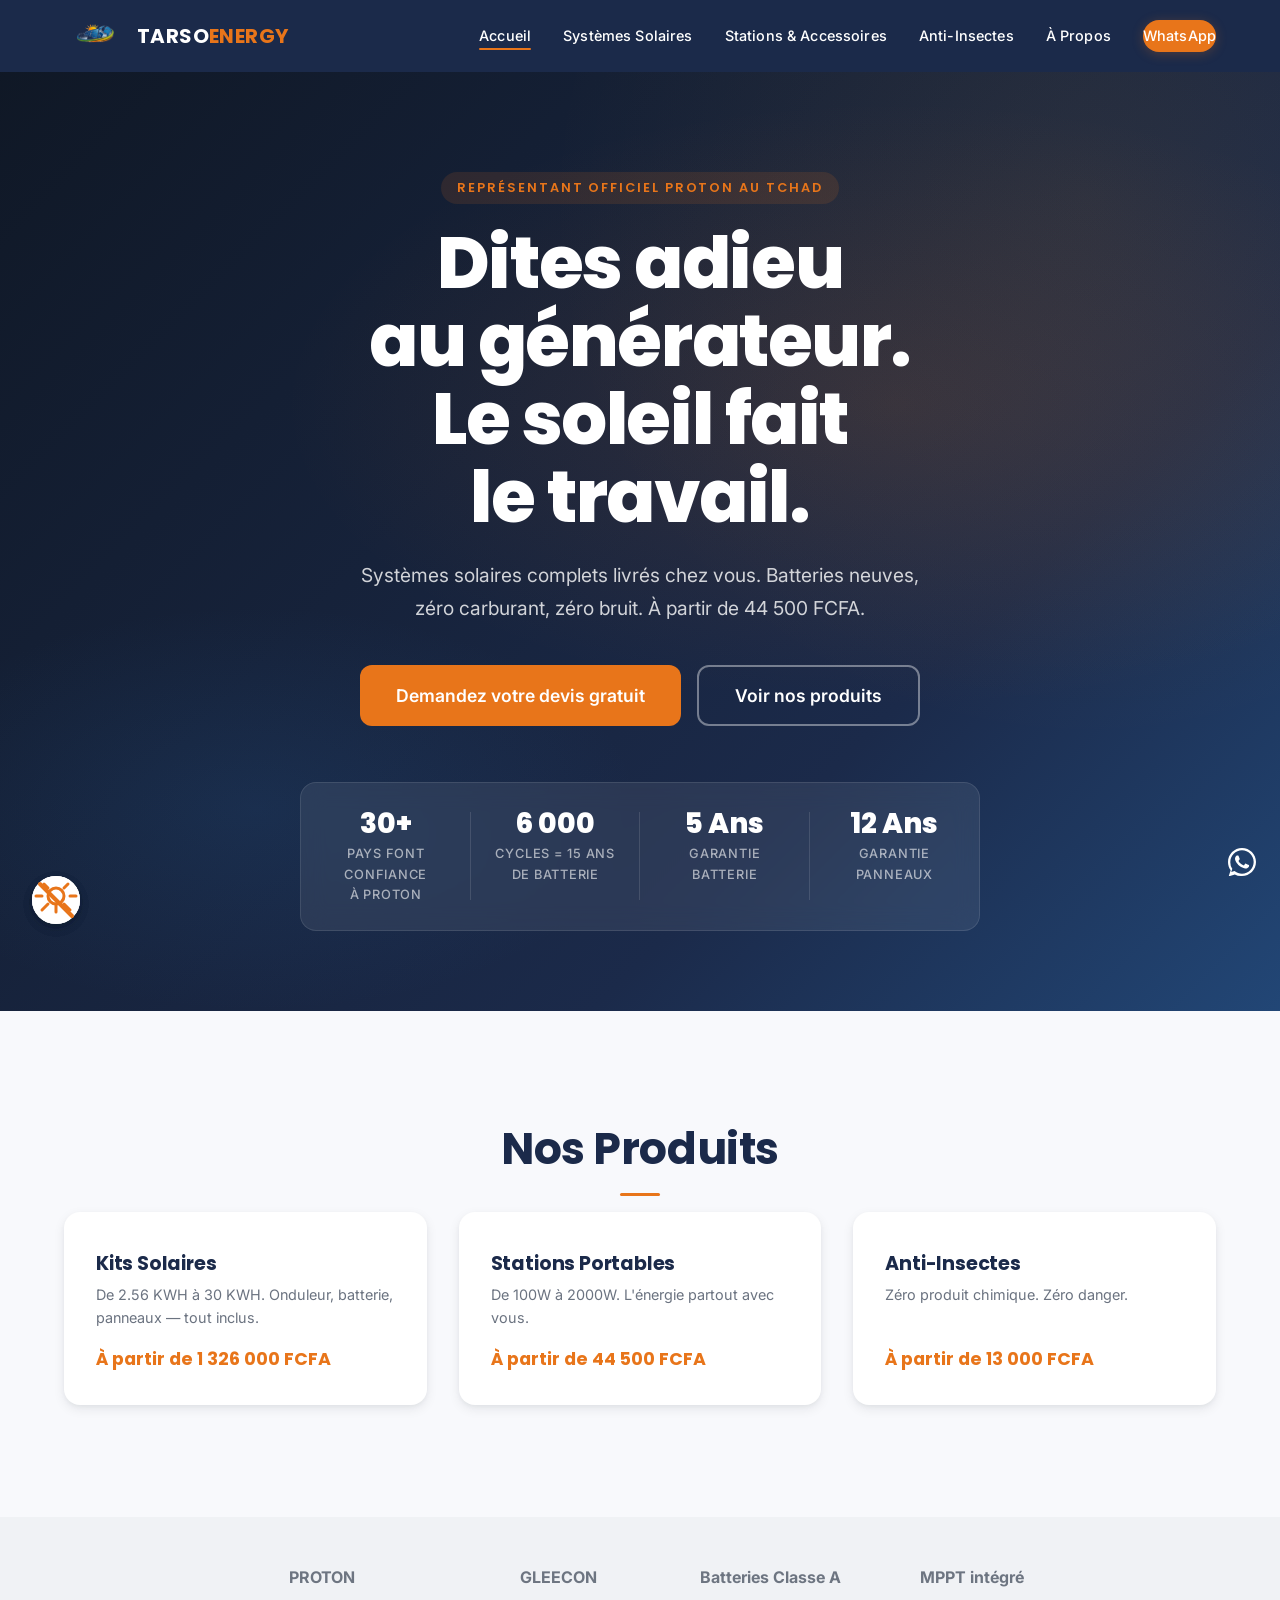
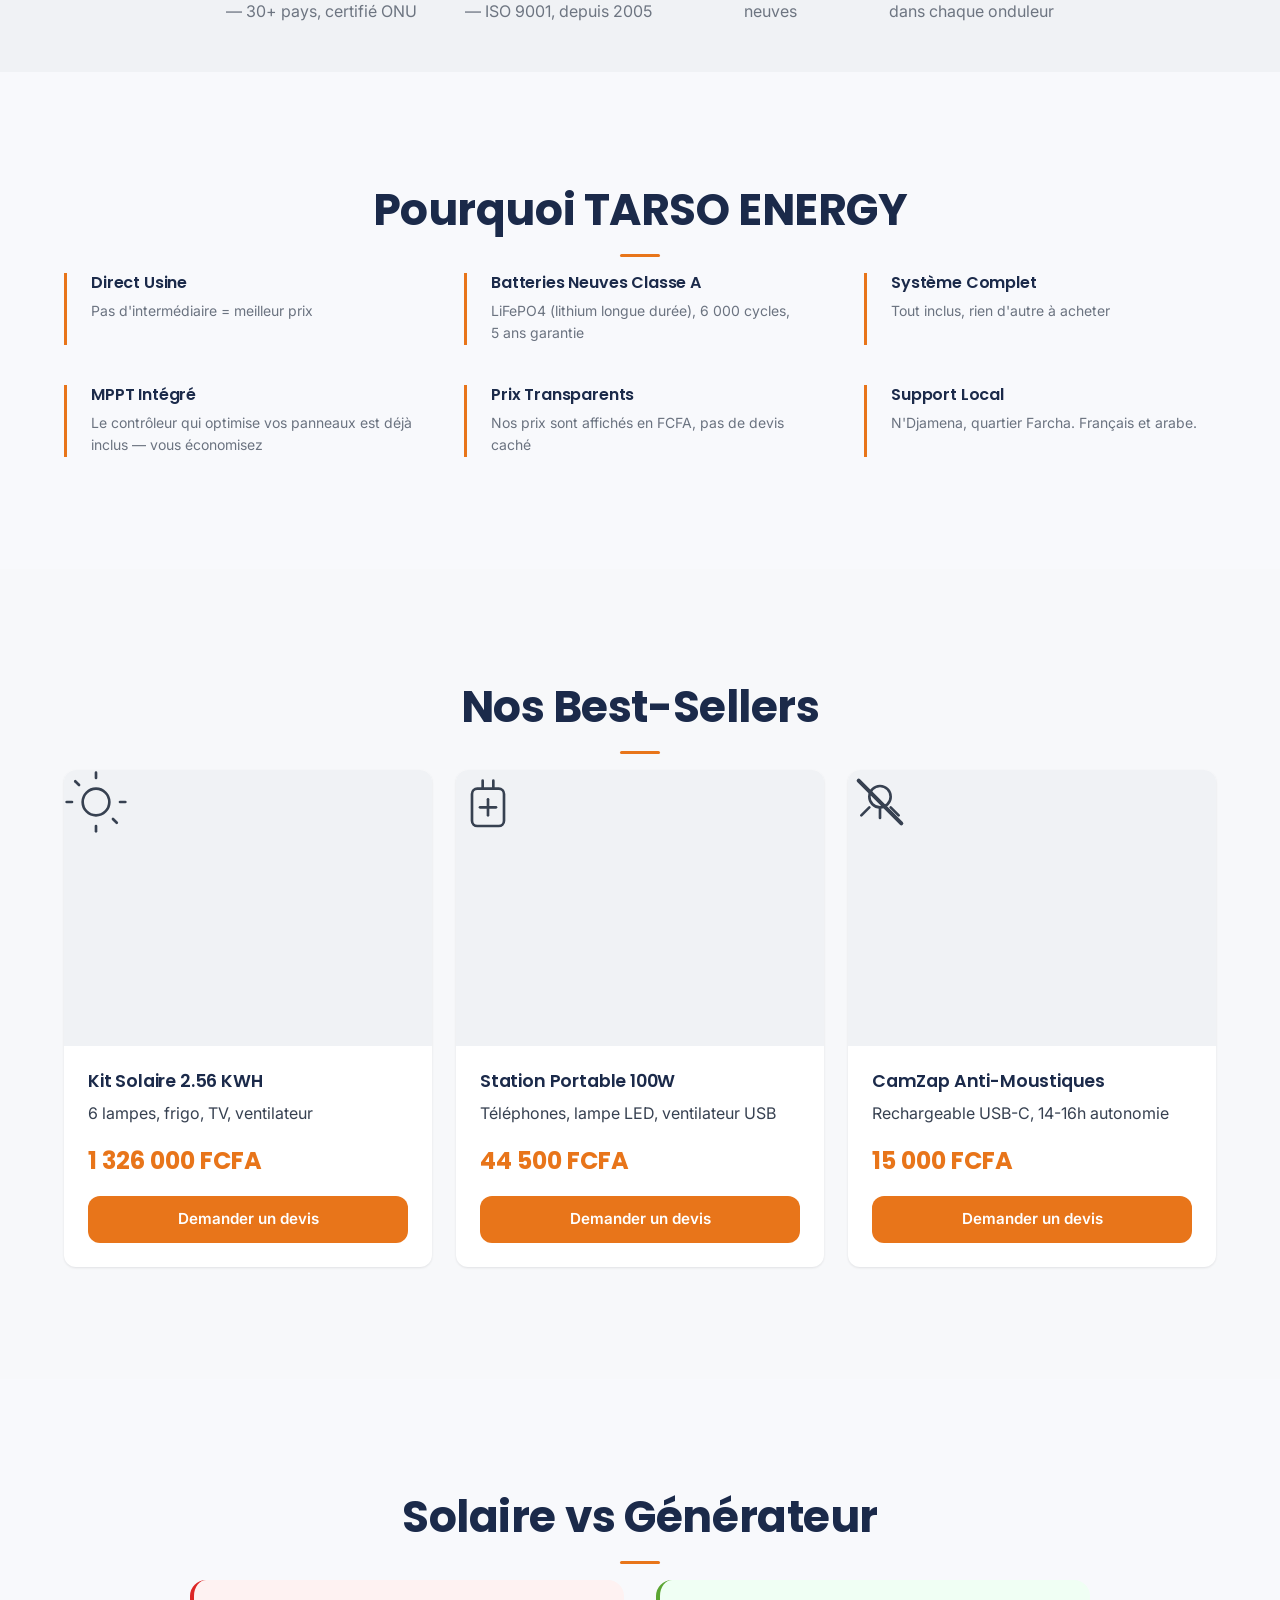
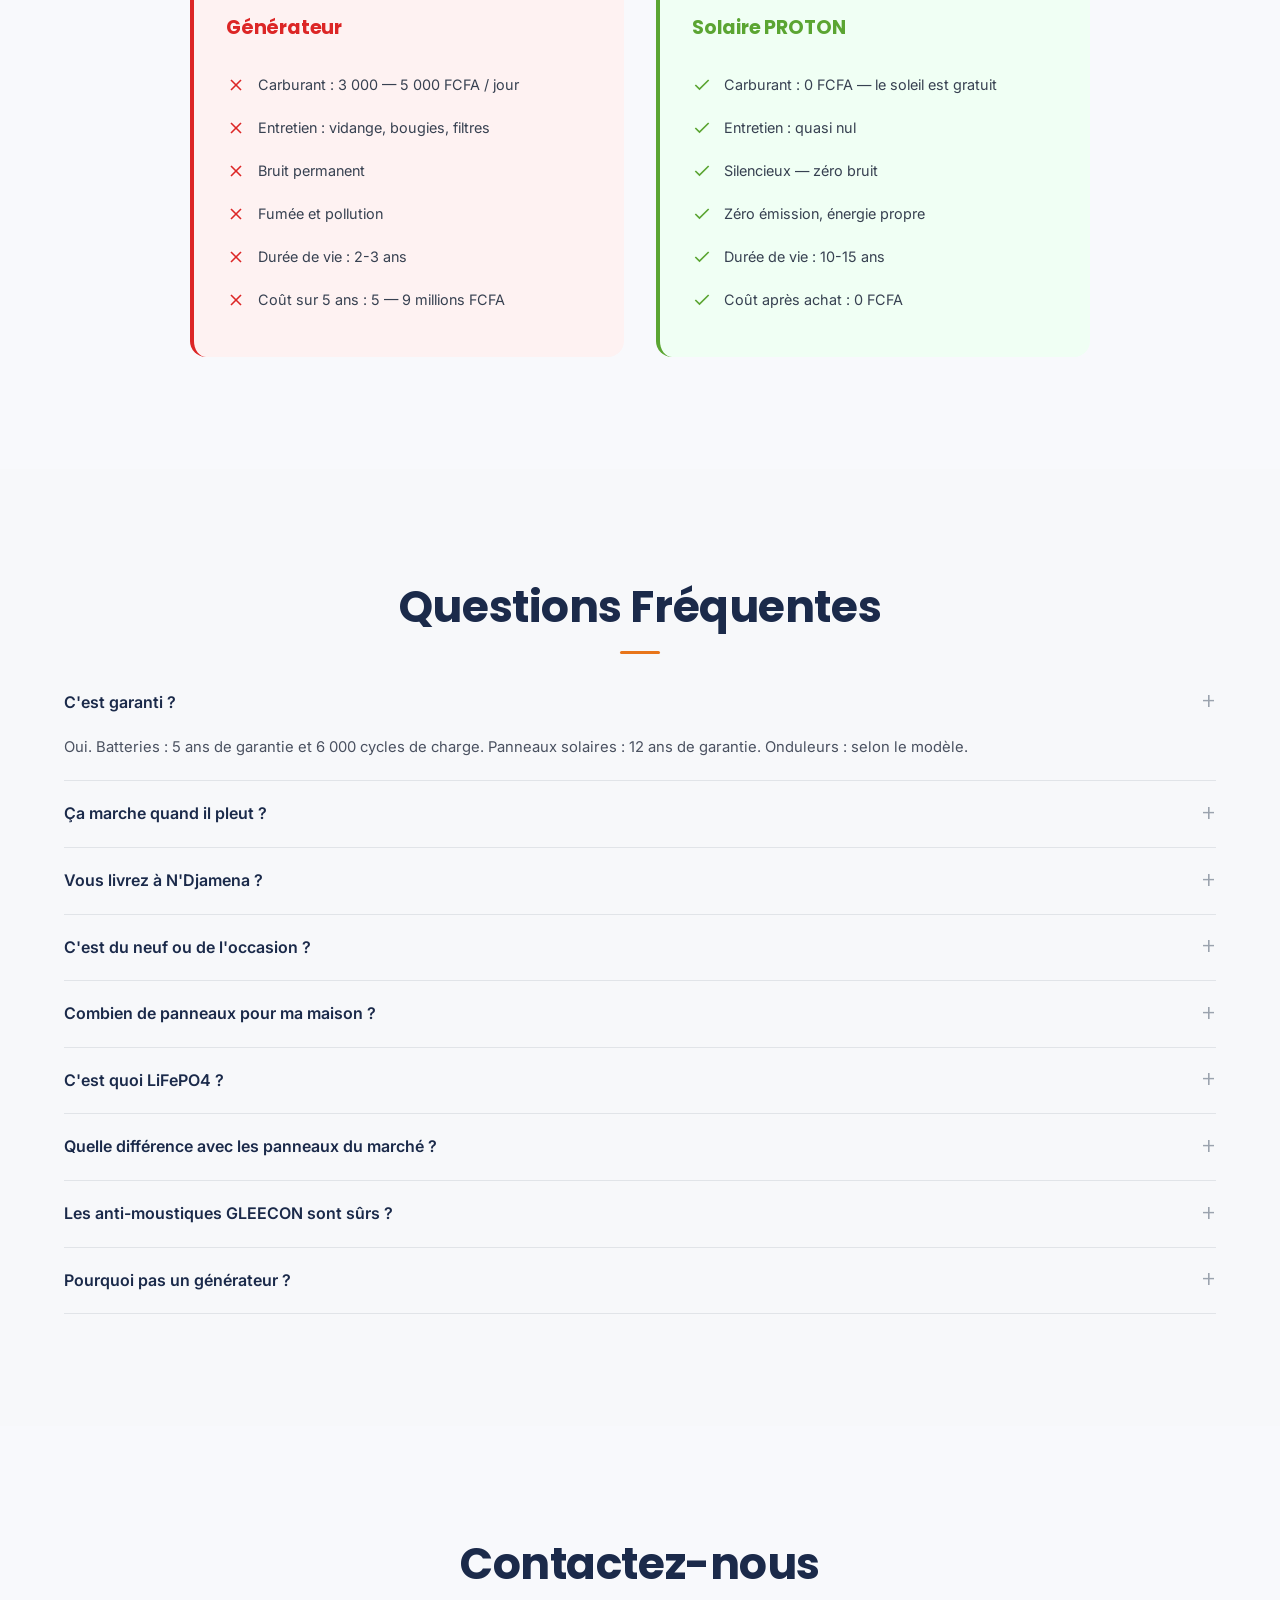
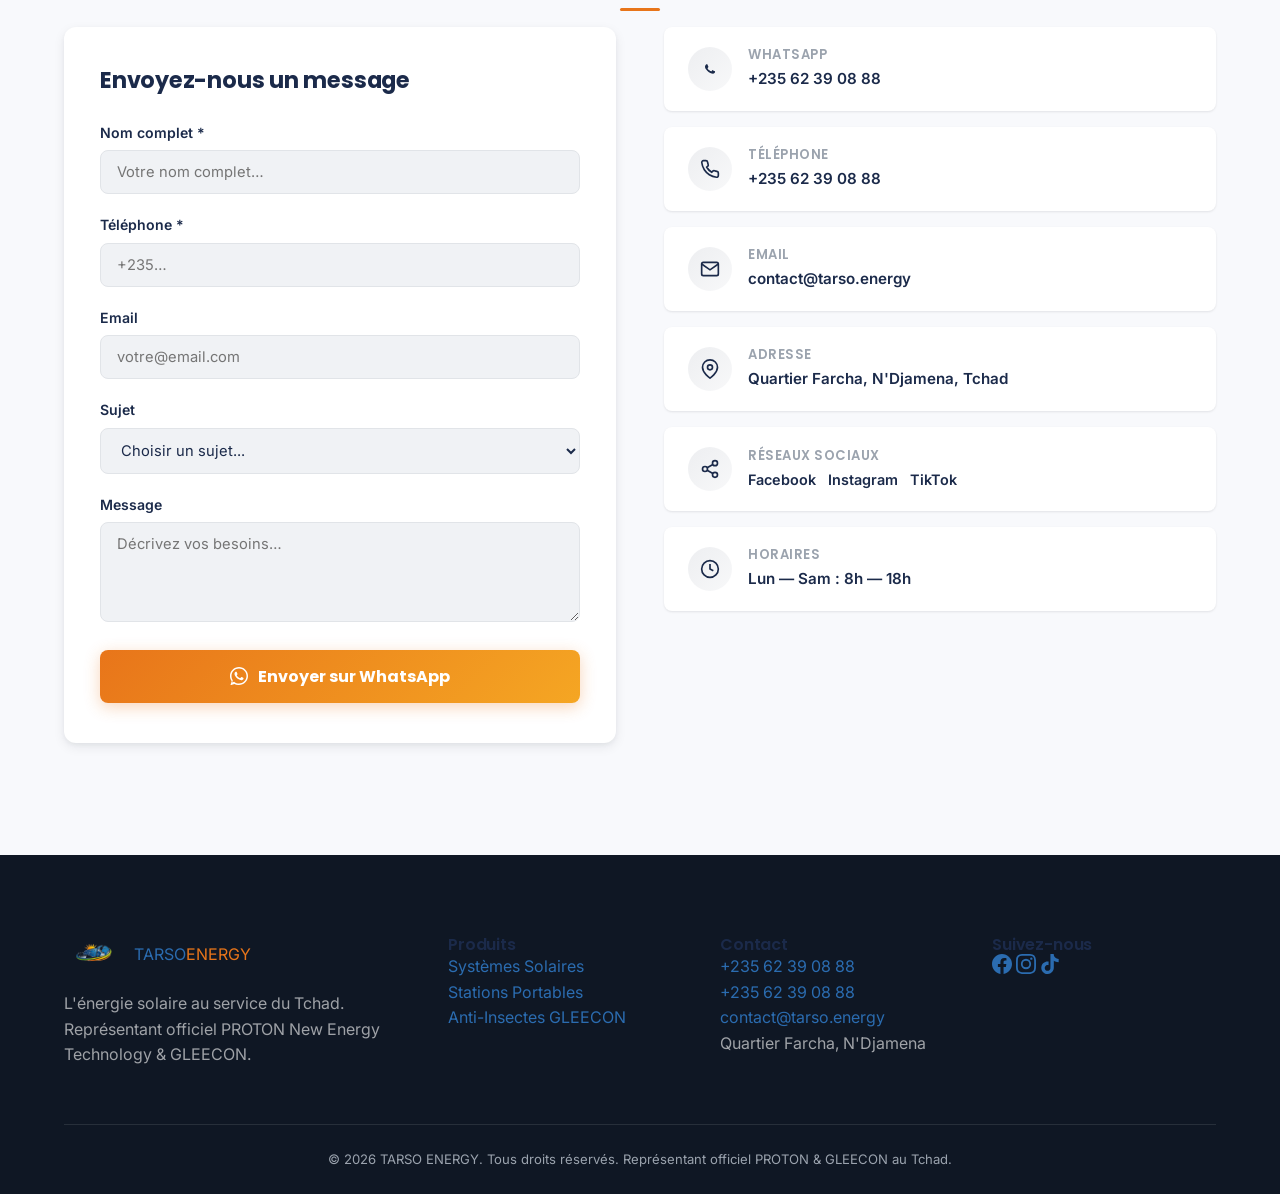
<file: website/index.html>
<!DOCTYPE html>
<html lang="fr">
<head>
  <meta charset="UTF-8">
  <meta name="viewport" content="width=device-width, initial-scale=1.0">
  <meta name="theme-color" content="#1B2A4A">
  <title>TARSO ENERGY — L'énergie solaire au service du Tchad</title>
  <meta name="description" content="Kits solaires complets, stations portables et anti-moustiques écologiques au Tchad. Direct usine PROTON. Batteries neuves LiFePO4. Prix justes en FCFA.">
  <meta property="og:title" content="TARSO ENERGY — L'énergie solaire au service du Tchad">
  <meta property="og:description" content="Kits solaires complets, stations portables et anti-moustiques écologiques au Tchad. Direct usine PROTON. Batteries neuves LiFePO4. Prix justes en FCFA.">
  <meta property="og:image" content="https://www.tarso.energy/assets/images/logo-full.jpeg">
  <meta property="og:type" content="website">
  <meta property="og:locale" content="fr_FR">
  <meta property="og:url" content="https://www.tarso.energy/">
  <link rel="canonical" href="https://www.tarso.energy/">
  <link rel="preconnect" href="https://fonts.googleapis.com">
  <link rel="preconnect" href="https://fonts.gstatic.com" crossorigin>
  <link rel="stylesheet" href="https://fonts.googleapis.com/css2?family=Inter:wght@300;400;500;600&family=Poppins:wght@400;500;600;700;800&display=swap">
  <link rel="stylesheet" href="assets/css/style.css">
  <script src="https://identity.netlify.com/v1/netlify-identity-widget.js" defer></script>
  <script type="application/ld+json">
  {
    "@context": "https://schema.org",
    "@graph": [
      {
        "@type": ["LocalBusiness", "Organization"],
        "@id": "https://www.tarso.energy/#organization",
        "name": "TARSO ENERGY",
        "legalName": "TARSO CONSULTING",
        "description": "Représentant officiel PROTON New Energy Technology et GLEECON au Tchad. Kits solaires complets, stations portables et anti-moustiques écologiques.",
        "url": "https://www.tarso.energy",
        "telephone": "+23562390888",
        "email": "contact@tarso.energy",
        "address": {
          "@type": "PostalAddress",
          "streetAddress": "Quartier Farcha",
          "addressLocality": "N'Djamena",
          "addressCountry": "TD"
        },
        "openingHours": "Mo-Sa 08:00-18:00",
        "sameAs": [
          "https://www.facebook.com/tarso.energy",
          "https://www.instagram.com/tarso.energy",
          "https://www.tiktok.com/@tarso.energy"
        ],
        "priceRange": "44500 FCFA - 5000000 FCFA",
        "image": "https://www.tarso.energy/assets/images/logo-full.jpeg",
        "logo": "https://www.tarso.energy/assets/images/logo-full.jpeg"
      },
      {
        "@type": "Product",
        "name": "Kit Solaire 2.56 KWH",
        "description": "Système solaire complet avec onduleur 3KW, batterie LiFePO4 2.56KWH et 2 panneaux 620W",
        "brand": {
          "@type": "Brand",
          "name": "PROTON"
        },
        "offers": {
          "@type": "Offer",
          "price": "1326000",
          "priceCurrency": "XAF",
          "availability": "https://schema.org/InStock",
          "url": "https://www.tarso.energy"
        },
        "image": "https://www.tarso.energy/assets/images/logo-full.jpeg"
      },
      {
        "@type": "Product",
        "name": "Station Portable 100W",
        "description": "Station d'énergie portable 100W avec batterie 97.2WH",
        "brand": {
          "@type": "Brand",
          "name": "PROTON"
        },
        "offers": {
          "@type": "Offer",
          "price": "44500",
          "priceCurrency": "XAF",
          "availability": "https://schema.org/InStock",
          "url": "https://www.tarso.energy"
        },
        "image": "https://www.tarso.energy/assets/images/logo-full.jpeg"
      },
      {
        "@type": "Product",
        "name": "CamZap Anti-Moustiques GH-7DC",
        "description": "Anti-moustiques rechargeable UV-A LED, USB-C, 14-16h autonomie, sans produit chimique",
        "brand": {
          "@type": "Brand",
          "name": "GLEECON"
        },
        "offers": {
          "@type": "Offer",
          "price": "15000",
          "priceCurrency": "XAF",
          "availability": "https://schema.org/InStock",
          "url": "https://www.tarso.energy"
        },
        "image": "https://www.tarso.energy/assets/images/logo-full.jpeg"
      },
      {
        "@type": "FAQPage",
        "@id": "https://www.tarso.energy/#faq",
        "mainEntity": [
          {
            "@type": "Question",
            "name": "Quelle est la durée de vie des batteries ?",
            "acceptedAnswer": {
              "@type": "Answer",
              "text": "Nos batteries LiFePO4 Classe A ont une durée de vie de 6 000 cycles, soit environ 15 ans d'utilisation quotidienne. Elles sont garanties 5 ans."
            }
          },
          {
            "@type": "Question",
            "name": "Le kit solaire peut alimenter quoi ?",
            "acceptedAnswer": {
              "@type": "Answer",
              "text": "Le kit 2.56 KWH peut alimenter 6 lampes, un frigo, une TV et un ventilateur. Pour climatiseur et plus, nous recommandons les systèmes 10 KWH ou 20 KWH."
            }
          },
          {
            "@type": "Question",
            "name": "Comment commander ?",
            "acceptedAnswer": {
              "@type": "Answer",
              "text": "Contactez-nous sur WhatsApp au +235 62 39 08 88. Nous vous conseillons le système adapté à vos besoins et organisons la livraison à N'Djamena."
            }
          }
        ]
      }
    ]
  }
  </script>
</head>
<body>

  <!-- Skip Link -->
  <a href="#main" class="skip-link">Aller au contenu principal</a>

  <!-- Promo Banner -->
  <div id="promoBanner" class="promo-banner" role="alert" aria-live="polite" style="display:none;"></div>

  <!-- Navigation -->
  <nav class="navbar" id="navbar" aria-label="Navigation principale">
    <div class="container">
      <a href="index.html" class="nav-logo">
        <img src="assets/images/logo-icon.png" alt="Tarso Energy" width="42" height="42">
        <span class="nav-logo-text"><span class="logo-tarso">TARSO</span><span class="logo-energy">ENERGY</span></span>
      </a>
      <button class="nav-toggle" id="hamburger" aria-label="Menu">
        <span></span><span></span><span></span>
      </button>
      <ul class="nav-links" id="navLinks">
        <li><a href="index.html" class="active">Accueil</a></li>
        <li><a href="systemes-solaires.html">Systèmes Solaires</a></li>
        <li><a href="stations-portables.html">Stations & Accessoires</a></li>
        <li><a href="anti-insectes.html">Anti-Insectes</a></li>
        <li><a href="a-propos.html">À Propos</a></li>
        <li><a href="https://wa.me/23562390888" class="nav-cta" target="_blank" rel="noopener">WhatsApp</a></li>
      </ul>
    </div>
  </nav>
  <div class="nav-overlay" id="navOverlay" role="button" tabindex="-1" aria-label="Fermer le menu"></div>

  <main id="main">

    <!-- ===================== HERO ===================== -->
    <section class="hero hero-gradient">
      <div class="container hero-content">
        <span class="hero-tag">Représentant officiel PROTON au Tchad</span>
        <h1>Dites adieu au générateur.<br>Le soleil fait le&nbsp;travail.</h1>
        <p class="hero-subtitle">Systèmes solaires complets livrés chez vous. Batteries neuves, zéro carburant, zéro bruit. À&nbsp;partir de&nbsp;44&nbsp;500&nbsp;FCFA.</p>
        <div class="hero-cta">
          <a href="https://wa.me/23562390888?text=Bonjour%2C%20je%20voudrais%20un%20devis%20pour%20un%20kit%20solaire." class="btn btn-accent btn-lg" target="_blank" rel="noopener">Demandez votre devis gratuit</a>
          <a href="#produits" class="btn btn-outline btn-lg">Voir nos produits</a>
        </div>
        <div class="hero-stats">
          <div class="hero-stat">
            <span class="hero-stat-number">30+</span>
            <span class="hero-stat-label">Pays font confiance à&nbsp;PROTON</span>
          </div>
          <div class="hero-stat">
            <span class="hero-stat-number">6&nbsp;000</span>
            <span class="hero-stat-label">Cycles = 15&nbsp;ans de batterie</span>
          </div>
          <div class="hero-stat">
            <span class="hero-stat-number">5&nbsp;Ans</span>
            <span class="hero-stat-label">Garantie batterie</span>
          </div>
          <div class="hero-stat">
            <span class="hero-stat-number">12&nbsp;Ans</span>
            <span class="hero-stat-label">Garantie panneaux</span>
          </div>
        </div>
      </div>
    </section>

    <!-- ===================== PRODUCT CATEGORIES ===================== -->
    <section class="section" id="produits">
      <div class="container">
        <h2 class="section-title">Nos Produits</h2>
        <div class="categories-grid">

          <a href="systemes-solaires.html" class="category-card">
            <div class="category-card-icon">
              <svg width="48" height="48" viewBox="0 0 24 24" fill="none" stroke="currentColor" stroke-width="1.5" stroke-linecap="round" stroke-linejoin="round" aria-hidden="true">
                <circle cx="12" cy="12" r="5"/>
                <line x1="12" y1="1" x2="12" y2="3"/>
                <line x1="12" y1="21" x2="12" y2="23"/>
                <line x1="4.22" y1="4.22" x2="5.64" y2="5.64"/>
                <line x1="18.36" y1="18.36" x2="19.78" y2="19.78"/>
                <line x1="1" y1="12" x2="3" y2="12"/>
                <line x1="21" y1="12" x2="23" y2="12"/>
                <line x1="4.22" y1="19.78" x2="5.64" y2="18.36"/>
                <line x1="18.36" y1="5.64" x2="19.78" y2="4.22"/>
              </svg>
            </div>
            <div class="category-card-body">
              <h3 class="category-card-title">Kits Solaires</h3>
              <p class="category-card-desc">De 2.56 KWH à 30 KWH. Onduleur, batterie, panneaux — tout inclus.</p>
              <span class="category-card-price">À partir de 1&nbsp;326&nbsp;000&nbsp;FCFA</span>
            </div>
          </a>

          <a href="stations-portables.html" class="category-card">
            <div class="category-card-icon">
              <svg width="48" height="48" viewBox="0 0 24 24" fill="none" stroke="currentColor" stroke-width="1.5" stroke-linecap="round" stroke-linejoin="round" aria-hidden="true">
                <rect x="6" y="7" width="12" height="14" rx="2"/>
                <line x1="10" y1="7" x2="10" y2="4"/>
                <line x1="14" y1="7" x2="14" y2="4"/>
                <line x1="10" y1="4" x2="14" y2="4"/>
                <line x1="12" y1="11" x2="12" y2="17"/>
                <line x1="9" y1="14" x2="15" y2="14"/>
              </svg>
            </div>
            <div class="category-card-body">
              <h3 class="category-card-title">Stations Portables</h3>
              <p class="category-card-desc">De 100W à 2000W. L'énergie partout avec vous.</p>
              <span class="category-card-price">À partir de 44&nbsp;500&nbsp;FCFA</span>
            </div>
          </a>

          <a href="anti-insectes.html" class="category-card">
            <div class="category-card-icon">
              <svg width="48" height="48" viewBox="0 0 24 24" fill="none" stroke="currentColor" stroke-width="1.5" stroke-linecap="round" stroke-linejoin="round" aria-hidden="true">
                <circle cx="12" cy="10" r="4"/>
                <path d="M12 14v4"/>
                <path d="M8 6l-2-2"/>
                <path d="M16 6l2-2"/>
                <path d="M8 14l-3 3"/>
                <path d="M16 14l3 3"/>
                <path d="M5 10H2"/>
                <path d="M22 10h-3"/>
                <line x1="4" y1="4" x2="20" y2="20" stroke-width="2"/>
              </svg>
            </div>
            <div class="category-card-body">
              <h3 class="category-card-title">Anti-Insectes</h3>
              <p class="category-card-desc">Zéro produit chimique. Zéro danger.</p>
              <span class="category-card-price">À partir de 13&nbsp;000&nbsp;FCFA</span>
            </div>
          </a>

        </div>
      </div>
    </section>

    <!-- ===================== TRUST BAR ===================== -->
    <section class="trust-bar">
      <div class="container">
        <div class="trust-bar-inner">
          <div class="trust-item">
            <strong>PROTON</strong> — 30+ pays, certifié ONU
          </div>
          <div class="trust-item">
            <strong>GLEECON</strong> — ISO 9001, depuis 2005
          </div>
          <div class="trust-item">
            <strong>Batteries Classe A</strong> neuves
          </div>
          <div class="trust-item">
            <strong>MPPT intégré</strong> dans chaque onduleur
          </div>
        </div>
      </div>
    </section>

    <!-- ===================== POURQUOI TARSO ENERGY ===================== -->
    <section class="section">
      <div class="container">
        <h2 class="section-title">Pourquoi TARSO ENERGY</h2>
        <div class="advantages-grid">

          <div class="advantage-item">
            <h3 class="advantage-title">Direct Usine</h3>
            <p class="advantage-desc">Pas d'intermédiaire = meilleur prix</p>
          </div>

          <div class="advantage-item">
            <h3 class="advantage-title">Batteries Neuves Classe A</h3>
            <p class="advantage-desc">LiFePO4 (lithium longue durée), 6&nbsp;000 cycles, 5&nbsp;ans garantie</p>
          </div>

          <div class="advantage-item">
            <h3 class="advantage-title">Système Complet</h3>
            <p class="advantage-desc">Tout inclus, rien d'autre à acheter</p>
          </div>

          <div class="advantage-item">
            <h3 class="advantage-title">MPPT Intégré</h3>
            <p class="advantage-desc">Le contrôleur qui optimise vos panneaux est déjà inclus — vous économisez</p>
          </div>

          <div class="advantage-item">
            <h3 class="advantage-title">Prix Transparents</h3>
            <p class="advantage-desc">Nos prix sont affichés en FCFA, pas de devis caché</p>
          </div>

          <div class="advantage-item">
            <h3 class="advantage-title">Support Local</h3>
            <p class="advantage-desc">N'Djamena, quartier Farcha. Français et arabe.</p>
          </div>

        </div>
      </div>
    </section>

    <!-- ===================== BEST-SELLERS ===================== -->
    <section class="section section-alt">
      <div class="container">
        <h2 class="section-title">Nos Best-Sellers</h2>
        <div class="products-grid">

          <div class="product-card">
            <div class="product-badge">Populaire</div>
            <div class="product-image">
              <svg width="64" height="64" viewBox="0 0 24 24" fill="none" stroke="currentColor" stroke-width="1" aria-hidden="true" stroke-linecap="round" stroke-linejoin="round">
                <circle cx="12" cy="12" r="5"/>
                <line x1="12" y1="1" x2="12" y2="3"/>
                <line x1="12" y1="21" x2="12" y2="23"/>
                <line x1="4.22" y1="4.22" x2="5.64" y2="5.64"/>
                <line x1="18.36" y1="18.36" x2="19.78" y2="19.78"/>
                <line x1="1" y1="12" x2="3" y2="12"/>
                <line x1="21" y1="12" x2="23" y2="12"/>
              </svg>
            </div>
            <div class="product-body">
              <h3 class="product-name">Kit Solaire 2.56 KWH</h3>
              <p class="product-desc">6 lampes, frigo, TV, ventilateur</p>
              <p class="product-price">1 326 000 FCFA</p>
              <a href="https://wa.me/23562390888?text=Bonjour%2C%20je%20suis%20int%C3%A9ress%C3%A9%20par%20le%20Kit%20Solaire%202.56%20KWH" class="btn btn-accent" target="_blank" rel="noopener">Demander un devis</a>
            </div>
          </div>

          <div class="product-card">
            <div class="product-badge">Compact</div>
            <div class="product-image">
              <svg width="64" height="64" viewBox="0 0 24 24" fill="none" stroke="currentColor" stroke-width="1" aria-hidden="true" stroke-linecap="round" stroke-linejoin="round">
                <rect x="6" y="7" width="12" height="14" rx="2"/>
                <line x1="10" y1="7" x2="10" y2="4"/>
                <line x1="14" y1="7" x2="14" y2="4"/>
                <line x1="12" y1="11" x2="12" y2="17"/>
                <line x1="9" y1="14" x2="15" y2="14"/>
              </svg>
            </div>
            <div class="product-body">
              <h3 class="product-name">Station Portable 100W</h3>
              <p class="product-desc">Téléphones, lampe LED, ventilateur USB</p>
              <p class="product-price">44 500 FCFA</p>
              <a href="https://wa.me/23562390888?text=Bonjour%2C%20je%20suis%20int%C3%A9ress%C3%A9%20par%20la%20Station%20Portable%20100W" class="btn btn-accent" target="_blank" rel="noopener">Demander un devis</a>
            </div>
          </div>

          <div class="product-card">
            <div class="product-badge">Écologique</div>
            <div class="product-image">
              <svg width="64" height="64" viewBox="0 0 24 24" fill="none" stroke="currentColor" stroke-width="1" aria-hidden="true" stroke-linecap="round" stroke-linejoin="round">
                <circle cx="12" cy="10" r="4"/>
                <path d="M12 14v4"/>
                <path d="M8 14l-3 3"/>
                <path d="M16 14l3 3"/>
                <line x1="4" y1="4" x2="20" y2="20" stroke-width="1.5"/>
              </svg>
            </div>
            <div class="product-body">
              <h3 class="product-name">CamZap Anti-Moustiques</h3>
              <p class="product-desc">Rechargeable USB-C, 14-16h autonomie</p>
              <p class="product-price">15 000 FCFA</p>
              <a href="https://wa.me/23562390888?text=Bonjour%2C%20je%20suis%20int%C3%A9ress%C3%A9%20par%20le%20CamZap%20Anti-Moustiques" class="btn btn-accent" target="_blank" rel="noopener">Demander un devis</a>
            </div>
          </div>

        </div>
      </div>
    </section>

    <!-- ===================== SOLAIRE VS GENERATEUR ===================== -->
    <section class="section">
      <div class="container">
        <h2 class="section-title">Solaire vs Générateur</h2>
        <div class="comparison-grid">

          <div class="comparison-card comparison-card--generator">
            <h3 class="comparison-card-title">Générateur</h3>
            <div class="comparison-item">
              <span class="comparison-item-icon"><svg width="20" height="20" viewBox="0 0 24 24" fill="none" stroke="currentColor" stroke-width="2" aria-hidden="true"><line x1="18" y1="6" x2="6" y2="18"/><line x1="6" y1="6" x2="18" y2="18"/></svg></span>
              Carburant : 3&nbsp;000 — 5&nbsp;000&nbsp;FCFA / jour
            </div>
            <div class="comparison-item">
              <span class="comparison-item-icon"><svg width="20" height="20" viewBox="0 0 24 24" fill="none" stroke="currentColor" stroke-width="2" aria-hidden="true"><line x1="18" y1="6" x2="6" y2="18"/><line x1="6" y1="6" x2="18" y2="18"/></svg></span>
              Entretien : vidange, bougies, filtres
            </div>
            <div class="comparison-item">
              <span class="comparison-item-icon"><svg width="20" height="20" viewBox="0 0 24 24" fill="none" stroke="currentColor" stroke-width="2" aria-hidden="true"><line x1="18" y1="6" x2="6" y2="18"/><line x1="6" y1="6" x2="18" y2="18"/></svg></span>
              Bruit permanent
            </div>
            <div class="comparison-item">
              <span class="comparison-item-icon"><svg width="20" height="20" viewBox="0 0 24 24" fill="none" stroke="currentColor" stroke-width="2" aria-hidden="true"><line x1="18" y1="6" x2="6" y2="18"/><line x1="6" y1="6" x2="18" y2="18"/></svg></span>
              Fumée et pollution
            </div>
            <div class="comparison-item">
              <span class="comparison-item-icon"><svg width="20" height="20" viewBox="0 0 24 24" fill="none" stroke="currentColor" stroke-width="2" aria-hidden="true"><line x1="18" y1="6" x2="6" y2="18"/><line x1="6" y1="6" x2="18" y2="18"/></svg></span>
              Durée de vie : 2-3 ans
            </div>
            <div class="comparison-item">
              <span class="comparison-item-icon"><svg width="20" height="20" viewBox="0 0 24 24" fill="none" stroke="currentColor" stroke-width="2" aria-hidden="true"><line x1="18" y1="6" x2="6" y2="18"/><line x1="6" y1="6" x2="18" y2="18"/></svg></span>
              Coût sur 5&nbsp;ans : 5 — 9&nbsp;millions&nbsp;FCFA
            </div>
          </div>

          <div class="comparison-card comparison-card--solar">
            <h3 class="comparison-card-title">Solaire PROTON</h3>
            <div class="comparison-item">
              <span class="comparison-item-icon"><svg width="20" height="20" viewBox="0 0 24 24" fill="none" stroke="currentColor" stroke-width="2" aria-hidden="true"><polyline points="20 6 9 17 4 12"/></svg></span>
              Carburant : 0&nbsp;FCFA — le soleil est gratuit
            </div>
            <div class="comparison-item">
              <span class="comparison-item-icon"><svg width="20" height="20" viewBox="0 0 24 24" fill="none" stroke="currentColor" stroke-width="2" aria-hidden="true"><polyline points="20 6 9 17 4 12"/></svg></span>
              Entretien : quasi nul
            </div>
            <div class="comparison-item">
              <span class="comparison-item-icon"><svg width="20" height="20" viewBox="0 0 24 24" fill="none" stroke="currentColor" stroke-width="2" aria-hidden="true"><polyline points="20 6 9 17 4 12"/></svg></span>
              Silencieux — zéro bruit
            </div>
            <div class="comparison-item">
              <span class="comparison-item-icon"><svg width="20" height="20" viewBox="0 0 24 24" fill="none" stroke="currentColor" stroke-width="2" aria-hidden="true"><polyline points="20 6 9 17 4 12"/></svg></span>
              Zéro émission, énergie propre
            </div>
            <div class="comparison-item">
              <span class="comparison-item-icon"><svg width="20" height="20" viewBox="0 0 24 24" fill="none" stroke="currentColor" stroke-width="2" aria-hidden="true"><polyline points="20 6 9 17 4 12"/></svg></span>
              Durée de vie : 10-15 ans
            </div>
            <div class="comparison-item">
              <span class="comparison-item-icon"><svg width="20" height="20" viewBox="0 0 24 24" fill="none" stroke="currentColor" stroke-width="2" aria-hidden="true"><polyline points="20 6 9 17 4 12"/></svg></span>
              Coût après achat : 0&nbsp;FCFA
            </div>
          </div>

        </div>
      </div>
    </section>

    <!-- ===================== TESTIMONIALS ===================== -->
    <section class="section" id="temoignages">
      <div class="container">
        <h2 class="section-title">Ce que disent nos clients</h2>
        <div id="testimonialsContainer" class="testimonials-grid"></div>
      </div>
    </section>

    <!-- ===================== FAQ ===================== -->
    <section class="section section-alt">
      <div class="container">
        <h2 class="section-title">Questions Fréquentes</h2>
        <div id="faqContainer" class="faq-container">
          <div class="skeleton-block"></div>
          <div class="skeleton-block"></div>
          <div class="skeleton-block"></div>
        </div>
      </div>
    </section>

    <!-- ===================== CONTACT ===================== -->
    <section class="section" id="contact">
      <div class="container">
        <h2 class="section-title">Contactez-nous</h2>
        <div class="ap-contact-grid">

          <!-- Form -->
          <div class="ap-form">
            <h3>Envoyez-nous un message</h3>
            <form id="contactForm">
              <div class="ap-form-group">
                <label for="contactName">Nom complet *</label>
                <input type="text" id="contactName" name="name" required placeholder="Votre nom complet…" autocomplete="name">
              </div>
              <div class="ap-form-group">
                <label for="contactPhone">Téléphone *</label>
                <input type="tel" id="contactPhone" name="phone" required placeholder="+235…" autocomplete="tel">
              </div>
              <div class="ap-form-group">
                <label for="contactEmail">Email</label>
                <input type="email" id="contactEmail" name="email" placeholder="votre@email.com" autocomplete="email" spellcheck="false">
              </div>
              <div class="ap-form-group">
                <label for="contactSubject">Sujet</label>
                <select id="contactSubject" name="subject">
                  <option value="">Choisir un sujet...</option>
                  <option value="prix">Demande de prix</option>
                  <option value="technique">Question technique</option>
                  <option value="commande">Commande</option>
                  <option value="partenariat">Partenariat</option>
                  <option value="autre">Autre</option>
                </select>
              </div>
              <div class="ap-form-group">
                <label for="contactMessage">Message</label>
                <textarea id="contactMessage" name="message" rows="4" placeholder="Décrivez vos besoins…"></textarea>
              </div>
              <button type="submit" class="ap-form-submit">
                <svg viewBox="0 0 24 24" width="18" height="18" fill="currentColor" aria-hidden="true"><path d="M17.472 14.382c-.297-.149-1.758-.867-2.03-.967-.273-.099-.471-.148-.67.15-.197.297-.767.966-.94 1.164-.173.199-.347.223-.644.075-.297-.15-1.255-.463-2.39-1.475-.883-.788-1.48-1.761-1.653-2.059-.173-.297-.018-.458.13-.606.134-.133.298-.347.446-.52.149-.174.198-.298.298-.497.099-.198.05-.371-.025-.52-.075-.149-.669-1.612-.916-2.207-.242-.579-.487-.5-.669-.51-.173-.008-.371-.01-.57-.01-.198 0-.52.074-.792.372-.272.297-1.04 1.016-1.04 2.479 0 1.462 1.065 2.875 1.213 3.074.149.198 2.096 3.2 5.077 4.487.709.306 1.262.489 1.694.625.712.227 1.36.195 1.871.118.571-.085 1.758-.719 2.006-1.413.248-.694.248-1.289.173-1.413-.074-.124-.272-.198-.57-.347z"/><path d="M12 0C5.373 0 0 5.373 0 12c0 2.625.846 5.059 2.284 7.034L.789 23.492a.5.5 0 00.611.611l4.458-1.495A11.944 11.944 0 0012 24c6.627 0 12-5.373 12-12S18.627 0 12 0zm0 22c-2.291 0-4.405-.763-6.103-2.048l-.427-.322-2.645.887.887-2.645-.322-.427A9.935 9.935 0 012 12C2 6.477 6.477 2 12 2s10 4.477 10 10-4.477 10-10 10z"/></svg>
                Envoyer sur WhatsApp
              </button>
            </form>
          </div>

          <!-- Info Cards -->
          <div class="ap-info-cards">
            <div class="ap-info-card">
              <div class="ap-info-icon">
                <svg viewBox="0 0 24 24" width="20" height="20" fill="currentColor" aria-hidden="true"><path d="M17.472 14.382c-.297-.149-1.758-.867-2.03-.967-.273-.099-.471-.148-.67.15-.197.297-.767.966-.94 1.164-.173.199-.347.223-.644.075-.297-.15-1.255-.463-2.39-1.475-.883-.788-1.48-1.761-1.653-2.059-.173-.297-.018-.458.13-.606.134-.133.298-.347.446-.52.149-.174.198-.298.298-.497.099-.198.05-.371-.025-.52-.075-.149-.669-1.612-.916-2.207-.242-.579-.487-.5-.669-.51-.173-.008-.371-.01-.57-.01-.198 0-.52.074-.792.372-.272.297-1.04 1.016-1.04 2.479 0 1.462 1.065 2.875 1.213 3.074.149.198 2.096 3.2 5.077 4.487.709.306 1.262.489 1.694.625.712.227 1.36.195 1.871.118.571-.085 1.758-.719 2.006-1.413.248-.694.248-1.289.173-1.413-.074-.124-.272-.198-.57-.347z"/></svg>
              </div>
              <div>
                <h4>WhatsApp</h4>
                <p><a href="https://wa.me/23562390888" target="_blank">+235 62 39 08 88</a></p>
              </div>
            </div>
            <div class="ap-info-card">
              <div class="ap-info-icon">
                <svg viewBox="0 0 24 24" width="20" height="20" fill="none" stroke="currentColor" stroke-width="2" aria-hidden="true"><path d="M22 16.92v3a2 2 0 01-2.18 2 19.79 19.79 0 01-8.63-3.07 19.5 19.5 0 01-6-6 19.79 19.79 0 01-3.07-8.67A2 2 0 014.11 2h3a2 2 0 012 1.72c.127.96.361 1.903.7 2.81a2 2 0 01-.45 2.11L8.09 9.91a16 16 0 006 6l1.27-1.27a2 2 0 012.11-.45c.907.339 1.85.573 2.81.7A2 2 0 0122 16.92z"/></svg>
              </div>
              <div>
                <h4>Téléphone</h4>
                <p><a href="tel:+23562390888">+235 62 39 08 88</a></p>
              </div>
            </div>
            <div class="ap-info-card">
              <div class="ap-info-icon">
                <svg viewBox="0 0 24 24" width="20" height="20" fill="none" stroke="currentColor" stroke-width="2" aria-hidden="true"><path d="M4 4h16c1.1 0 2 .9 2 2v12c0 1.1-.9 2-2 2H4c-1.1 0-2-.9-2-2V6c0-1.1.9-2 2-2z"/><polyline points="22,6 12,13 2,6"/></svg>
              </div>
              <div>
                <h4>Email</h4>
                <p><a href="mailto:contact@tarso.energy">contact@tarso.energy</a></p>
              </div>
            </div>
            <div class="ap-info-card">
              <div class="ap-info-icon">
                <svg viewBox="0 0 24 24" width="20" height="20" fill="none" stroke="currentColor" stroke-width="2" aria-hidden="true"><path d="M21 10c0 7-9 13-9 13s-9-6-9-13a9 9 0 0118 0z"/><circle cx="12" cy="10" r="3"/></svg>
              </div>
              <div>
                <h4>Adresse</h4>
                <p>Quartier Farcha, N'Djamena, Tchad</p>
              </div>
            </div>
            <div class="ap-info-card">
              <div class="ap-info-icon">
                <svg viewBox="0 0 24 24" width="20" height="20" fill="none" stroke="currentColor" stroke-width="2" aria-hidden="true"><circle cx="18" cy="5" r="3"/><circle cx="6" cy="12" r="3"/><circle cx="18" cy="19" r="3"/><line x1="8.59" y1="13.51" x2="15.42" y2="17.49"/><line x1="15.41" y1="6.51" x2="8.59" y2="10.49"/></svg>
              </div>
              <div>
                <h4>Réseaux sociaux</h4>
                <div class="social-links">
                  <a href="https://www.facebook.com/tarso.energy" target="_blank">Facebook</a>
                  <a href="https://www.instagram.com/tarso.energy" target="_blank">Instagram</a>
                  <a href="https://www.tiktok.com/@tarso.energy" target="_blank">TikTok</a>
                </div>
              </div>
            </div>
            <div class="ap-info-card">
              <div class="ap-info-icon">
                <svg viewBox="0 0 24 24" width="20" height="20" fill="none" stroke="currentColor" stroke-width="2" aria-hidden="true"><circle cx="12" cy="12" r="10"/><polyline points="12 6 12 12 16 14"/></svg>
              </div>
              <div>
                <h4>Horaires</h4>
                <p>Lun — Sam : 8h — 18h</p>
              </div>
            </div>
          </div>

        </div>
      </div>
    </section>

  </main>

  <!-- Footer -->
  <footer class="footer">
    <div class="container">
      <div class="footer-grid">
        <div class="footer-col footer-brand">
          <a href="index.html" class="footer-logo">
            <img src="assets/images/logo-icon.png" alt="Tarso Energy" width="42" height="42">
            <span>TARSO<span style="color:var(--color-accent)">ENERGY</span></span>
          </a>
          <p>L'énergie solaire au service du Tchad. Représentant officiel PROTON New Energy Technology & GLEECON.</p>
        </div>
        <div class="footer-col">
          <h4>Produits</h4>
          <ul>
            <li><a href="systemes-solaires.html">Systèmes Solaires</a></li>
            <li><a href="stations-portables.html">Stations Portables</a></li>
            <li><a href="anti-insectes.html">Anti-Insectes GLEECON</a></li>
          </ul>
        </div>
        <div class="footer-col">
          <h4>Contact</h4>
          <ul>
            <li><a href="https://wa.me/23562390888">+235 62 39 08 88</a></li>
            <li><a href="tel:+23562390888">+235 62 39 08 88</a></li>
            <li><a href="mailto:contact@tarso.energy">contact@tarso.energy</a></li>
            <li>Quartier Farcha, N'Djamena</li>
          </ul>
        </div>
        <div class="footer-col">
          <h4>Suivez-nous</h4>
          <div class="social-links">
            <a href="https://www.facebook.com/tarso.energy" target="_blank" rel="noopener" aria-label="Facebook" class="social-link">
              <svg width="20" height="20" viewBox="0 0 24 24" fill="currentColor"><path d="M24 12.073c0-6.627-5.373-12-12-12s-12 5.373-12 12c0 5.99 4.388 10.954 10.125 11.854v-8.385H7.078v-3.47h3.047V9.43c0-3.007 1.792-4.669 4.533-4.669 1.312 0 2.686.235 2.686.235v2.953H15.83c-1.491 0-1.956.925-1.956 1.874v2.25h3.328l-.532 3.47h-2.796v8.385C19.612 23.027 24 18.062 24 12.073z"/></svg>
            </a>
            <a href="https://www.instagram.com/tarso.energy" target="_blank" rel="noopener" aria-label="Instagram" class="social-link">
              <svg width="20" height="20" viewBox="0 0 24 24" fill="currentColor"><path d="M12 2.163c3.204 0 3.584.012 4.85.07 3.252.148 4.771 1.691 4.919 4.919.058 1.265.069 1.645.069 4.849 0 3.205-.012 3.584-.069 4.849-.149 3.225-1.664 4.771-4.919 4.919-1.266.058-1.644.07-4.85.07-3.204 0-3.584-.012-4.849-.07-3.26-.149-4.771-1.699-4.919-4.92-.058-1.265-.07-1.644-.07-4.849 0-3.204.013-3.583.07-4.849.149-3.227 1.664-4.771 4.919-4.919 1.266-.057 1.645-.069 4.849-.069zM12 0C8.741 0 8.333.014 7.053.072 2.695.272.273 2.69.073 7.052.014 8.333 0 8.741 0 12c0 3.259.014 3.668.072 4.948.2 4.358 2.618 6.78 6.98 6.98C8.333 23.986 8.741 24 12 24c3.259 0 3.668-.014 4.948-.072 4.354-.2 6.782-2.618 6.979-6.98.059-1.28.073-1.689.073-4.948 0-3.259-.014-3.667-.072-4.947-.196-4.354-2.617-6.78-6.979-6.98C15.668.014 15.259 0 12 0zm0 5.838a6.162 6.162 0 100 12.324 6.162 6.162 0 000-12.324zM12 16a4 4 0 110-8 4 4 0 010 8zm6.406-11.845a1.44 1.44 0 100 2.881 1.44 1.44 0 000-2.881z"/></svg>
            </a>
            <a href="https://www.tiktok.com/@tarso.energy" target="_blank" rel="noopener" aria-label="TikTok" class="social-link">
              <svg width="20" height="20" viewBox="0 0 24 24" fill="currentColor"><path d="M12.525.02c1.31-.02 2.61-.01 3.91-.02.08 1.53.63 3.09 1.75 4.17 1.12 1.11 2.7 1.62 4.24 1.79v4.03c-1.44-.05-2.89-.35-4.2-.97-.57-.26-1.1-.59-1.62-.93-.01 2.92.01 5.84-.02 8.75-.08 1.4-.54 2.79-1.35 3.94-1.31 1.92-3.58 3.17-5.91 3.21-1.43.08-2.86-.31-4.08-1.03-2.02-1.19-3.44-3.37-3.65-5.71-.02-.5-.03-1-.01-1.49.18-1.9 1.12-3.72 2.58-4.96 1.66-1.44 3.98-2.13 6.15-1.72.02 1.48-.04 2.96-.04 4.44-.99-.32-2.15-.23-3.02.37-.63.41-1.11 1.04-1.36 1.75-.21.51-.15 1.07-.14 1.61.24 1.64 1.82 3.02 3.5 2.87 1.12-.01 2.19-.66 2.77-1.61.19-.33.4-.67.41-1.06.1-1.79.06-3.57.07-5.36.01-4.03-.01-8.05.02-12.07z"/></svg>
            </a>
          </div>
        </div>
      </div>
      <div class="footer-bottom">
        <p>&copy; 2026 TARSO ENERGY. Tous droits réservés. Représentant officiel PROTON & GLEECON au Tchad.</p>
      </div>
    </div>
  </footer>

  <!-- WhatsApp Float -->
  <a href="https://wa.me/23562390888" class="whatsapp-float" target="_blank" rel="noopener" aria-label="Contactez-nous sur WhatsApp">
    <svg viewBox="0 0 24 24" width="28" height="28" fill="white"><path d="M17.472 14.382c-.297-.149-1.758-.867-2.03-.967-.273-.099-.471-.148-.67.15-.197.297-.767.966-.94 1.164-.173.199-.347.223-.644.075-.297-.15-1.255-.463-2.39-1.475-.883-.788-1.48-1.761-1.653-2.059-.173-.297-.018-.458.13-.606.134-.133.298-.347.446-.52.149-.174.198-.298.298-.497.099-.198.05-.371-.025-.52-.075-.149-.669-1.612-.916-2.207-.242-.579-.487-.5-.669-.51-.173-.008-.371-.01-.57-.01-.198 0-.52.074-.792.372-.272.297-1.04 1.016-1.04 2.479 0 1.462 1.065 2.875 1.213 3.074.149.198 2.096 3.2 5.077 4.487.709.306 1.262.489 1.694.625.712.227 1.36.195 1.871.118.571-.085 1.758-.719 2.006-1.413.248-.694.248-1.289.173-1.413-.074-.124-.272-.198-.57-.347z"/><path d="M12 0C5.373 0 0 5.373 0 12c0 2.625.846 5.059 2.284 7.034L.789 23.492a.5.5 0 00.611.611l4.458-1.495A11.944 11.944 0 0012 24c6.627 0 12-5.373 12-12S18.627 0 12 0zm0 22c-2.291 0-4.405-.763-6.103-2.048l-.427-.322-2.645.887.887-2.645-.322-.427A9.935 9.935 0 012 12C2 6.477 6.477 2 12 2s10 4.477 10 10-4.477 10-10 10z"/></svg>
  </a>

  <script src="assets/js/main.js"></script>
  <script>
  document.addEventListener('DOMContentLoaded', () => {
    TarsoEnergy.loadFAQ('faqContainer');
    TarsoEnergy.loadTestimonials('testimonialsContainer');
    TarsoEnergy.loadPromoBanner('promoBanner');
  });
  </script>

<script>if(window.netlifyIdentity){window.netlifyIdentity.on("init",u=>{if(!u){window.netlifyIdentity.on("login",()=>{document.location.href="/admin/"})}})}</script>
</body>
</html>
</file>
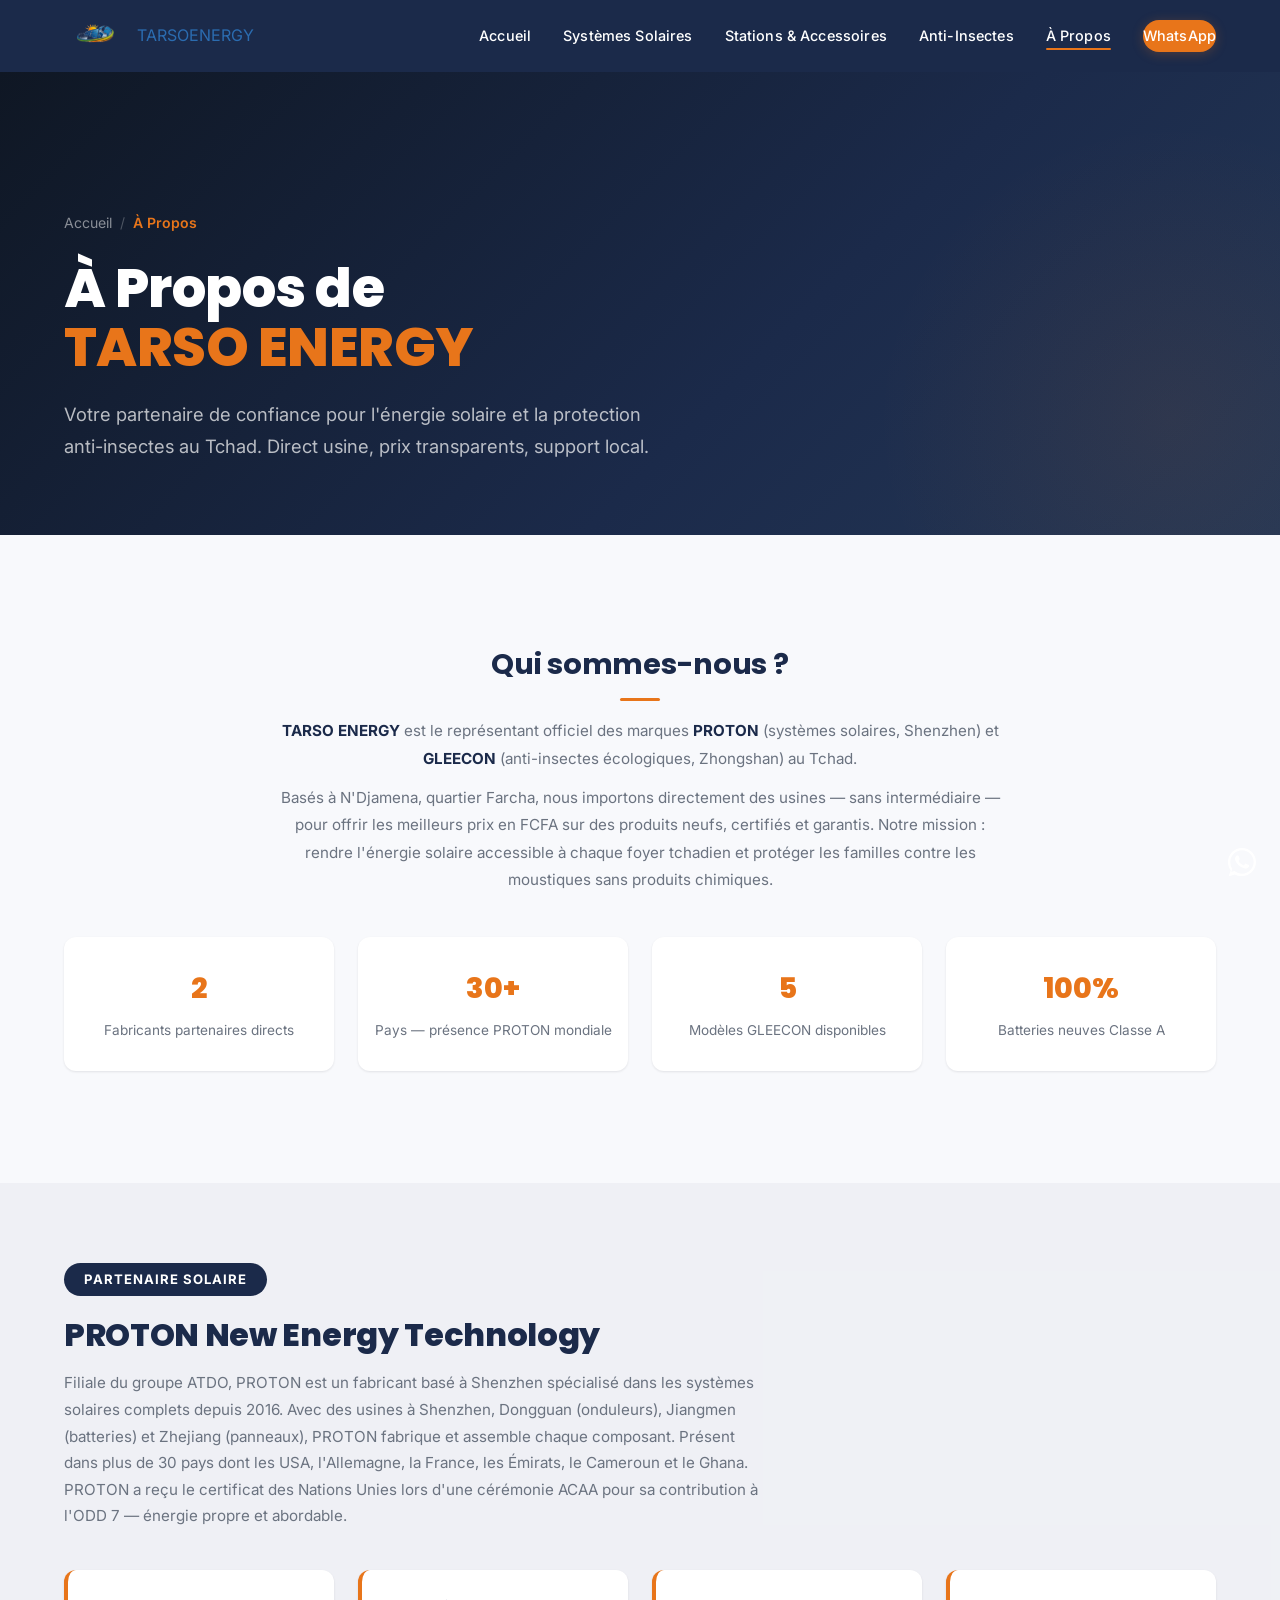
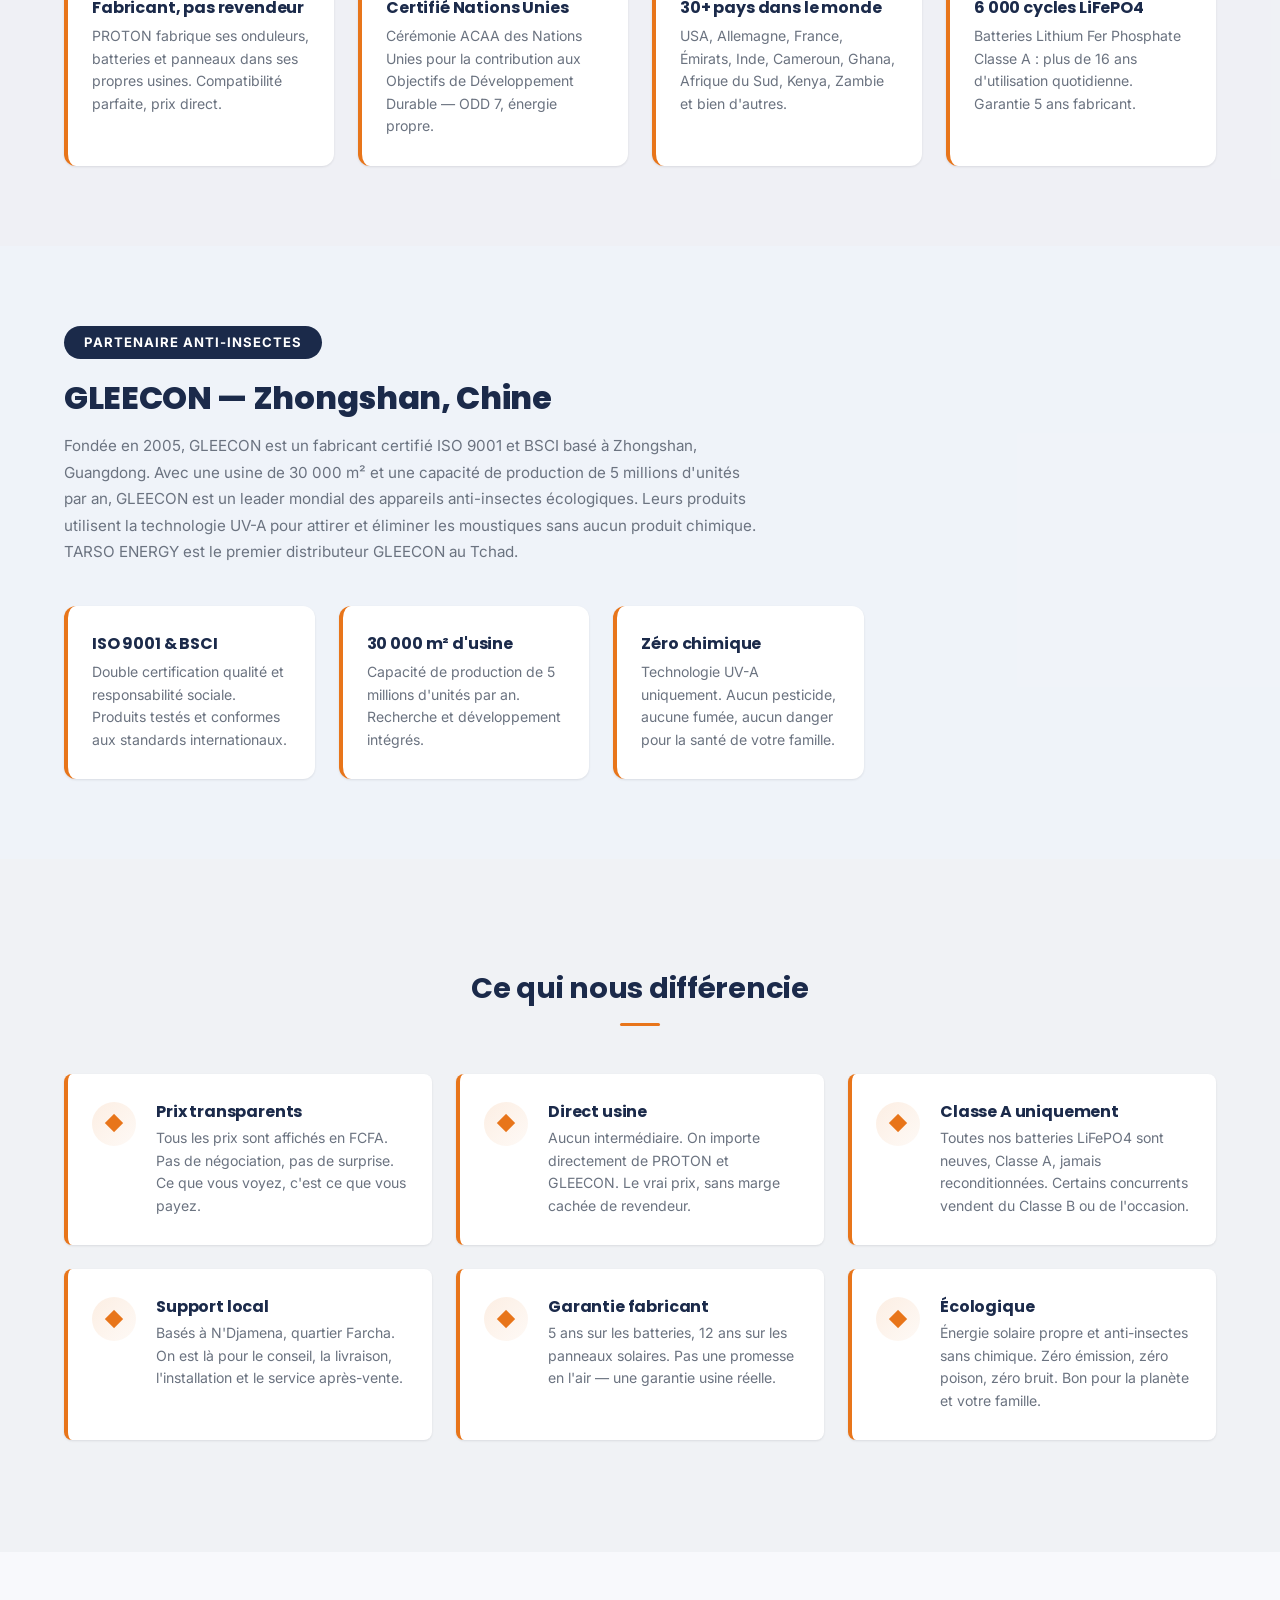
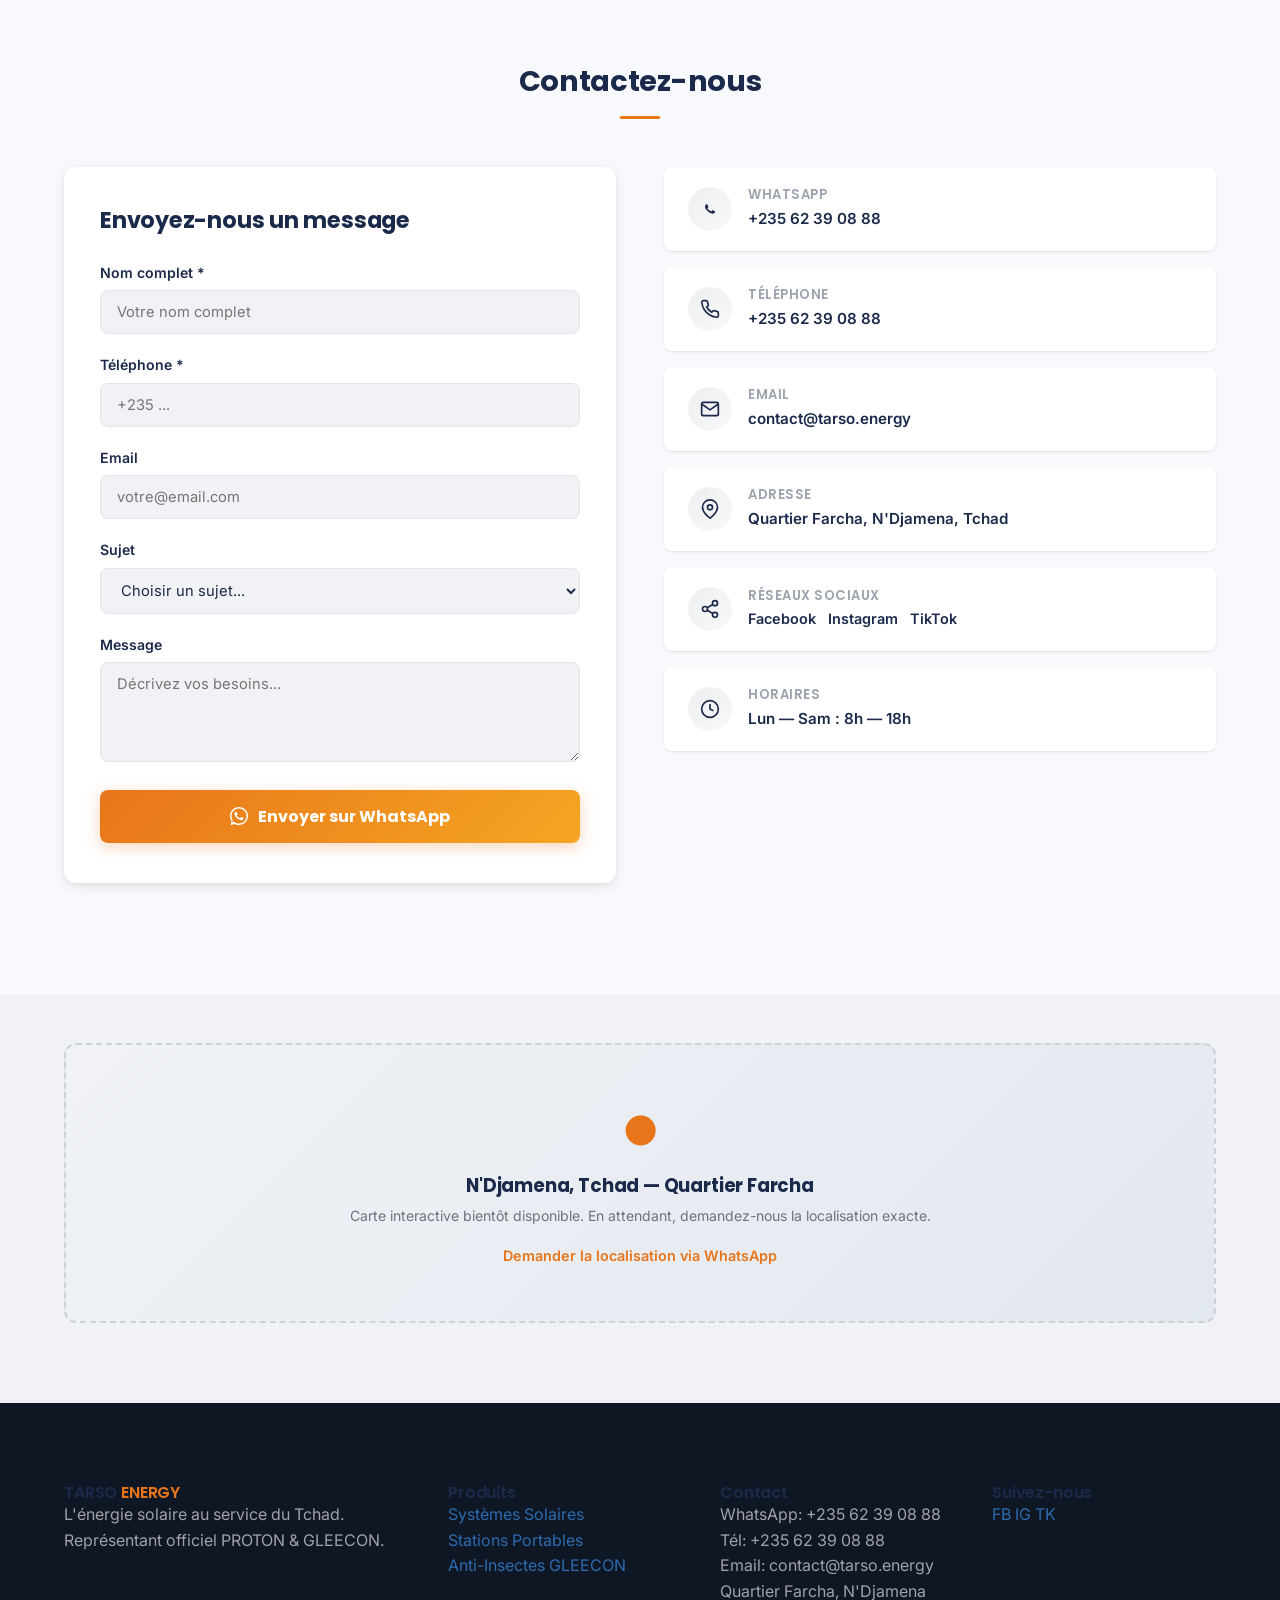
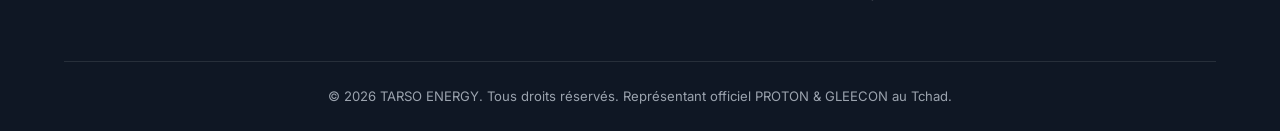
<file: website/a-propos.html>
<!DOCTYPE html>
<html lang="fr">
<head>
  <meta charset="UTF-8">
  <meta name="viewport" content="width=device-width, initial-scale=1.0">
  <title>À Propos & Contact — TARSO ENERGY</title>
  <meta name="description" content="TARSO ENERGY, représentant officiel PROTON et GLEECON au Tchad. Direct usine, batteries Classe A, support local à N'Djamena. Contactez-nous sur WhatsApp.">
  <link rel="canonical" href="https://www.tarso.energy/a-propos.html">
  <meta property="og:title" content="À Propos & Contact — TARSO ENERGY">
  <meta property="og:description" content="TARSO ENERGY, représentant officiel PROTON et GLEECON au Tchad. Direct usine, batteries Classe A, support local à N'Djamena. Contactez-nous sur WhatsApp.">
  <meta property="og:url" content="https://www.tarso.energy/a-propos.html">
  <meta property="og:image" content="https://www.tarso.energy/assets/images/logo-full.jpeg">
  <meta property="og:type" content="website">
  <meta property="og:locale" content="fr_FR">
  <link rel="preconnect" href="https://fonts.googleapis.com">
  <link rel="preconnect" href="https://fonts.gstatic.com" crossorigin>
  <link rel="stylesheet" href="https://fonts.googleapis.com/css2?family=Inter:wght@300;400;500;600&family=Poppins:wght@400;500;600;700;800&display=swap">
  <link rel="stylesheet" href="assets/css/style.css">
  <style>
    /* ---- About Page Scoped Styles ---- */
    .ap-header {
      background: linear-gradient(135deg, #0F1724 0%, #1B2A4A 60%, #243756 100%);
      padding: 140px 0 72px;
      position: relative;
      overflow: hidden;
    }
    .ap-header::after {
      content: '';
      position: absolute;
      bottom: -40%;
      right: -15%;
      width: 600px;
      height: 600px;
      background: radial-gradient(circle, rgba(232,117,26,0.07) 0%, transparent 70%);
      border-radius: 50%;
      pointer-events: none;
    }
    .ap-breadcrumb {
      display: flex;
      align-items: center;
      gap: 8px;
      margin-bottom: 24px;
      font-size: 0.88rem;
    }
    .ap-breadcrumb a {
      color: rgba(255,255,255,0.5);
      text-decoration: none;
      transition: color 0.2s;
    }
    .ap-breadcrumb a:hover { color: var(--color-accent); }
    .ap-breadcrumb .sep { color: rgba(255,255,255,0.25); }
    .ap-breadcrumb .current { color: var(--color-accent); font-weight: 600; }
    .ap-header h1 {
      color: #fff;
      font-family: var(--font-heading);
      font-size: clamp(2rem, 5vw, 3.4rem);
      font-weight: 800;
      line-height: 1.1;
      margin-bottom: 20px;
      max-width: 700px;
    }
    .ap-header h1 .accent { color: var(--color-accent); }
    .ap-header .subtitle {
      color: rgba(255,255,255,0.7);
      font-size: clamp(1rem, 2.5vw, 1.15rem);
      line-height: 1.75;
      max-width: 600px;
    }

    /* Stats row */
    .ap-stats {
      display: grid;
      grid-template-columns: repeat(4, 1fr);
      gap: 24px;
      margin-top: 44px;
    }
    .ap-stat {
      text-align: center;
      padding: 28px 16px;
      border-radius: var(--radius-lg);
      background: var(--color-white);
      box-shadow: var(--shadow-sm);
      transition: transform 0.25s, box-shadow 0.25s;
    }
    .ap-stat:hover {
      transform: translateY(-4px);
      box-shadow: var(--shadow-md);
    }
    .ap-stat .num {
      font-family: var(--font-heading);
      font-size: 1.8rem;
      font-weight: 800;
      color: var(--color-accent);
      display: block;
      margin-bottom: 6px;
    }
    .ap-stat .label {
      font-size: 0.85rem;
      color: var(--color-gray-500);
      line-height: 1.4;
    }

    /* Brand sections */
    .ap-brand {
      padding: 80px 0;
    }
    .ap-brand-proton { background: rgba(27,42,74,0.04); }
    .ap-brand-gleecon { background: rgba(43,108,176,0.04); }
    .ap-brand-label {
      display: inline-block;
      background: var(--color-primary);
      color: #fff;
      padding: 6px 20px;
      border-radius: 50px;
      font-size: 0.82rem;
      font-weight: 700;
      letter-spacing: 1px;
      text-transform: uppercase;
      margin-bottom: 20px;
    }
    .ap-brand h2 {
      font-family: var(--font-heading);
      font-size: clamp(1.5rem, 3vw, 2rem);
      font-weight: 800;
      color: var(--color-primary);
      margin-bottom: 16px;
    }
    .ap-brand-text {
      max-width: 700px;
      color: var(--color-gray-500);
      font-size: 0.95rem;
      line-height: 1.75;
      margin-bottom: 40px;
    }
    .ap-brand-cards {
      display: grid;
      grid-template-columns: repeat(auto-fit, minmax(250px, 1fr));
      gap: 24px;
    }
    .ap-brand-card {
      background: #fff;
      border-radius: var(--radius-lg);
      padding: 28px 24px;
      border-left: 4px solid var(--color-accent);
      box-shadow: var(--shadow-sm);
      transition: transform 0.25s, box-shadow 0.25s;
    }
    .ap-brand-card:hover {
      transform: translateY(-4px);
      box-shadow: var(--shadow-md);
    }
    .ap-brand-card h4 {
      font-family: var(--font-heading);
      font-size: 1rem;
      font-weight: 700;
      color: var(--color-primary);
      margin-bottom: 8px;
    }
    .ap-brand-card p {
      font-size: 0.88rem;
      color: var(--color-gray-500);
      line-height: 1.6;
    }

    /* Differentiators */
    .ap-diff-grid {
      display: grid;
      grid-template-columns: repeat(auto-fit, minmax(320px, 1fr));
      gap: 24px;
    }
    .ap-diff-item {
      display: flex;
      gap: 20px;
      align-items: flex-start;
      padding: 28px 24px;
      background: var(--color-white);
      border-radius: var(--radius-md);
      border-left: 4px solid var(--color-accent);
      box-shadow: var(--shadow-sm);
      transition: transform 0.25s, box-shadow 0.25s;
    }
    .ap-diff-item:hover {
      transform: translateY(-3px);
      box-shadow: var(--shadow-md);
    }
    .ap-diff-icon {
      width: 44px;
      height: 44px;
      min-width: 44px;
      border-radius: 50%;
      background: linear-gradient(135deg, rgba(232,117,26,0.12), rgba(232,117,26,0.04));
      display: flex;
      align-items: center;
      justify-content: center;
      font-size: 1.2rem;
      color: var(--color-accent);
    }
    .ap-diff-item h4 {
      font-family: var(--font-heading);
      font-size: 1rem;
      font-weight: 700;
      color: var(--color-primary);
      margin-bottom: 6px;
    }
    .ap-diff-item p {
      font-size: 0.88rem;
      color: var(--color-gray-500);
      line-height: 1.6;
    }

    /* Contact split */
    .ap-contact-grid {
      display: grid;
      grid-template-columns: 1fr 1fr;
      gap: 48px;
      align-items: start;
    }
    .ap-form {
      background: var(--color-white);
      border-radius: var(--radius-lg);
      padding: 40px 36px;
      box-shadow: var(--shadow-md);
    }
    .ap-form h3 {
      font-family: var(--font-heading);
      font-size: 1.4rem;
      font-weight: 700;
      color: var(--color-primary);
      margin-bottom: 28px;
    }
    .ap-form-group {
      margin-bottom: 20px;
    }
    .ap-form-group label {
      display: block;
      font-size: 0.88rem;
      font-weight: 600;
      color: var(--color-primary);
      margin-bottom: 6px;
    }
    .ap-form-group input,
    .ap-form-group select,
    .ap-form-group textarea {
      width: 100%;
      padding: 12px 16px;
      border: 1.5px solid var(--color-gray-200);
      border-radius: var(--radius-md);
      font-family: var(--font-body);
      font-size: 0.92rem;
      color: var(--color-primary);
      background: var(--color-gray-100);
      transition: border-color 0.2s, box-shadow 0.2s;
      outline: none;
    }
    .ap-form-group input:focus,
    .ap-form-group select:focus,
    .ap-form-group textarea:focus {
      border-color: var(--color-accent);
      box-shadow: 0 0 0 3px rgba(232,117,26,0.1);
      background: #fff;
    }
    .ap-form-group textarea {
      resize: vertical;
      min-height: 100px;
    }
    .ap-form-submit {
      display: inline-flex;
      align-items: center;
      gap: 10px;
      background: linear-gradient(135deg, var(--color-accent), #F5A623);
      color: #fff;
      padding: 14px 36px;
      border: none;
      border-radius: var(--radius-md);
      font-family: var(--font-heading);
      font-weight: 700;
      font-size: 1rem;
      cursor: pointer;
      box-shadow: 0 4px 16px rgba(232,117,26,0.3);
      transition: transform 0.2s, box-shadow 0.2s;
      width: 100%;
      justify-content: center;
    }
    .ap-form-submit:hover {
      transform: translateY(-2px);
      box-shadow: 0 6px 24px rgba(232,117,26,0.4);
    }

    /* Contact info cards */
    .ap-info-cards {
      display: grid;
      grid-template-columns: 1fr;
      gap: 16px;
    }
    .ap-info-card {
      background: var(--color-white);
      border-radius: var(--radius-md);
      padding: 20px 24px;
      display: flex;
      align-items: center;
      gap: 16px;
      box-shadow: var(--shadow-sm);
      transition: transform 0.2s, box-shadow 0.2s;
    }
    .ap-info-card:hover {
      transform: translateY(-2px);
      box-shadow: var(--shadow-md);
    }
    .ap-info-icon {
      width: 44px;
      height: 44px;
      min-width: 44px;
      border-radius: 50%;
      background: linear-gradient(135deg, rgba(27,42,74,0.08), rgba(27,42,74,0.03));
      display: flex;
      align-items: center;
      justify-content: center;
      font-size: 1.1rem;
      color: var(--color-primary);
    }
    .ap-info-card h4 {
      font-size: 0.82rem;
      font-weight: 600;
      color: var(--color-gray-400);
      text-transform: uppercase;
      letter-spacing: 0.5px;
      margin-bottom: 4px;
    }
    .ap-info-card p,
    .ap-info-card a {
      font-size: 0.95rem;
      color: var(--color-primary);
      font-weight: 600;
    }
    .ap-info-card a {
      text-decoration: none;
      transition: color 0.2s;
    }
    .ap-info-card a:hover { color: var(--color-accent); }
    .ap-info-card .social-links {
      display: flex;
      gap: 12px;
    }
    .ap-info-card .social-links a {
      font-weight: 600;
      font-size: 0.9rem;
    }

    /* Map placeholder */
    .ap-map {
      background: linear-gradient(135deg, var(--color-gray-100), #e2e8f0);
      border-radius: var(--radius-lg);
      height: 280px;
      display: flex;
      flex-direction: column;
      align-items: center;
      justify-content: center;
      border: 2px dashed var(--color-gray-300);
      text-align: center;
      padding: 32px;
    }
    .ap-map-pin {
      font-size: 2.5rem;
      margin-bottom: 12px;
      color: var(--color-accent);
    }
    .ap-map h3 {
      font-family: var(--font-heading);
      font-size: 1.15rem;
      font-weight: 700;
      color: var(--color-primary);
      margin-bottom: 8px;
    }
    .ap-map p {
      font-size: 0.88rem;
      color: var(--color-gray-500);
      margin-bottom: 16px;
    }
    .ap-map a {
      color: var(--color-accent);
      font-weight: 600;
      font-size: 0.9rem;
      text-decoration: none;
      transition: color 0.2s;
    }
    .ap-map a:hover { color: var(--color-primary); }

    @media (max-width: 768px) {
      .ap-header { padding: 120px 0 56px; }
      .ap-stats { grid-template-columns: repeat(2, 1fr); }
      .ap-contact-grid { grid-template-columns: 1fr; gap: 32px; }
      .ap-diff-grid { grid-template-columns: 1fr; }
      .ap-brand-cards { grid-template-columns: 1fr; }
    }
  </style>
  <script src="https://identity.netlify.com/v1/netlify-identity-widget.js" defer></script>
</head>
<body>
<a href="#main" class="skip-link">Aller au contenu principal</a>

<!-- Promo Banner -->
<div id="promoBanner" class="promo-banner" role="alert" aria-live="polite" style="display:none;"></div>

<!-- Navigation -->
<nav class="navbar" id="navbar" aria-label="Navigation principale">
  <div class="container">
    <a href="index.html" class="nav-logo">
      <img src="assets/images/logo-icon.png" alt="Tarso Energy" width="42" height="42">
      <span class="logo-text">TARSO<span class="logo-accent">ENERGY</span></span>
    </a>
    <button class="hamburger" id="hamburger" aria-label="Menu"><span></span><span></span><span></span></button>
    <ul class="nav-links" id="navLinks">
      <li><a href="index.html">Accueil</a></li>
      <li><a href="systemes-solaires.html">Systèmes Solaires</a></li>
      <li><a href="stations-portables.html">Stations & Accessoires</a></li>
      <li><a href="anti-insectes.html">Anti-Insectes</a></li>
      <li><a href="a-propos.html" class="active">À Propos</a></li>
      <li><a href="https://wa.me/23562390888" class="nav-cta" target="_blank" rel="noopener">WhatsApp</a></li>
    </ul>
  </div>
</nav>
<div class="nav-overlay" id="navOverlay" role="button" tabindex="-1" aria-label="Fermer le menu"></div>

<!-- Page Header -->
<section class="ap-header">
  <div class="container">
    <div class="ap-breadcrumb">
      <a href="index.html">Accueil</a>
      <span class="sep">/</span>
      <span class="current">À Propos</span>
    </div>
    <h1>À Propos de <span class="accent">TARSO ENERGY</span></h1>
    <p class="subtitle">Votre partenaire de confiance pour l'énergie solaire et la protection anti-insectes au Tchad. Direct usine, prix transparents, support local.</p>
  </div>
</section>

<!-- Qui sommes-nous -->
<section class="section">
  <div class="container">
    <h2 class="section-title" style="text-align:center;margin-bottom:16px;font-family:var(--font-heading);font-size:1.8rem;font-weight:700;color:var(--color-primary);">Qui sommes-nous ?</h2>
    <div style="max-width:740px;margin:0 auto;">
      <p style="text-align:center;color:var(--color-gray-500);line-height:1.8;font-size:0.95rem;margin-bottom:12px;">
        <strong style="color:var(--color-primary);">TARSO ENERGY</strong> est le représentant officiel des marques <strong style="color:var(--color-primary);">PROTON</strong> (systèmes solaires, Shenzhen) et <strong style="color:var(--color-primary);">GLEECON</strong> (anti-insectes écologiques, Zhongshan) au Tchad.
      </p>
      <p style="text-align:center;color:var(--color-gray-500);line-height:1.8;font-size:0.95rem;">
        Basés à N'Djamena, quartier Farcha, nous importons directement des usines — sans intermédiaire — pour offrir les meilleurs prix en FCFA sur des produits neufs, certifiés et garantis. Notre mission : rendre l'énergie solaire accessible à chaque foyer tchadien et protéger les familles contre les moustiques sans produits chimiques.
      </p>
    </div>
    <div class="ap-stats">
      <div class="ap-stat">
        <span class="num">2</span>
        <span class="label">Fabricants partenaires directs</span>
      </div>
      <div class="ap-stat">
        <span class="num">30+</span>
        <span class="label">Pays — présence PROTON mondiale</span>
      </div>
      <div class="ap-stat">
        <span class="num">5</span>
        <span class="label">Modèles GLEECON disponibles</span>
      </div>
      <div class="ap-stat">
        <span class="num">100%</span>
        <span class="label">Batteries neuves Classe A</span>
      </div>
    </div>
  </div>
</section>

<!-- PROTON Section -->
<section class="ap-brand ap-brand-proton">
  <div class="container">
    <span class="ap-brand-label">Partenaire Solaire</span>
    <h2>PROTON New Energy Technology</h2>
    <p class="ap-brand-text">
      Filiale du groupe ATDO, PROTON est un fabricant basé à Shenzhen spécialisé dans les systèmes solaires complets depuis 2016. Avec des usines à Shenzhen, Dongguan (onduleurs), Jiangmen (batteries) et Zhejiang (panneaux), PROTON fabrique et assemble chaque composant. Présent dans plus de 30 pays dont les USA, l'Allemagne, la France, les Émirats, le Cameroun et le Ghana. PROTON a reçu le certificat des Nations Unies lors d'une cérémonie ACAA pour sa contribution à l'ODD 7 — énergie propre et abordable.
    </p>
    <div class="ap-brand-cards">
      <div class="ap-brand-card">
        <h4>Fabricant, pas revendeur</h4>
        <p>PROTON fabrique ses onduleurs, batteries et panneaux dans ses propres usines. Compatibilité parfaite, prix direct.</p>
      </div>
      <div class="ap-brand-card">
        <h4>Certifié Nations Unies</h4>
        <p>Cérémonie ACAA des Nations Unies pour la contribution aux Objectifs de Développement Durable — ODD 7, énergie propre.</p>
      </div>
      <div class="ap-brand-card">
        <h4>30+ pays dans le monde</h4>
        <p>USA, Allemagne, France, Émirats, Inde, Cameroun, Ghana, Afrique du Sud, Kenya, Zambie et bien d'autres.</p>
      </div>
      <div class="ap-brand-card">
        <h4>6 000 cycles LiFePO4</h4>
        <p>Batteries Lithium Fer Phosphate Classe A : plus de 16 ans d'utilisation quotidienne. Garantie 5 ans fabricant.</p>
      </div>
    </div>
  </div>
</section>

<!-- GLEECON Section -->
<section class="ap-brand ap-brand-gleecon">
  <div class="container">
    <span class="ap-brand-label">Partenaire Anti-Insectes</span>
    <h2>GLEECON — Zhongshan, Chine</h2>
    <p class="ap-brand-text">
      Fondée en 2005, GLEECON est un fabricant certifié ISO 9001 et BSCI basé à Zhongshan, Guangdong. Avec une usine de 30 000 m² et une capacité de production de 5 millions d'unités par an, GLEECON est un leader mondial des appareils anti-insectes écologiques. Leurs produits utilisent la technologie UV-A pour attirer et éliminer les moustiques sans aucun produit chimique. TARSO ENERGY est le premier distributeur GLEECON au Tchad.
    </p>
    <div class="ap-brand-cards" style="max-width:800px;">
      <div class="ap-brand-card">
        <h4>ISO 9001 & BSCI</h4>
        <p>Double certification qualité et responsabilité sociale. Produits testés et conformes aux standards internationaux.</p>
      </div>
      <div class="ap-brand-card">
        <h4>30 000 m² d'usine</h4>
        <p>Capacité de production de 5 millions d'unités par an. Recherche et développement intégrés.</p>
      </div>
      <div class="ap-brand-card">
        <h4>Zéro chimique</h4>
        <p>Technologie UV-A uniquement. Aucun pesticide, aucune fumée, aucun danger pour la santé de votre famille.</p>
      </div>
    </div>
  </div>
</section>

<!-- Ce qui nous différencie -->
<section class="section" style="background:var(--color-gray-100);">
  <div class="container">
    <h2 class="section-title" style="text-align:center;margin-bottom:48px;font-family:var(--font-heading);font-size:1.8rem;font-weight:700;color:var(--color-primary);">Ce qui nous différencie</h2>
    <div class="ap-diff-grid">
      <div class="ap-diff-item">
        <div class="ap-diff-icon">&#9670;</div>
        <div>
          <h4>Prix transparents</h4>
          <p>Tous les prix sont affichés en FCFA. Pas de négociation, pas de surprise. Ce que vous voyez, c'est ce que vous payez.</p>
        </div>
      </div>
      <div class="ap-diff-item">
        <div class="ap-diff-icon">&#9670;</div>
        <div>
          <h4>Direct usine</h4>
          <p>Aucun intermédiaire. On importe directement de PROTON et GLEECON. Le vrai prix, sans marge cachée de revendeur.</p>
        </div>
      </div>
      <div class="ap-diff-item">
        <div class="ap-diff-icon">&#9670;</div>
        <div>
          <h4>Classe A uniquement</h4>
          <p>Toutes nos batteries LiFePO4 sont neuves, Classe A, jamais reconditionnées. Certains concurrents vendent du Classe B ou de l'occasion.</p>
        </div>
      </div>
      <div class="ap-diff-item">
        <div class="ap-diff-icon">&#9670;</div>
        <div>
          <h4>Support local</h4>
          <p>Basés à N'Djamena, quartier Farcha. On est là pour le conseil, la livraison, l'installation et le service après-vente.</p>
        </div>
      </div>
      <div class="ap-diff-item">
        <div class="ap-diff-icon">&#9670;</div>
        <div>
          <h4>Garantie fabricant</h4>
          <p>5 ans sur les batteries, 12 ans sur les panneaux solaires. Pas une promesse en l'air — une garantie usine réelle.</p>
        </div>
      </div>
      <div class="ap-diff-item">
        <div class="ap-diff-icon">&#9670;</div>
        <div>
          <h4>Écologique</h4>
          <p>Énergie solaire propre et anti-insectes sans chimique. Zéro émission, zéro poison, zéro bruit. Bon pour la planète et votre famille.</p>
        </div>
      </div>
    </div>
  </div>
</section>

<!-- Contact Section -->
<section class="section" id="contact">
  <div class="container">
    <h2 class="section-title" style="text-align:center;margin-bottom:48px;font-family:var(--font-heading);font-size:1.8rem;font-weight:700;color:var(--color-primary);">Contactez-nous</h2>
    <div class="ap-contact-grid">

      <!-- Form -->
      <div class="ap-form">
        <h3>Envoyez-nous un message</h3>
        <form id="contactForm">
          <div class="ap-form-group">
            <label for="name">Nom complet *</label>
            <input type="text" id="name" name="name" required placeholder="Votre nom complet" autocomplete="name">
          </div>
          <div class="ap-form-group">
            <label for="phone">Téléphone *</label>
            <input type="tel" id="phone" name="phone" required placeholder="+235 ..." autocomplete="tel">
          </div>
          <div class="ap-form-group">
            <label for="email">Email</label>
            <input type="email" id="email" name="email" placeholder="votre@email.com" autocomplete="email">
          </div>
          <div class="ap-form-group">
            <label for="subject">Sujet</label>
            <select id="subject" name="subject">
              <option value="">Choisir un sujet...</option>
              <option value="prix">Demande de prix</option>
              <option value="technique">Question technique</option>
              <option value="commande">Commande</option>
              <option value="partenariat">Partenariat</option>
              <option value="autre">Autre</option>
            </select>
          </div>
          <div class="ap-form-group">
            <label for="message">Message</label>
            <textarea id="message" name="message" rows="4" placeholder="Décrivez vos besoins..."></textarea>
          </div>
          <button type="submit" class="ap-form-submit">
            <svg viewBox="0 0 24 24" width="18" height="18" fill="currentColor" aria-hidden="true"><path d="M17.472 14.382c-.297-.149-1.758-.867-2.03-.967-.273-.099-.471-.148-.67.15-.197.297-.767.966-.94 1.164-.173.199-.347.223-.644.075-.297-.15-1.255-.463-2.39-1.475-.883-.788-1.48-1.761-1.653-2.059-.173-.297-.018-.458.13-.606.134-.133.298-.347.446-.52.149-.174.198-.298.298-.497.099-.198.05-.371-.025-.52-.075-.149-.669-1.612-.916-2.207-.242-.579-.487-.5-.669-.51-.173-.008-.371-.01-.57-.01-.198 0-.52.074-.792.372-.272.297-1.04 1.016-1.04 2.479 0 1.462 1.065 2.875 1.213 3.074.149.198 2.096 3.2 5.077 4.487.709.306 1.262.489 1.694.625.712.227 1.36.195 1.871.118.571-.085 1.758-.719 2.006-1.413.248-.694.248-1.289.173-1.413-.074-.124-.272-.198-.57-.347z"/><path d="M12 0C5.373 0 0 5.373 0 12c0 2.625.846 5.059 2.284 7.034L.789 23.492a.5.5 0 00.611.611l4.458-1.495A11.944 11.944 0 0012 24c6.627 0 12-5.373 12-12S18.627 0 12 0zm0 22c-2.291 0-4.405-.763-6.103-2.048l-.427-.322-2.645.887.887-2.645-.322-.427A9.935 9.935 0 012 12C2 6.477 6.477 2 12 2s10 4.477 10 10-4.477 10-10 10z"/></svg>
            Envoyer sur WhatsApp
          </button>
        </form>
      </div>

      <!-- Info Cards -->
      <div class="ap-info-cards">
        <div class="ap-info-card">
          <div class="ap-info-icon">
            <svg viewBox="0 0 24 24" width="20" height="20" fill="currentColor" aria-hidden="true"><path d="M17.472 14.382c-.297-.149-1.758-.867-2.03-.967-.273-.099-.471-.148-.67.15-.197.297-.767.966-.94 1.164-.173.199-.347.223-.644.075-.297-.15-1.255-.463-2.39-1.475-.883-.788-1.48-1.761-1.653-2.059-.173-.297-.018-.458.13-.606.134-.133.298-.347.446-.52.149-.174.198-.298.298-.497.099-.198.05-.371-.025-.52-.075-.149-.669-1.612-.916-2.207-.242-.579-.487-.5-.669-.51-.173-.008-.371-.01-.57-.01-.198 0-.52.074-.792.372-.272.297-1.04 1.016-1.04 2.479 0 1.462 1.065 2.875 1.213 3.074.149.198 2.096 3.2 5.077 4.487.709.306 1.262.489 1.694.625.712.227 1.36.195 1.871.118.571-.085 1.758-.719 2.006-1.413.248-.694.248-1.289.173-1.413-.074-.124-.272-.198-.57-.347z"/></svg>
          </div>
          <div>
            <h4>WhatsApp</h4>
            <p><a href="https://wa.me/23562390888" target="_blank">+235 62 39 08 88</a></p>
          </div>
        </div>
        <div class="ap-info-card">
          <div class="ap-info-icon">
            <svg viewBox="0 0 24 24" width="20" height="20" fill="none" stroke="currentColor" stroke-width="2" aria-hidden="true"><path d="M22 16.92v3a2 2 0 01-2.18 2 19.79 19.79 0 01-8.63-3.07 19.5 19.5 0 01-6-6 19.79 19.79 0 01-3.07-8.67A2 2 0 014.11 2h3a2 2 0 012 1.72c.127.96.361 1.903.7 2.81a2 2 0 01-.45 2.11L8.09 9.91a16 16 0 006 6l1.27-1.27a2 2 0 012.11-.45c.907.339 1.85.573 2.81.7A2 2 0 0122 16.92z"/></svg>
          </div>
          <div>
            <h4>Téléphone</h4>
            <p>+235 62 39 08 88</p>
          </div>
        </div>
        <div class="ap-info-card">
          <div class="ap-info-icon">
            <svg viewBox="0 0 24 24" width="20" height="20" fill="none" stroke="currentColor" stroke-width="2" aria-hidden="true"><path d="M4 4h16c1.1 0 2 .9 2 2v12c0 1.1-.9 2-2 2H4c-1.1 0-2-.9-2-2V6c0-1.1.9-2 2-2z"/><polyline points="22,6 12,13 2,6"/></svg>
          </div>
          <div>
            <h4>Email</h4>
            <p><a href="mailto:contact@tarso.energy">contact@tarso.energy</a></p>
          </div>
        </div>
        <div class="ap-info-card">
          <div class="ap-info-icon">
            <svg viewBox="0 0 24 24" width="20" height="20" fill="none" stroke="currentColor" stroke-width="2" aria-hidden="true"><path d="M21 10c0 7-9 13-9 13s-9-6-9-13a9 9 0 0118 0z"/><circle cx="12" cy="10" r="3"/></svg>
          </div>
          <div>
            <h4>Adresse</h4>
            <p>Quartier Farcha, N'Djamena, Tchad</p>
          </div>
        </div>
        <div class="ap-info-card">
          <div class="ap-info-icon">
            <svg viewBox="0 0 24 24" width="20" height="20" fill="none" stroke="currentColor" stroke-width="2" aria-hidden="true"><circle cx="18" cy="5" r="3"/><circle cx="6" cy="12" r="3"/><circle cx="18" cy="19" r="3"/><line x1="8.59" y1="13.51" x2="15.42" y2="17.49"/><line x1="15.41" y1="6.51" x2="8.59" y2="10.49"/></svg>
          </div>
          <div>
            <h4>Réseaux sociaux</h4>
            <div class="social-links">
              <a href="https://www.facebook.com/tarso.energy" target="_blank">Facebook</a>
              <a href="https://www.instagram.com/tarso.energy" target="_blank">Instagram</a>
              <a href="https://www.tiktok.com/@tarso.energy" target="_blank">TikTok</a>
            </div>
          </div>
        </div>
        <div class="ap-info-card">
          <div class="ap-info-icon">
            <svg viewBox="0 0 24 24" width="20" height="20" fill="none" stroke="currentColor" stroke-width="2" aria-hidden="true"><circle cx="12" cy="12" r="10"/><polyline points="12 6 12 12 16 14"/></svg>
          </div>
          <div>
            <h4>Horaires</h4>
            <p>Lun — Sam : 8h — 18h</p>
          </div>
        </div>
      </div>

    </div>
  </div>
</section>

<!-- Map Placeholder -->
<section class="section" style="background:var(--color-gray-100);padding:48px 0 80px;">
  <div class="container">
    <div class="ap-map">
      <div class="ap-map-pin">&#9679;</div>
      <h3>N'Djamena, Tchad — Quartier Farcha</h3>
      <p>Carte interactive bientôt disponible. En attendant, demandez-nous la localisation exacte.</p>
      <a href="https://wa.me/23562390888?text=Bonjour%2C%20je%20voudrais%20votre%20localisation%20exacte" target="_blank">Demander la localisation via WhatsApp</a>
    </div>
  </div>
</section>

<!-- Footer -->
<footer class="footer">
  <div class="container">
    <div class="footer-grid">
      <div class="footer-col">
        <h4>TARSO <span style="color:#E8751A;">ENERGY</span></h4>
        <p>L'énergie solaire au service du Tchad. Représentant officiel PROTON & GLEECON.</p>
      </div>
      <div class="footer-col">
        <h4>Produits</h4>
        <ul>
          <li><a href="systemes-solaires.html">Systèmes Solaires</a></li>
          <li><a href="stations-portables.html">Stations Portables</a></li>
          <li><a href="anti-insectes.html">Anti-Insectes GLEECON</a></li>
        </ul>
      </div>
      <div class="footer-col">
        <h4>Contact</h4>
        <ul>
          <li>WhatsApp: +235 62 39 08 88</li>
          <li>Tél: +235 62 39 08 88</li>
          <li>Email: contact@tarso.energy</li>
          <li>Quartier Farcha, N'Djamena</li>
        </ul>
      </div>
      <div class="footer-col">
        <h4>Suivez-nous</h4>
        <div class="social-links">
          <a href="https://www.facebook.com/tarso.energy" target="_blank" aria-label="Facebook">FB</a>
          <a href="https://www.instagram.com/tarso.energy" target="_blank" aria-label="Instagram">IG</a>
          <a href="https://www.tiktok.com/@tarso.energy" target="_blank" aria-label="TikTok">TK</a>
        </div>
      </div>
    </div>
    <div class="footer-bottom">
      <p>&copy; 2026 TARSO ENERGY. Tous droits réservés. Représentant officiel PROTON & GLEECON au Tchad.</p>
    </div>
  </div>
</footer>

<!-- WhatsApp Float -->
<a href="https://wa.me/23562390888" class="whatsapp-float" target="_blank" aria-label="WhatsApp">
  <svg viewBox="0 0 24 24" width="28" height="28" fill="white"><path d="M17.472 14.382c-.297-.149-1.758-.867-2.03-.967-.273-.099-.471-.148-.67.15-.197.297-.767.966-.94 1.164-.173.199-.347.223-.644.075-.297-.15-1.255-.463-2.39-1.475-.883-.788-1.48-1.761-1.653-2.059-.173-.297-.018-.458.13-.606.134-.133.298-.347.446-.52.149-.174.198-.298.298-.497.099-.198.05-.371-.025-.52-.075-.149-.669-1.612-.916-2.207-.242-.579-.487-.5-.669-.51-.173-.008-.371-.01-.57-.01-.198 0-.52.074-.792.372-.272.297-1.04 1.016-1.04 2.479 0 1.462 1.065 2.875 1.213 3.074.149.198 2.096 3.2 5.077 4.487.709.306 1.262.489 1.694.625.712.227 1.36.195 1.871.118.571-.085 1.758-.719 2.006-1.413.248-.694.248-1.289.173-1.413-.074-.124-.272-.198-.57-.347z"/><path d="M12 0C5.373 0 0 5.373 0 12c0 2.625.846 5.059 2.284 7.034L.789 23.492a.5.5 0 00.611.611l4.458-1.495A11.944 11.944 0 0012 24c6.627 0 12-5.373 12-12S18.627 0 12 0zm0 22c-2.291 0-4.405-.763-6.103-2.048l-.427-.322-2.645.887.887-2.645-.322-.427A9.935 9.935 0 012 12C2 6.477 6.477 2 12 2s10 4.477 10 10-4.477 10-10 10z"/></svg>
</a>

<script src="assets/js/main.js"></script>
<script>
document.addEventListener('DOMContentLoaded', () => {
  // Contact form -> WhatsApp redirect
  const form = document.getElementById('contactForm');
  if (form) {
    form.addEventListener('submit', function(e) {
      e.preventDefault();
      const name = document.getElementById('name').value;
      const phone = document.getElementById('phone').value;
      const email = document.getElementById('email').value;
      const subject = document.getElementById('subject').value;
      const message = document.getElementById('message').value;
      let text = `Bonjour, je suis ${name}.`;
      if (phone) text += `\nTél: ${phone}`;
      if (email) text += `\nEmail: ${email}`;
      if (subject) text += `\nSujet: ${subject}`;
      if (message) text += `\n\n${message}`;
      window.open('https://wa.me/23562390888?text=' + encodeURIComponent(text), '_blank');
    });
  }
  if (typeof TarsoEnergy !== 'undefined' && TarsoEnergy.loadPromoBanner) {
    TarsoEnergy.loadPromoBanner('promoBanner');
  }
});
</script>
<script>if(window.netlifyIdentity){window.netlifyIdentity.on("init",u=>{if(!u){window.netlifyIdentity.on("login",()=>{document.location.href="/admin/"})}})}</script>
</body>
</html>
</file>
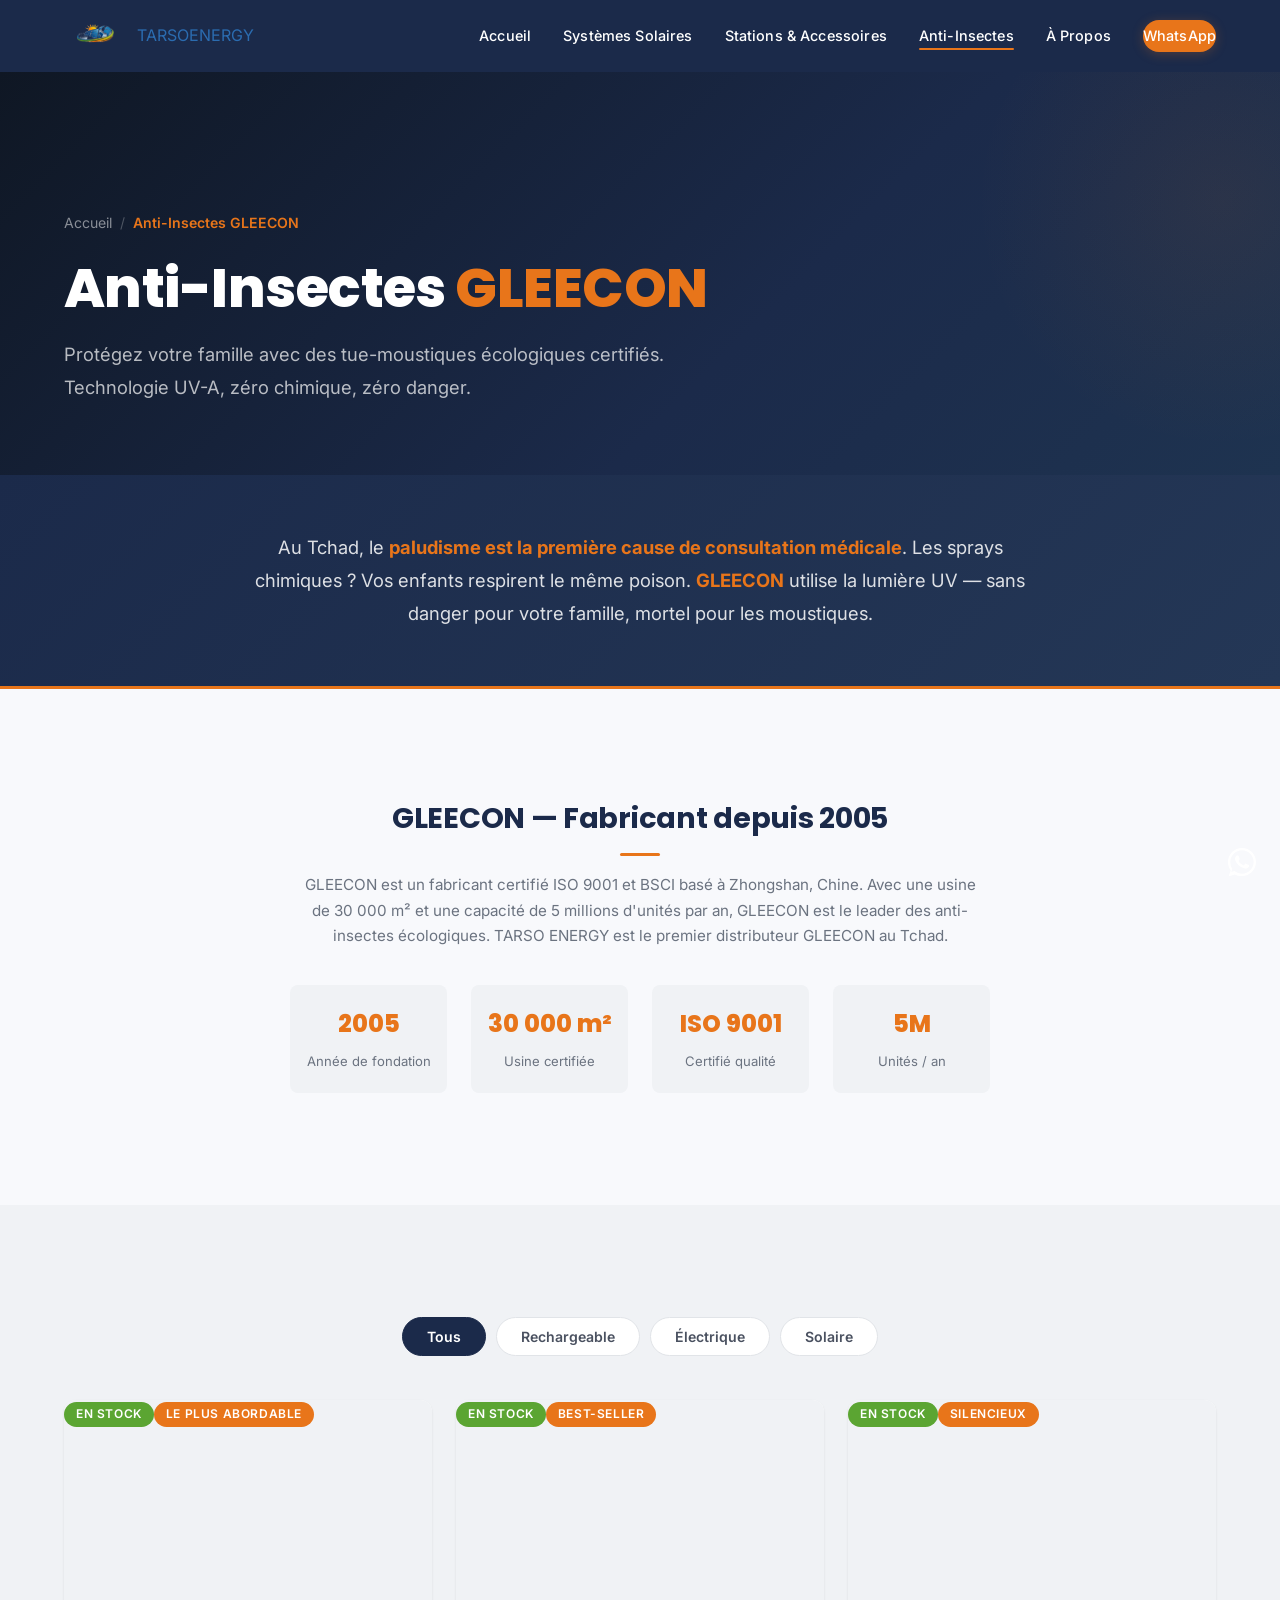
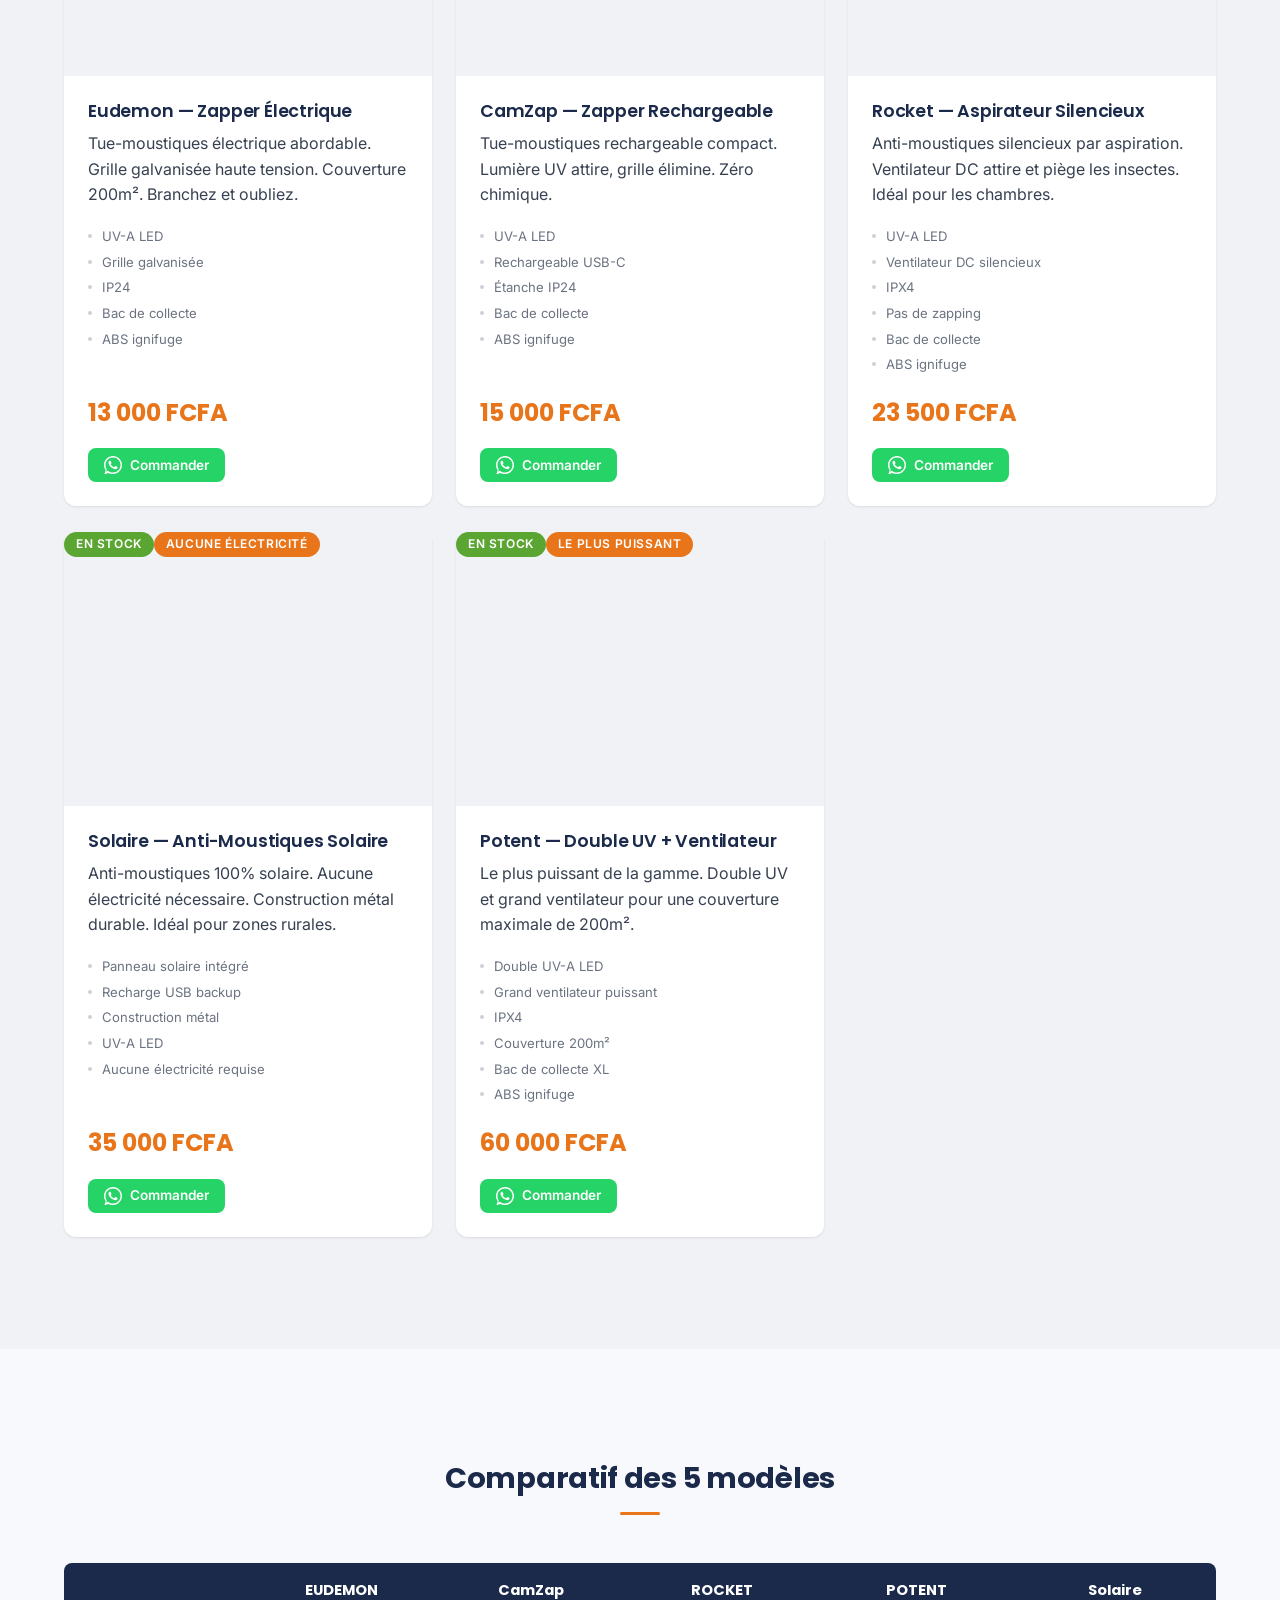
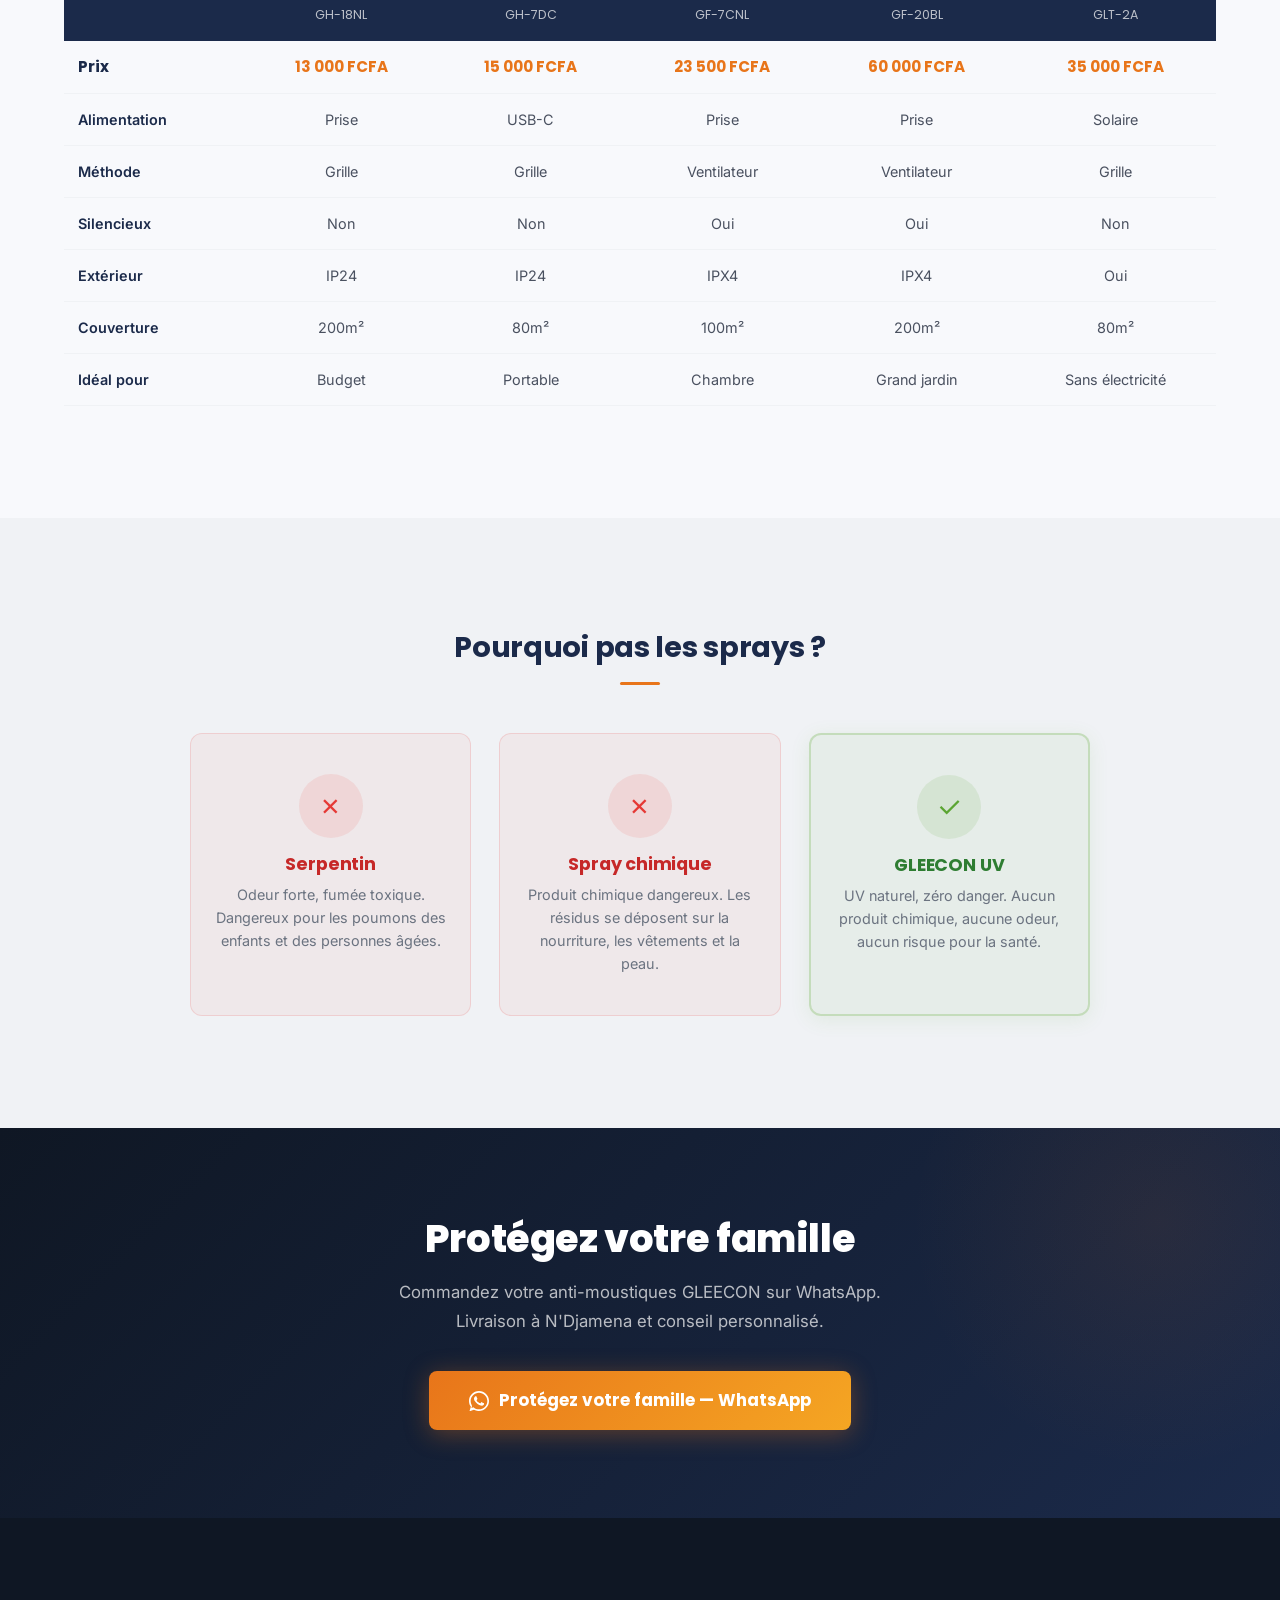
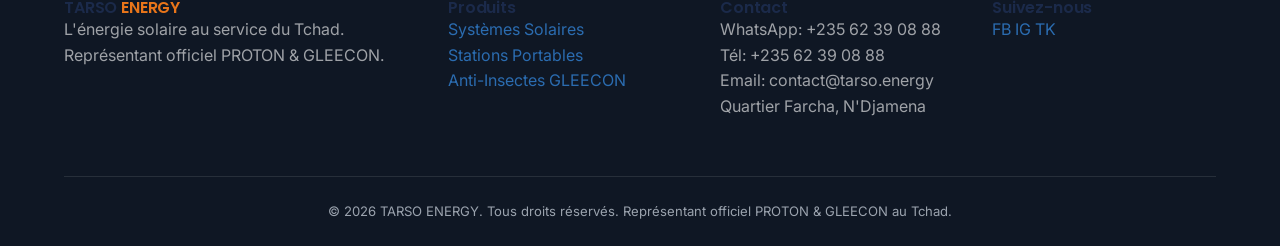
<file: website/anti-insectes.html>
<!DOCTYPE html>
<html lang="fr">
<head>
  <meta charset="UTF-8">
  <meta name="viewport" content="width=device-width, initial-scale=1.0">
  <title>Anti-Insectes GLEECON — Zéro Moustique, Zéro Chimique — TARSO ENERGY</title>
  <meta name="description" content="Anti-moustiques écologiques GLEECON. Technologie UV-A, zéro produit chimique. Modèles rechargeables, électriques et solaires. Protection contre le paludisme au Tchad. Prix en FCFA.">
  <link rel="canonical" href="https://www.tarso.energy/anti-insectes.html">
  <meta property="og:title" content="Anti-Insectes GLEECON — Zéro Moustique, Zéro Chimique — TARSO ENERGY">
  <meta property="og:description" content="Anti-moustiques écologiques GLEECON. Technologie UV-A, zéro produit chimique. Modèles rechargeables, électriques et solaires. Protection contre le paludisme au Tchad. Prix en FCFA.">
  <meta property="og:url" content="https://www.tarso.energy/anti-insectes.html">
  <meta property="og:image" content="https://www.tarso.energy/assets/images/logo-full.jpeg">
  <meta property="og:type" content="website">
  <meta property="og:locale" content="fr_FR">
  <link rel="preconnect" href="https://fonts.googleapis.com">
  <link rel="preconnect" href="https://fonts.gstatic.com" crossorigin>
  <link rel="stylesheet" href="https://fonts.googleapis.com/css2?family=Inter:wght@300;400;500;600&family=Poppins:wght@400;500;600;700;800&display=swap">
  <link rel="stylesheet" href="assets/css/style.css">
  <style>
    /* ---- Anti-Insectes Page Scoped Styles ---- */
    .ai-header {
      background: linear-gradient(135deg, #0F1724 0%, #1B2A4A 60%, #1e3350 100%);
      padding: 140px 0 72px;
      position: relative;
      overflow: hidden;
    }
    .ai-header::after {
      content: '';
      position: absolute;
      top: -30%;
      right: -15%;
      width: 500px;
      height: 500px;
      background: radial-gradient(circle, rgba(232,117,26,0.07) 0%, transparent 70%);
      border-radius: 50%;
      pointer-events: none;
    }
    .ai-breadcrumb {
      display: flex;
      align-items: center;
      gap: 8px;
      margin-bottom: 24px;
      font-size: 0.88rem;
    }
    .ai-breadcrumb a {
      color: rgba(255,255,255,0.5);
      text-decoration: none;
      transition: color 0.2s;
    }
    .ai-breadcrumb a:hover { color: var(--color-accent); }
    .ai-breadcrumb .sep { color: rgba(255,255,255,0.25); }
    .ai-breadcrumb .current { color: var(--color-accent); font-weight: 600; }
    .ai-header h1 {
      color: #fff;
      font-family: var(--font-heading);
      font-size: clamp(2rem, 5vw, 3.4rem);
      font-weight: 800;
      line-height: 1.1;
      margin-bottom: 20px;
      max-width: 700px;
    }
    .ai-header h1 .accent { color: var(--color-accent); }
    .ai-header .subtitle {
      color: rgba(255,255,255,0.7);
      font-size: clamp(1rem, 2.5vw, 1.15rem);
      line-height: 1.75;
      max-width: 620px;
    }

    /* Key Message Banner */
    .ai-message {
      background: linear-gradient(135deg, #1B2A4A, #243756);
      padding: 56px 0;
      border-bottom: 3px solid var(--color-accent);
    }
    .ai-message-inner {
      max-width: 800px;
      margin: 0 auto;
      text-align: center;
    }
    .ai-message p {
      color: rgba(255,255,255,0.85);
      font-size: clamp(1rem, 2.5vw, 1.15rem);
      line-height: 1.8;
    }
    .ai-message strong { color: var(--color-accent); }

    /* About GLEECON brief */
    .ai-about {
      display: grid;
      grid-template-columns: repeat(auto-fit, minmax(140px, 1fr));
      gap: 24px;
      max-width: 700px;
      margin: 36px auto 0;
    }
    .ai-about-stat {
      text-align: center;
      padding: 20px 12px;
      border-radius: var(--radius-md);
      background: var(--color-gray-100);
    }
    .ai-about-stat .num {
      font-family: var(--font-heading);
      font-size: 1.5rem;
      font-weight: 800;
      color: var(--color-accent);
      display: block;
      margin-bottom: 4px;
    }
    .ai-about-stat .label {
      font-size: 0.82rem;
      color: var(--color-gray-500);
      line-height: 1.4;
    }

    /* Filters */
    .ai-filters {
      display: flex;
      flex-wrap: wrap;
      gap: 10px;
      justify-content: center;
      margin-bottom: 44px;
    }
    .ai-filter-btn {
      padding: 10px 24px;
      border-radius: 50px;
      font-size: 0.88rem;
      font-weight: 600;
      border: 1.5px solid var(--color-gray-200);
      background: #fff;
      color: var(--color-gray-600);
      cursor: pointer;
      transition: all 0.2s;
      font-family: var(--font-body);
    }
    .ai-filter-btn:hover {
      border-color: var(--color-primary);
      color: var(--color-primary);
    }
    .ai-filter-btn.active {
      background: var(--color-primary);
      color: #fff;
      border-color: var(--color-primary);
    }

    /* Comparison Table */
    .ai-table-wrap {
      overflow-x: auto;
      -webkit-overflow-scrolling: touch;
      margin: 0 -16px;
      padding: 0 16px;
    }
    .ai-compare {
      width: 100%;
      min-width: 700px;
      border-collapse: collapse;
      font-size: 0.9rem;
    }
    .ai-compare thead {
      background: var(--color-primary);
    }
    .ai-compare th {
      color: #fff;
      padding: 16px 14px;
      text-align: center;
      font-weight: 700;
      font-family: var(--font-heading);
      font-size: 0.92rem;
      white-space: nowrap;
    }
    .ai-compare th:first-child {
      text-align: left;
      border-radius: var(--radius-md) 0 0 0;
    }
    .ai-compare th:last-child {
      border-radius: 0 var(--radius-md) 0 0;
    }
    .ai-compare th small {
      display: block;
      font-weight: 400;
      font-size: 0.78rem;
      opacity: 0.7;
      margin-top: 2px;
    }
    .ai-compare td {
      padding: 14px;
      text-align: center;
      border-bottom: 1px solid var(--color-gray-100);
      color: var(--color-gray-600);
    }
    .ai-compare td:first-child {
      text-align: left;
      font-weight: 600;
      color: var(--color-primary);
      white-space: nowrap;
    }
    .ai-compare tbody tr:hover {
      background: rgba(232,117,26,0.04);
    }
    .ai-compare .price-row td {
      font-family: var(--font-heading);
      font-weight: 700;
      color: var(--color-accent);
      font-size: 0.95rem;
    }
    .ai-compare .price-row td:first-child {
      color: var(--color-primary);
    }

    /* Sprays comparison */
    .ai-sprays {
      display: grid;
      grid-template-columns: repeat(3, 1fr);
      gap: 28px;
      max-width: 900px;
      margin: 0 auto;
    }
    .ai-spray-card {
      text-align: center;
      padding: 40px 24px;
      border-radius: var(--radius-lg);
      transition: transform 0.25s ease;
    }
    .ai-spray-card:hover { transform: translateY(-4px); }
    .ai-spray-card.bad {
      background: rgba(229,57,53,0.05);
      border: 1.5px solid rgba(229,57,53,0.15);
    }
    .ai-spray-card.good {
      background: rgba(91,165,50,0.06);
      border: 2px solid rgba(91,165,50,0.25);
      box-shadow: 0 4px 20px rgba(91,165,50,0.1);
    }
    .ai-spray-icon {
      width: 64px;
      height: 64px;
      border-radius: 50%;
      display: flex;
      align-items: center;
      justify-content: center;
      margin: 0 auto 16px;
      font-size: 1.8rem;
    }
    .ai-spray-card.bad .ai-spray-icon {
      background: rgba(229,57,53,0.1);
      color: #E53935;
    }
    .ai-spray-card.good .ai-spray-icon {
      background: rgba(91,165,50,0.12);
      color: #5BA532;
    }
    .ai-spray-card h3 {
      font-family: var(--font-heading);
      font-weight: 700;
      font-size: 1.1rem;
      margin-bottom: 8px;
    }
    .ai-spray-card.bad h3 { color: #c62828; }
    .ai-spray-card.good h3 { color: #2e7d32; }
    .ai-spray-card p {
      font-size: 0.9rem;
      color: var(--color-gray-500);
      line-height: 1.6;
    }

    /* CTA */
    .ai-cta {
      background: linear-gradient(135deg, #0F1724 0%, #1B2A4A 100%);
      padding: 88px 0;
      text-align: center;
      position: relative;
      overflow: hidden;
    }
    .ai-cta::before {
      content: '';
      position: absolute;
      top: -40%;
      right: -10%;
      width: 500px;
      height: 500px;
      background: radial-gradient(circle, rgba(232,117,26,0.08) 0%, transparent 70%);
      border-radius: 50%;
      pointer-events: none;
    }
    .ai-cta h2 {
      color: #fff;
      font-family: var(--font-heading);
      font-size: clamp(1.6rem, 4vw, 2.4rem);
      font-weight: 800;
      margin-bottom: 16px;
      position: relative;
    }
    .ai-cta p {
      color: rgba(255,255,255,0.7);
      font-size: 1.05rem;
      max-width: 540px;
      margin: 0 auto 36px;
      line-height: 1.7;
      position: relative;
    }
    .ai-cta-btn {
      display: inline-flex;
      align-items: center;
      gap: 10px;
      background: linear-gradient(135deg, var(--color-accent), #F5A623);
      color: #fff;
      padding: 16px 40px;
      border-radius: var(--radius-md);
      font-family: var(--font-heading);
      font-weight: 700;
      font-size: 1.05rem;
      text-decoration: none;
      box-shadow: 0 4px 24px rgba(232,117,26,0.35);
      transition: transform 0.2s, box-shadow 0.2s;
      position: relative;
    }
    .ai-cta-btn:hover {
      transform: translateY(-2px);
      box-shadow: 0 8px 32px rgba(232,117,26,0.5);
      color: #fff;
    }

    @media (max-width: 768px) {
      .ai-header { padding: 120px 0 56px; }
      .ai-sprays { grid-template-columns: 1fr; gap: 16px; }
      .ai-about { grid-template-columns: repeat(2, 1fr); }
    }
  </style>
  <script src="https://identity.netlify.com/v1/netlify-identity-widget.js" defer></script>
</head>
<body>
<a href="#main" class="skip-link">Aller au contenu principal</a>

<!-- Promo Banner -->
<div id="promoBanner" class="promo-banner" role="alert" aria-live="polite" style="display:none;"></div>

<!-- Navigation -->
<nav class="navbar" id="navbar" aria-label="Navigation principale">
  <div class="container">
    <a href="index.html" class="nav-logo">
      <img src="assets/images/logo-icon.png" alt="Tarso Energy" width="42" height="42">
      <span class="logo-text">TARSO<span class="logo-accent">ENERGY</span></span>
    </a>
    <button class="hamburger" id="hamburger" aria-label="Menu"><span></span><span></span><span></span></button>
    <ul class="nav-links" id="navLinks">
      <li><a href="index.html">Accueil</a></li>
      <li><a href="systemes-solaires.html">Systèmes Solaires</a></li>
      <li><a href="stations-portables.html">Stations & Accessoires</a></li>
      <li><a href="anti-insectes.html" class="active">Anti-Insectes</a></li>
      <li><a href="a-propos.html">À Propos</a></li>
      <li><a href="https://wa.me/23562390888" class="nav-cta" target="_blank" rel="noopener">WhatsApp</a></li>
    </ul>
  </div>
</nav>
<div class="nav-overlay" id="navOverlay" role="button" tabindex="-1" aria-label="Fermer le menu"></div>

<!-- Page Header -->
<section class="ai-header">
  <div class="container">
    <div class="ai-breadcrumb">
      <a href="index.html">Accueil</a>
      <span class="sep">/</span>
      <span class="current">Anti-Insectes GLEECON</span>
    </div>
    <h1>Anti-Insectes <span class="accent">GLEECON</span></h1>
    <p class="subtitle">Protégez votre famille avec des tue-moustiques écologiques certifiés. Technologie UV-A, zéro chimique, zéro danger.</p>
  </div>
</section>

<!-- Key Message Banner -->
<section class="ai-message">
  <div class="container">
    <div class="ai-message-inner">
      <p>Au Tchad, le <strong>paludisme est la première cause de consultation médicale</strong>. Les sprays chimiques ? Vos enfants respirent le même poison. <strong>GLEECON</strong> utilise la lumière UV — sans danger pour votre famille, mortel pour les moustiques.</p>
    </div>
  </div>
</section>

<!-- About GLEECON Brief -->
<section class="section">
  <div class="container">
    <h2 class="section-title" style="text-align:center;margin-bottom:16px;font-family:var(--font-heading);font-size:1.8rem;font-weight:700;color:var(--color-primary);">GLEECON — Fabricant depuis 2005</h2>
    <p style="text-align:center;max-width:680px;margin:0 auto;color:var(--color-gray-500);line-height:1.7;font-size:0.95rem;">
      GLEECON est un fabricant certifié ISO 9001 et BSCI basé à Zhongshan, Chine. Avec une usine de 30 000 m² et une capacité de 5 millions d'unités par an, GLEECON est le leader des anti-insectes écologiques. TARSO ENERGY est le premier distributeur GLEECON au Tchad.
    </p>
    <div class="ai-about">
      <div class="ai-about-stat">
        <span class="num">2005</span>
        <span class="label">Année de fondation</span>
      </div>
      <div class="ai-about-stat">
        <span class="num">30 000 m²</span>
        <span class="label">Usine certifiée</span>
      </div>
      <div class="ai-about-stat">
        <span class="num">ISO 9001</span>
        <span class="label">Certifié qualité</span>
      </div>
      <div class="ai-about-stat">
        <span class="num">5M</span>
        <span class="label">Unités / an</span>
      </div>
    </div>
  </div>
</section>

<!-- Filters + Products -->
<section class="section" style="background:var(--color-gray-100);">
  <div class="container">
    <div class="ai-filters">
      <button class="ai-filter-btn active" data-filter="all">Tous</button>
      <button class="ai-filter-btn" data-filter="rechargeable">Rechargeable</button>
      <button class="ai-filter-btn" data-filter="electrique">Électrique</button>
      <button class="ai-filter-btn" data-filter="solaire">Solaire</button>
    </div>
    <div id="gleeconProducts" class="products-grid"></div>
  </div>
</section>

<!-- Comparison Table -->
<section class="section">
  <div class="container">
    <h2 class="section-title" style="text-align:center;margin-bottom:48px;font-family:var(--font-heading);font-size:1.8rem;font-weight:700;color:var(--color-primary);">Comparatif des 5 modèles</h2>
    <div class="ai-table-wrap">
      <table class="ai-compare">
        <thead>
          <tr>
            <th></th>
            <th>EUDEMON<small>GH-18NL</small></th>
            <th>CamZap<small>GH-7DC</small></th>
            <th>ROCKET<small>GF-7CNL</small></th>
            <th>POTENT<small>GF-20BL</small></th>
            <th>Solaire<small>GLT-2A</small></th>
          </tr>
        </thead>
        <tbody>
          <tr class="price-row">
            <td>Prix</td>
            <td>13 000 FCFA</td>
            <td>15 000 FCFA</td>
            <td>23 500 FCFA</td>
            <td>60 000 FCFA</td>
            <td>35 000 FCFA</td>
          </tr>
          <tr>
            <td>Alimentation</td>
            <td>Prise</td>
            <td>USB-C</td>
            <td>Prise</td>
            <td>Prise</td>
            <td>Solaire</td>
          </tr>
          <tr>
            <td>Méthode</td>
            <td>Grille</td>
            <td>Grille</td>
            <td>Ventilateur</td>
            <td>Ventilateur</td>
            <td>Grille</td>
          </tr>
          <tr>
            <td>Silencieux</td>
            <td>Non</td>
            <td>Non</td>
            <td>Oui</td>
            <td>Oui</td>
            <td>Non</td>
          </tr>
          <tr>
            <td>Extérieur</td>
            <td>IP24</td>
            <td>IP24</td>
            <td>IPX4</td>
            <td>IPX4</td>
            <td>Oui</td>
          </tr>
          <tr>
            <td>Couverture</td>
            <td>200m²</td>
            <td>80m²</td>
            <td>100m²</td>
            <td>200m²</td>
            <td>80m²</td>
          </tr>
          <tr>
            <td>Idéal pour</td>
            <td>Budget</td>
            <td>Portable</td>
            <td>Chambre</td>
            <td>Grand jardin</td>
            <td>Sans électricité</td>
          </tr>
        </tbody>
      </table>
    </div>
  </div>
</section>

<!-- Pourquoi pas les sprays -->
<section class="section" style="background:var(--color-gray-100);">
  <div class="container">
    <h2 class="section-title" style="text-align:center;margin-bottom:48px;font-family:var(--font-heading);font-size:1.8rem;font-weight:700;color:var(--color-primary);">Pourquoi pas les sprays ?</h2>
    <div class="ai-sprays">
      <div class="ai-spray-card bad">
        <div class="ai-spray-icon">&#10007;</div>
        <h3>Serpentin</h3>
        <p>Odeur forte, fumée toxique. Dangereux pour les poumons des enfants et des personnes âgées.</p>
      </div>
      <div class="ai-spray-card bad">
        <div class="ai-spray-icon">&#10007;</div>
        <h3>Spray chimique</h3>
        <p>Produit chimique dangereux. Les résidus se déposent sur la nourriture, les vêtements et la peau.</p>
      </div>
      <div class="ai-spray-card good">
        <div class="ai-spray-icon">&#10003;</div>
        <h3>GLEECON UV</h3>
        <p>UV naturel, zéro danger. Aucun produit chimique, aucune odeur, aucun risque pour la santé.</p>
      </div>
    </div>
  </div>
</section>

<!-- CTA -->
<section class="ai-cta">
  <div class="container">
    <h2>Protégez votre famille</h2>
    <p>Commandez votre anti-moustiques GLEECON sur WhatsApp. Livraison à N'Djamena et conseil personnalisé.</p>
    <a href="https://wa.me/23562390888?text=Bonjour%2C%20je%20suis%20int%C3%A9ress%C3%A9%20par%20un%20anti-moustiques%20GLEECON" class="ai-cta-btn" target="_blank" rel="noopener">
      <svg viewBox="0 0 24 24" width="20" height="20" fill="currentColor" aria-hidden="true"><path d="M17.472 14.382c-.297-.149-1.758-.867-2.03-.967-.273-.099-.471-.148-.67.15-.197.297-.767.966-.94 1.164-.173.199-.347.223-.644.075-.297-.15-1.255-.463-2.39-1.475-.883-.788-1.48-1.761-1.653-2.059-.173-.297-.018-.458.13-.606.134-.133.298-.347.446-.52.149-.174.198-.298.298-.497.099-.198.05-.371-.025-.52-.075-.149-.669-1.612-.916-2.207-.242-.579-.487-.5-.669-.51-.173-.008-.371-.01-.57-.01-.198 0-.52.074-.792.372-.272.297-1.04 1.016-1.04 2.479 0 1.462 1.065 2.875 1.213 3.074.149.198 2.096 3.2 5.077 4.487.709.306 1.262.489 1.694.625.712.227 1.36.195 1.871.118.571-.085 1.758-.719 2.006-1.413.248-.694.248-1.289.173-1.413-.074-.124-.272-.198-.57-.347z"/><path d="M12 0C5.373 0 0 5.373 0 12c0 2.625.846 5.059 2.284 7.034L.789 23.492a.5.5 0 00.611.611l4.458-1.495A11.944 11.944 0 0012 24c6.627 0 12-5.373 12-12S18.627 0 12 0zm0 22c-2.291 0-4.405-.763-6.103-2.048l-.427-.322-2.645.887.887-2.645-.322-.427A9.935 9.935 0 012 12C2 6.477 6.477 2 12 2s10 4.477 10 10-4.477 10-10 10z"/></svg>
      Protégez votre famille — WhatsApp
    </a>
  </div>
</section>

<!-- Footer -->
<footer class="footer">
  <div class="container">
    <div class="footer-grid">
      <div class="footer-col">
        <h4>TARSO <span style="color:#E8751A;">ENERGY</span></h4>
        <p>L'énergie solaire au service du Tchad. Représentant officiel PROTON & GLEECON.</p>
      </div>
      <div class="footer-col">
        <h4>Produits</h4>
        <ul>
          <li><a href="systemes-solaires.html">Systèmes Solaires</a></li>
          <li><a href="stations-portables.html">Stations Portables</a></li>
          <li><a href="anti-insectes.html">Anti-Insectes GLEECON</a></li>
        </ul>
      </div>
      <div class="footer-col">
        <h4>Contact</h4>
        <ul>
          <li>WhatsApp: +235 62 39 08 88</li>
          <li>Tél: +235 62 39 08 88</li>
          <li>Email: contact@tarso.energy</li>
          <li>Quartier Farcha, N'Djamena</li>
        </ul>
      </div>
      <div class="footer-col">
        <h4>Suivez-nous</h4>
        <div class="social-links">
          <a href="https://www.facebook.com/tarso.energy" target="_blank" aria-label="Facebook">FB</a>
          <a href="https://www.instagram.com/tarso.energy" target="_blank" aria-label="Instagram">IG</a>
          <a href="https://www.tiktok.com/@tarso.energy" target="_blank" aria-label="TikTok">TK</a>
        </div>
      </div>
    </div>
    <div class="footer-bottom">
      <p>&copy; 2026 TARSO ENERGY. Tous droits réservés. Représentant officiel PROTON & GLEECON au Tchad.</p>
    </div>
  </div>
</footer>

<!-- WhatsApp Float -->
<a href="https://wa.me/23562390888" class="whatsapp-float" target="_blank" aria-label="WhatsApp">
  <svg viewBox="0 0 24 24" width="28" height="28" fill="white"><path d="M17.472 14.382c-.297-.149-1.758-.867-2.03-.967-.273-.099-.471-.148-.67.15-.197.297-.767.966-.94 1.164-.173.199-.347.223-.644.075-.297-.15-1.255-.463-2.39-1.475-.883-.788-1.48-1.761-1.653-2.059-.173-.297-.018-.458.13-.606.134-.133.298-.347.446-.52.149-.174.198-.298.298-.497.099-.198.05-.371-.025-.52-.075-.149-.669-1.612-.916-2.207-.242-.579-.487-.5-.669-.51-.173-.008-.371-.01-.57-.01-.198 0-.52.074-.792.372-.272.297-1.04 1.016-1.04 2.479 0 1.462 1.065 2.875 1.213 3.074.149.198 2.096 3.2 5.077 4.487.709.306 1.262.489 1.694.625.712.227 1.36.195 1.871.118.571-.085 1.758-.719 2.006-1.413.248-.694.248-1.289.173-1.413-.074-.124-.272-.198-.57-.347z"/><path d="M12 0C5.373 0 0 5.373 0 12c0 2.625.846 5.059 2.284 7.034L.789 23.492a.5.5 0 00.611.611l4.458-1.495A11.944 11.944 0 0012 24c6.627 0 12-5.373 12-12S18.627 0 12 0zm0 22c-2.291 0-4.405-.763-6.103-2.048l-.427-.322-2.645.887.887-2.645-.322-.427A9.935 9.935 0 012 12C2 6.477 6.477 2 12 2s10 4.477 10 10-4.477 10-10 10z"/></svg>
</a>

<script src="assets/js/main.js"></script>
<script>
document.addEventListener('DOMContentLoaded', () => {
  TarsoEnergy.loadProducts('gleecon', [
    'camzap-gh-7dc.json','eudemon-gh-18nl.json','rocket-gf-7cnl.json',
    'potent-gf-20bl.json','solaire-glt-2a.json'
  ], 'gleeconProducts');
  TarsoEnergy.loadPromoBanner('promoBanner');
});
</script>
<script>if(window.netlifyIdentity){window.netlifyIdentity.on("init",u=>{if(!u){window.netlifyIdentity.on("login",()=>{document.location.href="/admin/"})}})}</script>
</body>
</html>
</file>
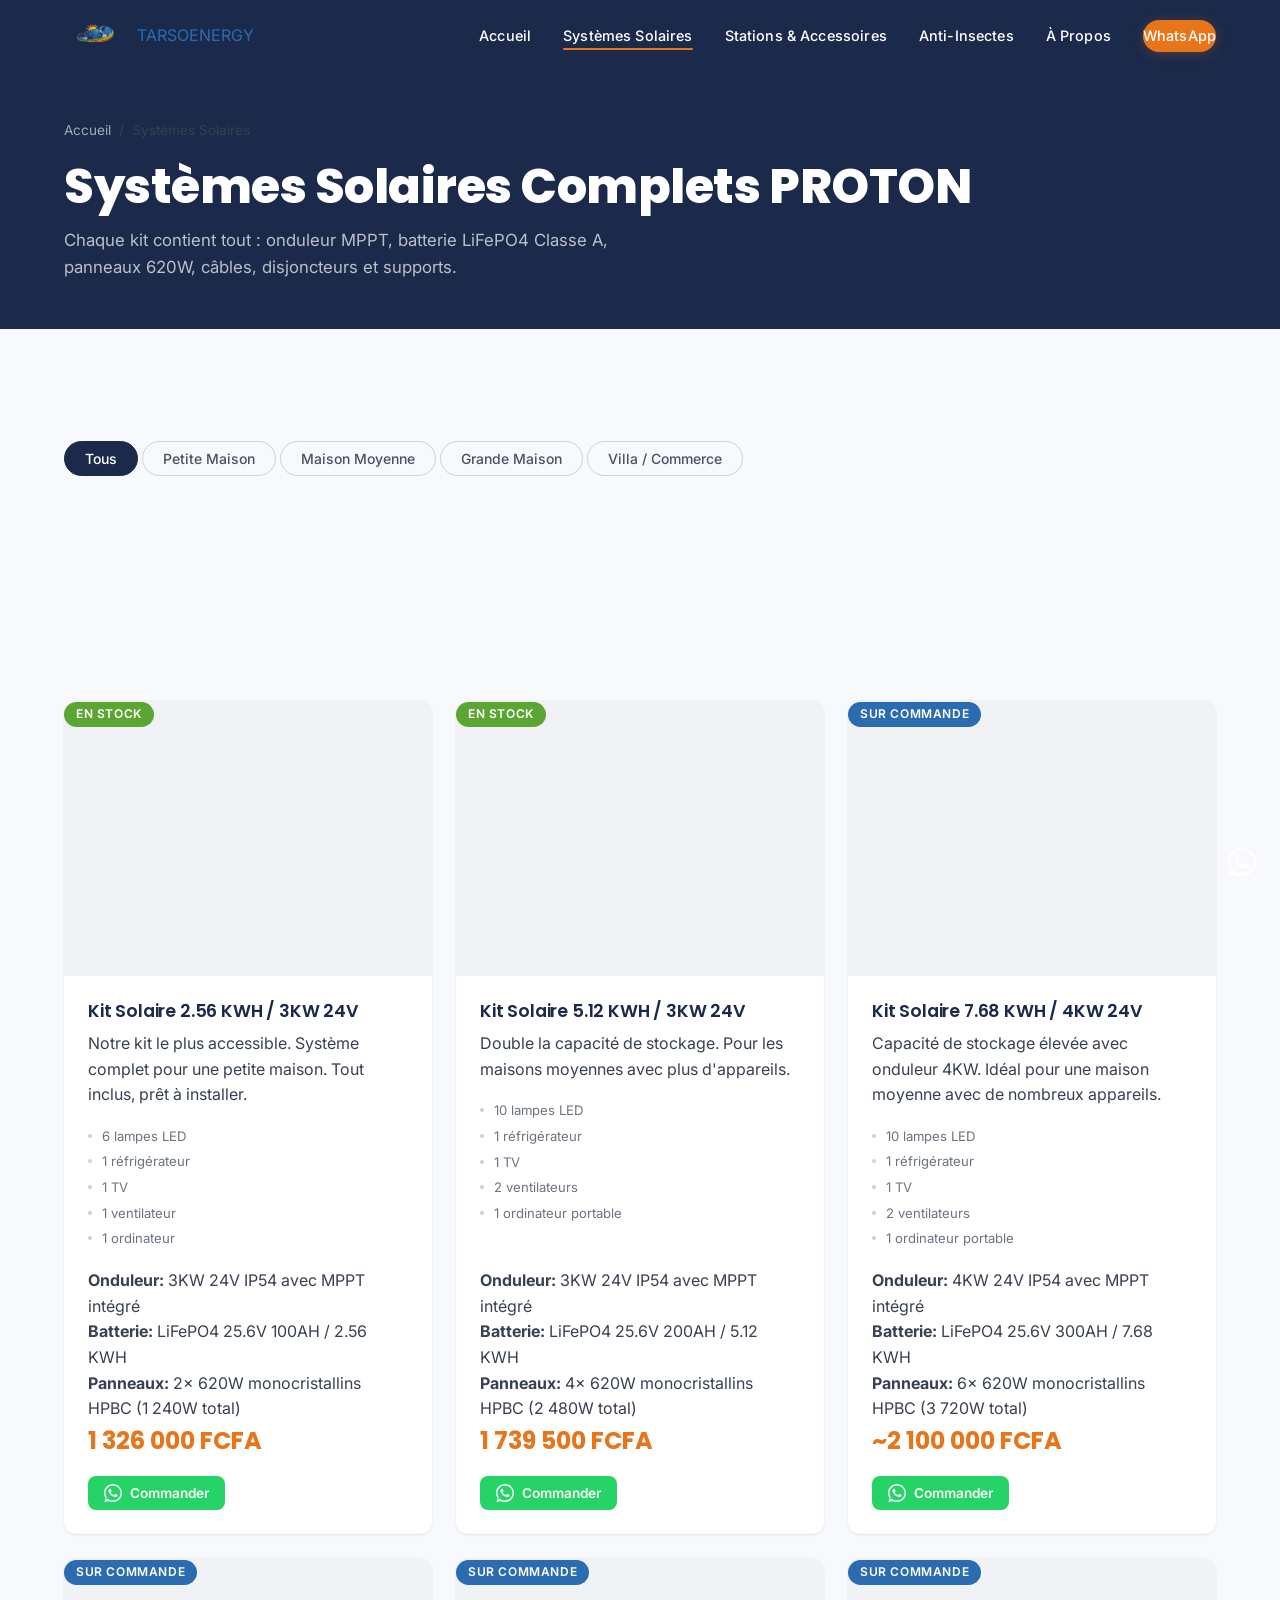
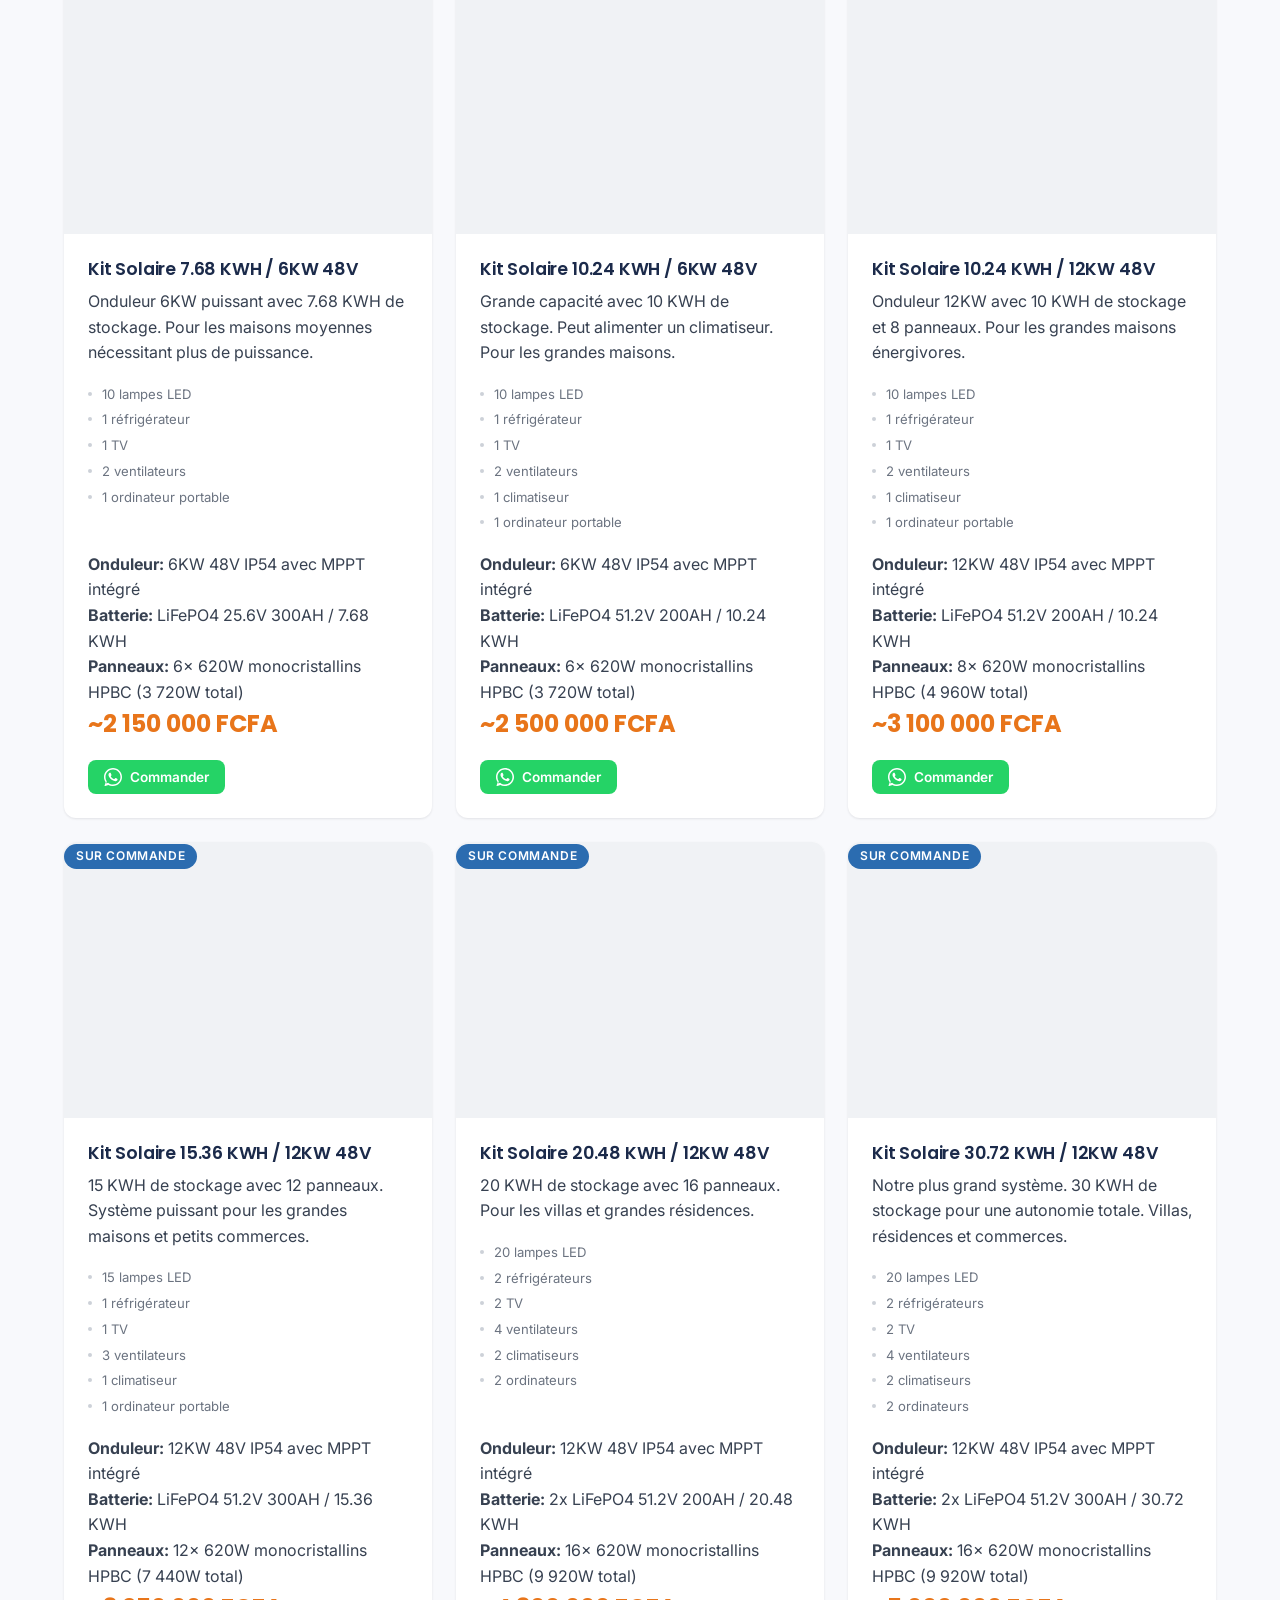
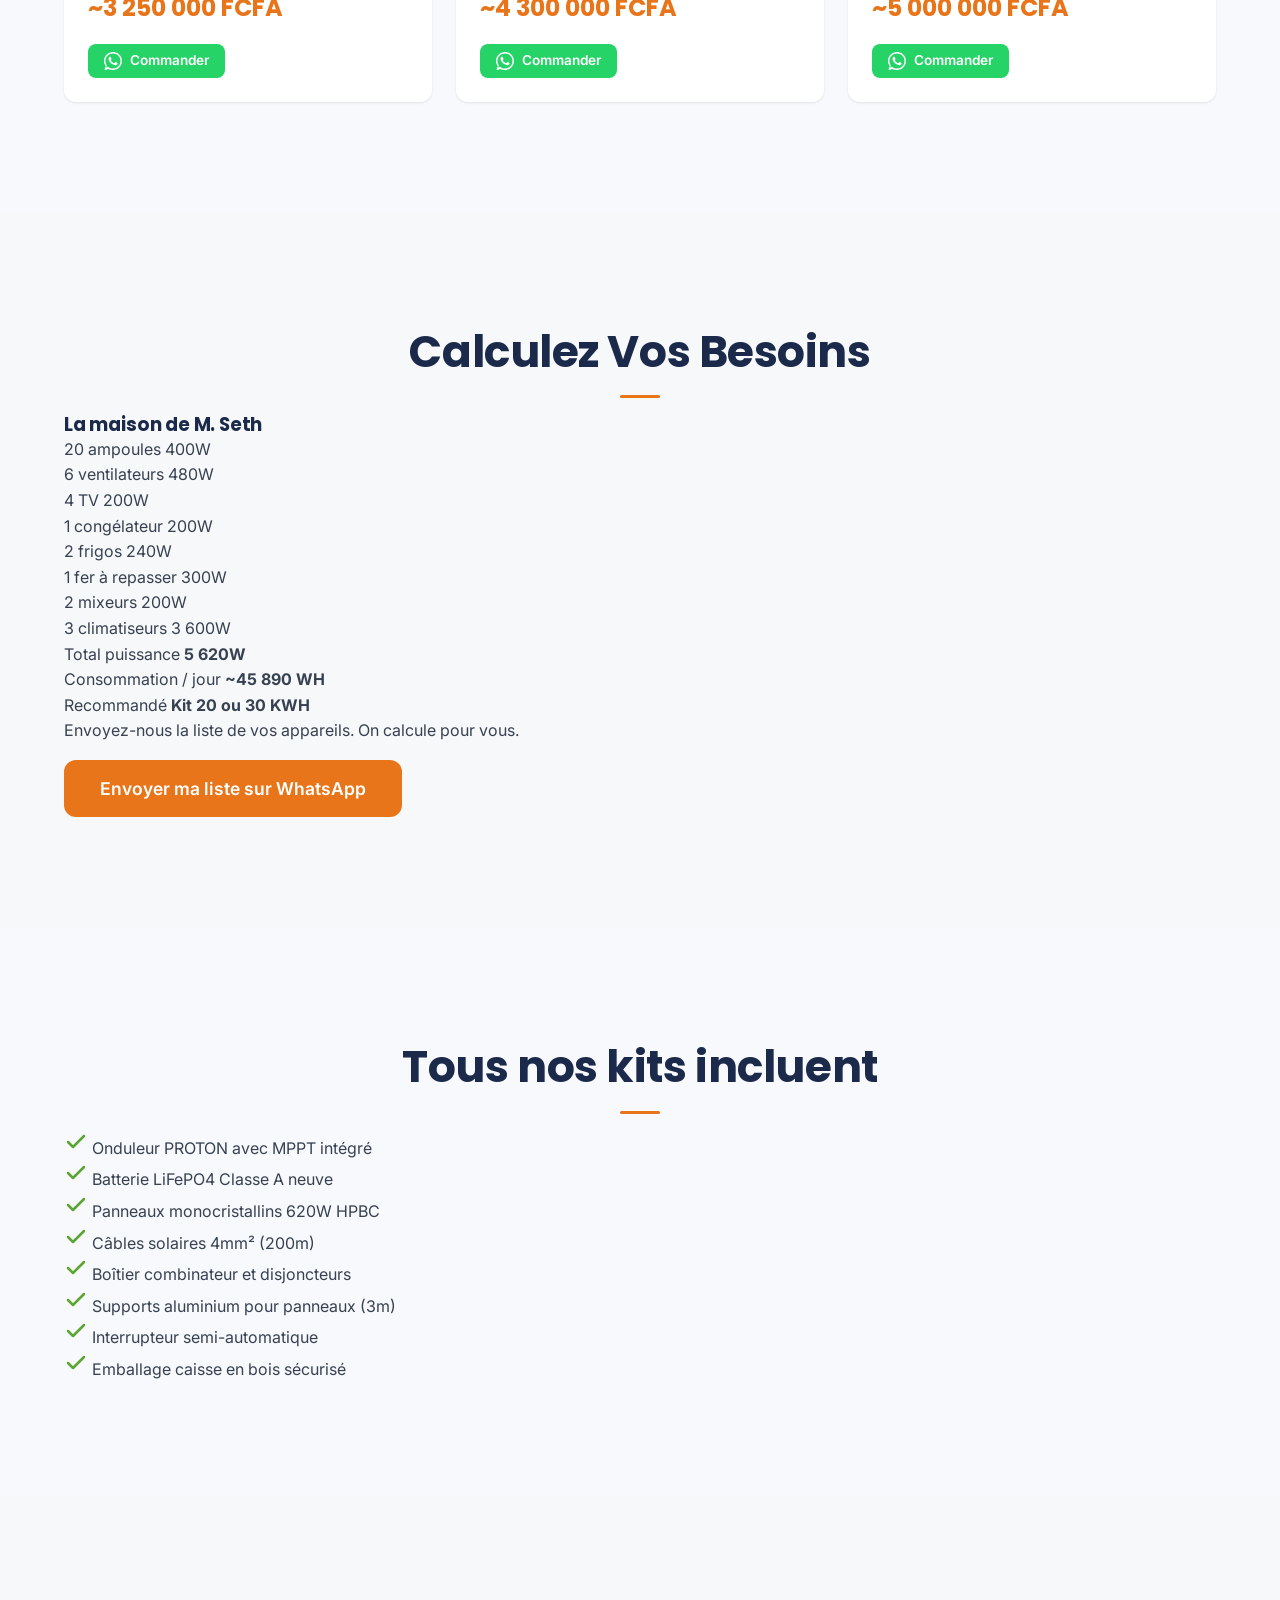
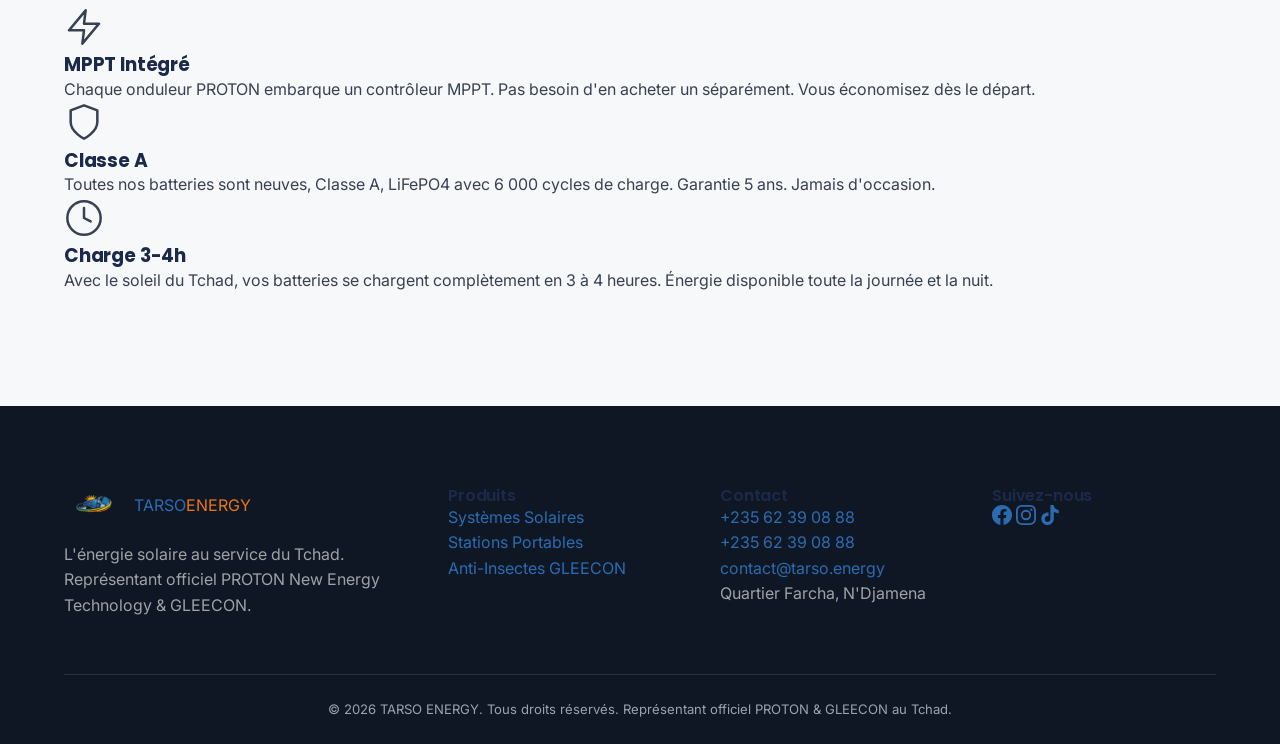
<file: website/systemes-solaires.html>
<!DOCTYPE html>
<html lang="fr">
<head>
  <meta charset="UTF-8">
  <meta name="viewport" content="width=device-width, initial-scale=1.0">
  <meta name="theme-color" content="#1B2A4A">
  <title>Systèmes Solaires Complets PROTON — TARSO ENERGY</title>
  <meta name="description" content="Kits solaires complets PROTON de 2.56 KWH à 30 KWH. Onduleur MPPT, batterie LiFePO4 Classe A, panneaux 620W. Tout inclus. Prix en FCFA.">
  <link rel="canonical" href="https://www.tarso.energy/systemes-solaires.html">
  <meta property="og:title" content="Systèmes Solaires Complets PROTON — TARSO ENERGY">
  <meta property="og:description" content="Kits solaires complets PROTON de 2.56 KWH à 30 KWH. Onduleur MPPT, batterie LiFePO4 Classe A, panneaux 620W. Tout inclus. Prix en FCFA.">
  <meta property="og:url" content="https://www.tarso.energy/systemes-solaires.html">
  <meta property="og:image" content="https://www.tarso.energy/assets/images/logo-full.jpeg">
  <meta property="og:type" content="website">
  <meta property="og:locale" content="fr_FR">
  <link rel="preconnect" href="https://fonts.googleapis.com">
  <link rel="preconnect" href="https://fonts.gstatic.com" crossorigin>
  <link rel="stylesheet" href="https://fonts.googleapis.com/css2?family=Inter:wght@300;400;500;600&family=Poppins:wght@400;500;600;700;800&display=swap">
  <link rel="stylesheet" href="assets/css/style.css">
  <script src="https://identity.netlify.com/v1/netlify-identity-widget.js" defer></script>
</head>
<body>
  <a href="#main" class="skip-link">Aller au contenu principal</a>

  <!-- Promo Banner -->
  <div id="promoBanner" class="promo-banner" role="alert" aria-live="polite" style="display:none;"></div>

  <!-- Navigation -->
  <nav class="navbar" id="navbar" aria-label="Navigation principale">
    <div class="container">
      <a href="index.html" class="nav-logo">
        <img src="assets/images/logo-icon.png" alt="Tarso Energy" width="42" height="42">
        <span class="logo-text">TARSO<span class="logo-accent">ENERGY</span></span>
      </a>
      <button class="hamburger" id="hamburger" aria-label="Menu">
        <span></span><span></span><span></span>
      </button>
      <ul class="nav-links" id="navLinks">
        <li><a href="index.html">Accueil</a></li>
        <li><a href="systemes-solaires.html" class="active">Systèmes Solaires</a></li>
        <li><a href="stations-portables.html">Stations & Accessoires</a></li>
        <li><a href="anti-insectes.html">Anti-Insectes</a></li>
        <li><a href="a-propos.html">À Propos</a></li>
        <li><a href="https://wa.me/23562390888" class="nav-cta" target="_blank" rel="noopener">WhatsApp</a></li>
      </ul>
    </div>
  </nav>
  <div class="nav-overlay" id="navOverlay" role="button" tabindex="-1" aria-label="Fermer le menu"></div>

  <main id="main">

    <!-- ===================== PAGE HEADER ===================== -->
    <section class="page-header">
      <div class="container">
        <nav class="breadcrumb" aria-label="Fil d'Ariane">
          <a href="index.html">Accueil</a>
          <span class="breadcrumb-sep" aria-hidden="true">/</span>
          <span aria-current="page">Systèmes Solaires</span>
        </nav>
        <h1>Systèmes Solaires Complets PROTON</h1>
        <p class="page-header-subtitle">Chaque kit contient tout : onduleur MPPT, batterie LiFePO4 Classe A, panneaux 620W, câbles, disjoncteurs et supports.</p>
      </div>
    </section>

    <!-- ===================== FILTERS ===================== -->
    <section class="section filters-section">
      <div class="container">
        <div class="filter-bar" role="tablist" aria-label="Filtrer par catégorie">
          <button class="filter-btn active" role="tab" aria-selected="true" data-filter="all">Tous</button>
          <button class="filter-btn" role="tab" aria-selected="false" data-filter="petite-maison">Petite Maison</button>
          <button class="filter-btn" role="tab" aria-selected="false" data-filter="maison-moyenne">Maison Moyenne</button>
          <button class="filter-btn" role="tab" aria-selected="false" data-filter="grande-maison">Grande Maison</button>
          <button class="filter-btn" role="tab" aria-selected="false" data-filter="villa-commerce">Villa / Commerce</button>
        </div>
      </div>
    </section>

    <!-- ===================== PRODUCTS GRID ===================== -->
    <section class="section">
      <div class="container">
        <div id="solarProducts" class="products-grid">
          <!-- Products loaded dynamically via JS -->
          <div class="skeleton-block"></div>
          <div class="skeleton-block"></div>
          <div class="skeleton-block"></div>
        </div>
      </div>
    </section>

    <!-- ===================== CALCULEZ VOS BESOINS ===================== -->
    <section class="section section-alt">
      <div class="container">
        <h2 class="section-title">Calculez Vos Besoins</h2>
        <div class="calculator-example">
          <div class="calculator-header">
            <h3>La maison de M. Seth</h3>
          </div>
          <div class="calculator-body">
            <div class="appliance-grid">
              <div class="appliance-item">
                <span class="appliance-name">20 ampoules</span>
                <span class="appliance-watts">400W</span>
              </div>
              <div class="appliance-item">
                <span class="appliance-name">6 ventilateurs</span>
                <span class="appliance-watts">480W</span>
              </div>
              <div class="appliance-item">
                <span class="appliance-name">4 TV</span>
                <span class="appliance-watts">200W</span>
              </div>
              <div class="appliance-item">
                <span class="appliance-name">1 congélateur</span>
                <span class="appliance-watts">200W</span>
              </div>
              <div class="appliance-item">
                <span class="appliance-name">2 frigos</span>
                <span class="appliance-watts">240W</span>
              </div>
              <div class="appliance-item">
                <span class="appliance-name">1 fer à repasser</span>
                <span class="appliance-watts">300W</span>
              </div>
              <div class="appliance-item">
                <span class="appliance-name">2 mixeurs</span>
                <span class="appliance-watts">200W</span>
              </div>
              <div class="appliance-item">
                <span class="appliance-name">3 climatiseurs</span>
                <span class="appliance-watts">3 600W</span>
              </div>
            </div>
            <div class="calculator-result">
              <div class="result-row">
                <span>Total puissance</span>
                <strong>5 620W</strong>
              </div>
              <div class="result-row">
                <span>Consommation / jour</span>
                <strong>~45 890 WH</strong>
              </div>
              <div class="result-row result-highlight">
                <span>Recommandé</span>
                <strong>Kit 20 ou 30 KWH</strong>
              </div>
            </div>
          </div>
          <div class="calculator-cta">
            <p>Envoyez-nous la liste de vos appareils. On calcule pour vous.</p>
            <a href="https://wa.me/23562390888?text=Bonjour%2C%20j%27aimerais%20calculer%20mes%20besoins%20en%20%C3%A9nergie%20solaire.%20Voici%20mes%20appareils%20%3A" class="btn btn-accent btn-lg" target="_blank" rel="noopener">Envoyer ma liste sur WhatsApp</a>
          </div>
        </div>
      </div>
    </section>

    <!-- ===================== TOUS NOS KITS INCLUENT ===================== -->
    <section class="section">
      <div class="container">
        <h2 class="section-title">Tous nos kits incluent</h2>
        <div class="checklist-grid">

          <div class="checklist-item">
            <svg width="24" height="24" viewBox="0 0 24 24" fill="none" stroke="#5BA532" stroke-width="2.5" stroke-linecap="round" stroke-linejoin="round" aria-hidden="true"><polyline points="20 6 9 17 4 12"/></svg>
            <span>Onduleur PROTON avec MPPT intégré</span>
          </div>

          <div class="checklist-item">
            <svg width="24" height="24" viewBox="0 0 24 24" fill="none" stroke="#5BA532" stroke-width="2.5" stroke-linecap="round" stroke-linejoin="round" aria-hidden="true"><polyline points="20 6 9 17 4 12"/></svg>
            <span>Batterie LiFePO4 Classe A neuve</span>
          </div>

          <div class="checklist-item">
            <svg width="24" height="24" viewBox="0 0 24 24" fill="none" stroke="#5BA532" stroke-width="2.5" stroke-linecap="round" stroke-linejoin="round" aria-hidden="true"><polyline points="20 6 9 17 4 12"/></svg>
            <span>Panneaux monocristallins 620W HPBC</span>
          </div>

          <div class="checklist-item">
            <svg width="24" height="24" viewBox="0 0 24 24" fill="none" stroke="#5BA532" stroke-width="2.5" stroke-linecap="round" stroke-linejoin="round" aria-hidden="true"><polyline points="20 6 9 17 4 12"/></svg>
            <span>Câbles solaires 4mm² (200m)</span>
          </div>

          <div class="checklist-item">
            <svg width="24" height="24" viewBox="0 0 24 24" fill="none" stroke="#5BA532" stroke-width="2.5" stroke-linecap="round" stroke-linejoin="round" aria-hidden="true"><polyline points="20 6 9 17 4 12"/></svg>
            <span>Boîtier combinateur et disjoncteurs</span>
          </div>

          <div class="checklist-item">
            <svg width="24" height="24" viewBox="0 0 24 24" fill="none" stroke="#5BA532" stroke-width="2.5" stroke-linecap="round" stroke-linejoin="round" aria-hidden="true"><polyline points="20 6 9 17 4 12"/></svg>
            <span>Supports aluminium pour panneaux (3m)</span>
          </div>

          <div class="checklist-item">
            <svg width="24" height="24" viewBox="0 0 24 24" fill="none" stroke="#5BA532" stroke-width="2.5" stroke-linecap="round" stroke-linejoin="round" aria-hidden="true"><polyline points="20 6 9 17 4 12"/></svg>
            <span>Interrupteur semi-automatique</span>
          </div>

          <div class="checklist-item">
            <svg width="24" height="24" viewBox="0 0 24 24" fill="none" stroke="#5BA532" stroke-width="2.5" stroke-linecap="round" stroke-linejoin="round" aria-hidden="true"><polyline points="20 6 9 17 4 12"/></svg>
            <span>Emballage caisse en bois sécurisé</span>
          </div>

        </div>
      </div>
    </section>

    <!-- ===================== 3 SELLING POINTS ===================== -->
    <section class="section section-alt">
      <div class="container">
        <div class="selling-points">

          <div class="selling-point">
            <div class="selling-point-icon">
              <svg width="40" height="40" viewBox="0 0 24 24" fill="none" stroke="currentColor" stroke-width="1.5" stroke-linecap="round" stroke-linejoin="round" aria-hidden="true">
                <path d="M13 2L3 14h9l-1 8 10-12h-9l1-8z"/>
              </svg>
            </div>
            <h3>MPPT Intégré</h3>
            <p>Chaque onduleur PROTON embarque un contrôleur MPPT. Pas besoin d'en acheter un séparément. Vous économisez dès le départ.</p>
          </div>

          <div class="selling-point">
            <div class="selling-point-icon">
              <svg width="40" height="40" viewBox="0 0 24 24" fill="none" stroke="currentColor" stroke-width="1.5" stroke-linecap="round" stroke-linejoin="round" aria-hidden="true">
                <path d="M12 22s8-4 8-10V5l-8-3-8 3v7c0 6 8 10 8 10z"/>
              </svg>
            </div>
            <h3>Classe A</h3>
            <p>Toutes nos batteries sont neuves, Classe A, LiFePO4 avec 6 000 cycles de charge. Garantie 5 ans. Jamais d'occasion.</p>
          </div>

          <div class="selling-point">
            <div class="selling-point-icon">
              <svg width="40" height="40" viewBox="0 0 24 24" fill="none" stroke="currentColor" stroke-width="1.5" stroke-linecap="round" stroke-linejoin="round" aria-hidden="true">
                <circle cx="12" cy="12" r="10"/>
                <polyline points="12 6 12 12 16 14"/>
              </svg>
            </div>
            <h3>Charge 3-4h</h3>
            <p>Avec le soleil du Tchad, vos batteries se chargent complètement en 3 à 4 heures. Énergie disponible toute la journée et la nuit.</p>
          </div>

        </div>
      </div>
    </section>

  </main>

  <!-- Footer -->
  <footer class="footer">
    <div class="container">
      <div class="footer-grid">
        <div class="footer-col footer-brand">
          <a href="index.html" class="footer-logo">
            <img src="assets/images/logo-icon.png" alt="Tarso Energy" width="42" height="42">
            <span>TARSO<span style="color:var(--color-accent)">ENERGY</span></span>
          </a>
          <p>L'énergie solaire au service du Tchad. Représentant officiel PROTON New Energy Technology & GLEECON.</p>
        </div>
        <div class="footer-col">
          <h4>Produits</h4>
          <ul>
            <li><a href="systemes-solaires.html">Systèmes Solaires</a></li>
            <li><a href="stations-portables.html">Stations Portables</a></li>
            <li><a href="anti-insectes.html">Anti-Insectes GLEECON</a></li>
          </ul>
        </div>
        <div class="footer-col">
          <h4>Contact</h4>
          <ul>
            <li><a href="https://wa.me/23562390888">+235 62 39 08 88</a></li>
            <li><a href="tel:+23562390888">+235 62 39 08 88</a></li>
            <li><a href="mailto:contact@tarso.energy">contact@tarso.energy</a></li>
            <li>Quartier Farcha, N'Djamena</li>
          </ul>
        </div>
        <div class="footer-col">
          <h4>Suivez-nous</h4>
          <div class="social-links">
            <a href="https://www.facebook.com/tarso.energy" target="_blank" rel="noopener" aria-label="Facebook" class="social-link">
              <svg width="20" height="20" viewBox="0 0 24 24" fill="currentColor" aria-hidden="true"><path d="M24 12.073c0-6.627-5.373-12-12-12s-12 5.373-12 12c0 5.99 4.388 10.954 10.125 11.854v-8.385H7.078v-3.47h3.047V9.43c0-3.007 1.792-4.669 4.533-4.669 1.312 0 2.686.235 2.686.235v2.953H15.83c-1.491 0-1.956.925-1.956 1.874v2.25h3.328l-.532 3.47h-2.796v8.385C19.612 23.027 24 18.062 24 12.073z"/></svg>
            </a>
            <a href="https://www.instagram.com/tarso.energy" target="_blank" rel="noopener" aria-label="Instagram" class="social-link">
              <svg width="20" height="20" viewBox="0 0 24 24" fill="currentColor" aria-hidden="true"><path d="M12 2.163c3.204 0 3.584.012 4.85.07 3.252.148 4.771 1.691 4.919 4.919.058 1.265.069 1.645.069 4.849 0 3.205-.012 3.584-.069 4.849-.149 3.225-1.664 4.771-4.919 4.919-1.266.058-1.644.07-4.85.07-3.204 0-3.584-.012-4.849-.07-3.26-.149-4.771-1.699-4.919-4.92-.058-1.265-.07-1.644-.07-4.849 0-3.204.013-3.583.07-4.849.149-3.227 1.664-4.771 4.919-4.919 1.266-.057 1.645-.069 4.849-.069zM12 0C8.741 0 8.333.014 7.053.072 2.695.272.273 2.69.073 7.052.014 8.333 0 8.741 0 12c0 3.259.014 3.668.072 4.948.2 4.358 2.618 6.78 6.98 6.98C8.333 23.986 8.741 24 12 24c3.259 0 3.668-.014 4.948-.072 4.354-.2 6.782-2.618 6.979-6.98.059-1.28.073-1.689.073-4.948 0-3.259-.014-3.667-.072-4.947-.196-4.354-2.617-6.78-6.979-6.98C15.668.014 15.259 0 12 0zm0 5.838a6.162 6.162 0 100 12.324 6.162 6.162 0 000-12.324zM12 16a4 4 0 110-8 4 4 0 010 8zm6.406-11.845a1.44 1.44 0 100 2.881 1.44 1.44 0 000-2.881z"/></svg>
            </a>
            <a href="https://www.tiktok.com/@tarso.energy" target="_blank" rel="noopener" aria-label="TikTok" class="social-link">
              <svg width="20" height="20" viewBox="0 0 24 24" fill="currentColor" aria-hidden="true"><path d="M12.525.02c1.31-.02 2.61-.01 3.91-.02.08 1.53.63 3.09 1.75 4.17 1.12 1.11 2.7 1.62 4.24 1.79v4.03c-1.44-.05-2.89-.35-4.2-.97-.57-.26-1.1-.59-1.62-.93-.01 2.92.01 5.84-.02 8.75-.08 1.4-.54 2.79-1.35 3.94-1.31 1.92-3.58 3.17-5.91 3.21-1.43.08-2.86-.31-4.08-1.03-2.02-1.19-3.44-3.37-3.65-5.71-.02-.5-.03-1-.01-1.49.18-1.9 1.12-3.72 2.58-4.96 1.66-1.44 3.98-2.13 6.15-1.72.02 1.48-.04 2.96-.04 4.44-.99-.32-2.15-.23-3.02.37-.63.41-1.11 1.04-1.36 1.75-.21.51-.15 1.07-.14 1.61.24 1.64 1.82 3.02 3.5 2.87 1.12-.01 2.19-.66 2.77-1.61.19-.33.4-.67.41-1.06.1-1.79.06-3.57.07-5.36.01-4.03-.01-8.05.02-12.07z"/></svg>
            </a>
          </div>
        </div>
      </div>
      <div class="footer-bottom">
        <p>&copy; 2026 TARSO ENERGY. Tous droits réservés. Représentant officiel PROTON & GLEECON au Tchad.</p>
      </div>
    </div>
  </footer>

  <!-- WhatsApp Float -->
  <a href="https://wa.me/23562390888" class="whatsapp-float" target="_blank" rel="noopener" aria-label="Contactez-nous sur WhatsApp">
    <svg viewBox="0 0 24 24" width="28" height="28" fill="white"><path d="M17.472 14.382c-.297-.149-1.758-.867-2.03-.967-.273-.099-.471-.148-.67.15-.197.297-.767.966-.94 1.164-.173.199-.347.223-.644.075-.297-.15-1.255-.463-2.39-1.475-.883-.788-1.48-1.761-1.653-2.059-.173-.297-.018-.458.13-.606.134-.133.298-.347.446-.52.149-.174.198-.298.298-.497.099-.198.05-.371-.025-.52-.075-.149-.669-1.612-.916-2.207-.242-.579-.487-.5-.669-.51-.173-.008-.371-.01-.57-.01-.198 0-.52.074-.792.372-.272.297-1.04 1.016-1.04 2.479 0 1.462 1.065 2.875 1.213 3.074.149.198 2.096 3.2 5.077 4.487.709.306 1.262.489 1.694.625.712.227 1.36.195 1.871.118.571-.085 1.758-.719 2.006-1.413.248-.694.248-1.289.173-1.413-.074-.124-.272-.198-.57-.347z"/><path d="M12 0C5.373 0 0 5.373 0 12c0 2.625.846 5.059 2.284 7.034L.789 23.492a.5.5 0 00.611.611l4.458-1.495A11.944 11.944 0 0012 24c6.627 0 12-5.373 12-12S18.627 0 12 0zm0 22c-2.291 0-4.405-.763-6.103-2.048l-.427-.322-2.645.887.887-2.645-.322-.427A9.935 9.935 0 012 12C2 6.477 6.477 2 12 2s10 4.477 10 10-4.477 10-10 10z"/></svg>
  </a>

  <script src="assets/js/main.js"></script>
  <script>
  document.addEventListener('DOMContentLoaded', () => {
    TarsoEnergy.loadProducts('solar-systems', [
      'kit-2-56kwh-3kw.json','kit-5-12kwh-3kw.json','kit-7-68kwh-4kw.json',
      'kit-7-68kwh-6kw.json','kit-10kwh-6kw.json','kit-10kwh-12kw.json',
      'kit-15kwh-12kw.json','kit-20kwh-12kw.json','kit-30kwh-12kw.json'
    ], 'solarProducts');
    TarsoEnergy.loadPromoBanner('promoBanner');
  });
  </script>

<script>if(window.netlifyIdentity){window.netlifyIdentity.on("init",u=>{if(!u){window.netlifyIdentity.on("login",()=>{document.location.href="/admin/"})}})}</script>
</body>
</html>
</file>
<file: website/assets/css/style.css>
/* ============================================================
   TARSO ENERGY — Premium Production Stylesheet
   Solar Energy Solutions — Chad & Central Africa
   Design: Editorial minimalism meets energy branding
   ============================================================ */

/* ---------- 1. Google Fonts ---------- */
/* Fonts loaded via <link> in HTML <head> for faster rendering */

/* ---------- 2. CSS Custom Properties ---------- */
:root {
  /* Brand Palette */
  --color-primary: #1B2A4A;
  --color-secondary: #2B6CB0;
  --color-accent: #E8751A;
  --color-accent-light: #F5A623;
  --color-accent-dark: #C9620F;
  --color-green: #5BA532;
  --color-green-dark: #4A8C28;
  --color-dark: #0F1724;
  --color-bg: #F8F9FC;
  --color-white: #FFFFFF;
  --color-black: #111111;

  /* Grays */
  --color-gray-50: #F7F8FA;
  --color-gray-100: #F0F2F5;
  --color-gray-200: #E1E4E8;
  --color-gray-300: #CDD1D8;
  --color-gray-400: #9BA3AE;
  --color-gray-500: #6B7380;
  --color-gray-600: #4A5160;
  --color-gray-700: #374151;

  /* Functional */
  --color-whatsapp: #25D366;
  --color-whatsapp-dark: #1DA851;
  --color-danger: #DC2626;
  --color-danger-light: #FEF2F2;
  --color-success-light: #F0FFF4;
  --color-facebook: #1877F2;
  --color-instagram: #E4405F;
  --color-tiktok: #010101;

  /* Typography */
  --font-heading: 'Poppins', sans-serif;
  --font-body: 'Inter', sans-serif;

  /* Layout */
  --container-max: 1200px;
  --navbar-height: 72px;
  --space-section: 7rem;
  --space-section-mobile: 4rem;

  /* Radii */
  --radius-sm: 6px;
  --radius-md: 8px;
  --radius-lg: 12px;
  --radius-xl: 16px;
  --radius-full: 999px;

  /* Shadows */
  --shadow-sm: 0 1px 3px rgba(15, 23, 36, 0.06), 0 1px 2px rgba(15, 23, 36, 0.04);
  --shadow-md: 0 4px 12px rgba(15, 23, 36, 0.08), 0 2px 4px rgba(15, 23, 36, 0.04);
  --shadow-lg: 0 12px 32px rgba(15, 23, 36, 0.1), 0 4px 8px rgba(15, 23, 36, 0.04);
  --shadow-xl: 0 20px 48px rgba(15, 23, 36, 0.14), 0 8px 16px rgba(15, 23, 36, 0.06);
  --shadow-glow-accent: 0 4px 20px rgba(232, 117, 26, 0.35);
  --shadow-glow-whatsapp: 0 4px 16px rgba(37, 211, 102, 0.4);

  /* Transitions */
  --transition-fast: 0.15s ease;
  --transition-base: 0.3s ease;
  --transition-smooth: 0.4s cubic-bezier(0.25, 0.46, 0.45, 0.94);
  --transition-bounce: 0.4s cubic-bezier(0.34, 1.56, 0.64, 1);
}

/* ---------- 3. CSS Reset ---------- */
*,
*::before,
*::after {
  margin: 0;
  padding: 0;
  box-sizing: border-box;
}

html {
  scroll-behavior: smooth;
  -webkit-text-size-adjust: 100%;
  font-size: 16px;
  -webkit-font-smoothing: antialiased;
  -moz-osx-font-smoothing: grayscale;
  -webkit-tap-highlight-color: rgba(27, 42, 74, 0.1);
}

body {
  font-family: var(--font-body);
  font-weight: 400;
  line-height: 1.6;
  color: var(--color-gray-700);
  background-color: var(--color-bg);
  overflow-x: hidden;
  text-rendering: optimizeLegibility;
}

img {
  max-width: 100%;
  height: auto;
  display: block;
}

a {
  color: var(--color-secondary);
  text-decoration: none;
  transition: color var(--transition-fast);
}

a:hover {
  color: var(--color-accent);
}

ul, ol {
  list-style: none;
}

button, a {
  touch-action: manipulation;
}

button {
  font-family: inherit;
  cursor: pointer;
  border: none;
  background: none;
  font-size: inherit;
}

input, textarea, select {
  font-family: inherit;
  font-size: inherit;
}

h1, h2, h3, h4, h5, h6 {
  font-family: var(--font-heading);
  color: var(--color-primary);
  line-height: 1.2;
  letter-spacing: -0.01em;
  text-wrap: balance;
}

h1 { font-weight: 800; }
h2 { font-weight: 700; }
h3 { font-weight: 700; }
h4 { font-weight: 600; }

p {
  margin-bottom: 1rem;
}

p:last-child {
  margin-bottom: 0;
}

/* ---------- 4. Container ---------- */
.container {
  width: 100%;
  max-width: var(--container-max);
  margin-left: auto;
  margin-right: auto;
  padding-left: 20px;
  padding-right: 20px;
}

@media (max-width: 576px) {
  .container {
    padding-left: 16px;
    padding-right: 16px;
  }
}

/* ---------- 5. Promo Banner ---------- */
.promo-banner {
  background: linear-gradient(135deg, var(--color-accent), var(--color-accent-light));
  color: var(--color-white);
  text-align: center;
  padding: 10px 48px 10px 20px;
  font-size: 0.875rem;
  font-weight: 500;
  position: relative;
  z-index: 1001;
  letter-spacing: 0.01em;
}

.promo-banner a {
  color: var(--color-white);
  text-decoration: underline;
  font-weight: 600;
}

.promo-banner a:hover {
  color: var(--color-white);
  opacity: 0.9;
}

.promo-close {
  position: absolute;
  right: 16px;
  top: 50%;
  transform: translateY(-50%);
  background: none;
  border: none;
  color: var(--color-white);
  font-size: 1.25rem;
  cursor: pointer;
  padding: 4px 8px;
  line-height: 1;
  opacity: 0.8;
  transition: opacity var(--transition-fast);
}

.promo-close:hover {
  opacity: 1;
}

body.has-promo .navbar {
  top: 0;
}

body.has-promo {
  padding-top: 0;
}

/* ---------- 6. Navbar — PREMIUM ---------- */
.navbar {
  position: fixed;
  top: 0;
  left: 0;
  right: 0;
  height: var(--navbar-height);
  background: var(--color-primary);
  z-index: 1000;
  display: flex;
  align-items: center;
  transition: background var(--transition-base), box-shadow var(--transition-base);
}

.navbar.scrolled {
  background: rgba(27, 42, 74, 0.92);
  backdrop-filter: blur(12px);
  -webkit-backdrop-filter: blur(12px);
  box-shadow: 0 2px 24px rgba(15, 23, 36, 0.2);
}

.navbar .container {
  display: flex;
  align-items: center;
  justify-content: space-between;
  width: 100%;
}

.nav-logo {
  display: flex;
  align-items: center;
  gap: 10px;
  text-decoration: none;
  flex-shrink: 0;
}

.nav-logo img {
  height: 42px;
  width: auto;
}

.nav-logo-text {
  font-family: var(--font-heading);
  font-size: 1.25rem;
  font-weight: 700;
  letter-spacing: 0.02em;
}

.nav-logo-text .logo-tarso {
  color: var(--color-white);
}

.nav-logo-text .logo-energy {
  color: var(--color-accent);
}

.nav-links {
  display: flex;
  align-items: center;
  gap: 32px;
}

.nav-links a {
  color: var(--color-white);
  font-weight: 500;
  font-size: 0.9rem;
  text-decoration: none;
  position: relative;
  padding: 4px 0;
  letter-spacing: 0.01em;
  transition: color var(--transition-fast);
}

.nav-links a::after {
  content: '';
  position: absolute;
  bottom: -2px;
  left: 0;
  width: 0;
  height: 2px;
  background: var(--color-accent);
  transition: width var(--transition-base);
  border-radius: 1px;
}

.nav-links a:hover::after,
.nav-links a.active::after {
  width: 100%;
}

.nav-links a:hover {
  color: var(--color-white);
}

.nav-cta {
  display: inline-flex;
  align-items: center;
  gap: 8px;
  background: var(--color-accent);
  color: var(--color-white) !important;
  padding: 10px 24px;
  border-radius: var(--radius-full);
  font-weight: 600;
  font-size: 0.875rem;
  transition: background var(--transition-base), box-shadow var(--transition-base), transform var(--transition-fast);
  box-shadow: 0 2px 12px rgba(232, 117, 26, 0.25);
}

.nav-cta::after {
  display: none !important;
}

.nav-cta:hover {
  background: var(--color-accent-dark);
  box-shadow: var(--shadow-glow-accent);
  transform: translateY(-1px);
  color: var(--color-white) !important;
}

/* Hamburger */
.nav-toggle {
  display: none;
  flex-direction: column;
  justify-content: center;
  align-items: center;
  width: 32px;
  height: 32px;
  cursor: pointer;
  z-index: 1002;
  position: relative;
}

.nav-toggle span {
  display: block;
  width: 24px;
  height: 2px;
  background: var(--color-white);
  transition: transform var(--transition-base), opacity var(--transition-fast);
  border-radius: 2px;
}

.nav-toggle span:nth-child(1) {
  transform: translateY(-7px);
}

.nav-toggle span:nth-child(3) {
  transform: translateY(7px);
}

.nav-toggle.open span:nth-child(1) {
  transform: rotate(45deg);
}

.nav-toggle.open span:nth-child(2) {
  opacity: 0;
}

.nav-toggle.open span:nth-child(3) {
  transform: rotate(-45deg);
}

/* Mobile nav overlay */
@media (max-width: 991px) {
  .nav-toggle {
    display: flex;
  }

  .nav-links {
    position: fixed;
    top: 0;
    left: 0;
    right: 0;
    bottom: 0;
    background: rgba(27, 42, 74, 0.97);
    backdrop-filter: blur(16px);
    -webkit-backdrop-filter: blur(16px);
    flex-direction: column;
    justify-content: center;
    align-items: center;
    gap: 36px;
    opacity: 0;
    visibility: hidden;
    transition: opacity var(--transition-base), visibility var(--transition-base);
    z-index: 1001;
  }

  .nav-links.open {
    opacity: 1;
    visibility: visible;
  }

  .nav-links a {
    font-size: 1.5rem;
    font-weight: 600;
  }

  .nav-cta {
    font-size: 1rem;
    padding: 14px 32px;
  }
}

/* Body offset for fixed navbar */
body {
  padding-top: var(--navbar-height);
}

/* ---------- 7. Hero — FULL IMPACT ---------- */
.hero {
  position: relative;
  min-height: 100vh;
  display: flex;
  align-items: center;
  justify-content: center;
  overflow: hidden;
  margin-top: calc(var(--navbar-height) * -1);
  padding-top: var(--navbar-height);
}

/* Premium CSS gradient hero — no image needed */
.hero-gradient {
  background: linear-gradient(135deg, #0F1724 0%, #1B2A4A 35%, #2B6CB0 70%, #1B2A4A 100%);
  background-size: 200% 200%;
  animation: heroShift 12s ease infinite;
}

.hero-gradient::before {
  content: '';
  position: absolute;
  inset: 0;
  background:
    radial-gradient(ellipse 80% 50% at 70% 40%, rgba(232, 117, 26, 0.12) 0%, transparent 60%),
    radial-gradient(ellipse 60% 40% at 20% 80%, rgba(43, 108, 176, 0.15) 0%, transparent 50%),
    radial-gradient(circle at 85% 20%, rgba(245, 166, 35, 0.08) 0%, transparent 40%);
  pointer-events: none;
  z-index: 1;
}

.hero-gradient .hero-content {
  position: relative;
  z-index: 2;
}

@keyframes heroShift {
  0%, 100% { background-position: 0% 50%; }
  50% { background-position: 100% 50%; }
}

.hero-bg {
  position: absolute;
  inset: 0;
  background-size: cover;
  background-position: center;
  background-repeat: no-repeat;
}

.hero-bg::after {
  content: '';
  position: absolute;
  inset: 0;
  background: linear-gradient(
    135deg,
    rgba(15, 23, 36, 0.88) 0%,
    rgba(27, 42, 74, 0.78) 50%,
    rgba(43, 108, 176, 0.6) 100%
  );
}

.hero-content {
  position: relative;
  z-index: 2;
  text-align: center;
  max-width: 800px;
  margin: 0 auto;
  padding: 80px 20px 60px;
}

.hero-tag {
  display: inline-block;
  color: var(--color-accent);
  font-family: var(--font-heading);
  font-size: 0.8rem;
  font-weight: 600;
  text-transform: uppercase;
  letter-spacing: 0.15em;
  margin-bottom: 20px;
  position: relative;
  padding: 6px 16px;
  background: rgba(232, 117, 26, 0.12);
  border-radius: var(--radius-full);
}

.hero h1 {
  color: var(--color-white);
  font-size: clamp(2.5rem, 6vw, 4.5rem);
  font-weight: 800;
  letter-spacing: -0.02em;
  line-height: 1.08;
  margin-bottom: 24px;
}

.hero h1 .text-accent {
  color: var(--color-accent);
}

.hero-subtitle {
  color: rgba(255, 255, 255, 0.8);
  font-size: 1.2rem;
  line-height: 1.7;
  margin-bottom: 40px;
  max-width: 600px;
  margin-left: auto;
  margin-right: auto;
}

.hero-cta {
  display: flex;
  flex-wrap: wrap;
  gap: 16px;
  justify-content: center;
  margin-bottom: 56px;
}

.hero-stats {
  display: flex;
  flex-wrap: wrap;
  justify-content: center;
  gap: 0;
  background: rgba(255, 255, 255, 0.08);
  backdrop-filter: blur(12px);
  -webkit-backdrop-filter: blur(12px);
  border-radius: var(--radius-xl);
  border: 1px solid rgba(255, 255, 255, 0.1);
  overflow: hidden;
  max-width: 680px;
  margin: 0 auto;
}

.hero-stat {
  flex: 1;
  min-width: 140px;
  padding: 24px 20px;
  text-align: center;
  position: relative;
}

.hero-stat:not(:last-child)::after {
  content: '';
  position: absolute;
  right: 0;
  top: 20%;
  height: 60%;
  width: 1px;
  background: rgba(255, 255, 255, 0.12);
}

.hero-stat-number {
  display: block;
  font-family: var(--font-heading);
  font-size: 1.75rem;
  font-weight: 800;
  color: var(--color-white);
  line-height: 1.2;
  font-variant-numeric: tabular-nums;
}

.hero-stat-label {
  display: block;
  font-size: 0.8rem;
  color: rgba(255, 255, 255, 0.6);
  margin-top: 4px;
  text-transform: uppercase;
  letter-spacing: 0.06em;
  font-weight: 500;
}

@media (max-width: 576px) {
  .hero-content {
    padding: 60px 16px 40px;
  }

  .hero-stat {
    min-width: 120px;
    padding: 16px 12px;
  }

  .hero-stat-number {
    font-size: 1.35rem;
  }

  .hero-subtitle {
    font-size: 1rem;
  }
}

/* ---------- 8. Section Base ---------- */
.section {
  padding: var(--space-section) 0;
  overflow: hidden;
}

.section-alt {
  background: var(--color-gray-50);
}

.section-title {
  text-align: center;
  color: var(--color-primary);
  font-size: clamp(1.75rem, 4vw, 2.75rem);
  font-weight: 700;
  margin-bottom: 16px;
  position: relative;
  padding-bottom: 20px;
}

.section-title::after {
  content: '';
  position: absolute;
  bottom: 0;
  left: 50%;
  transform: translateX(-50%);
  width: 40px;
  height: 3px;
  background: var(--color-accent);
  border-radius: 2px;
}

.section-subtitle {
  text-align: center;
  color: var(--color-gray-500);
  font-size: 1.05rem;
  max-width: 600px;
  margin: 0 auto 48px;
  line-height: 1.7;
}

@media (max-width: 768px) {
  .section {
    padding: var(--space-section-mobile) 0;
  }

  .section-subtitle {
    margin-bottom: 36px;
  }
}

/* ---------- 9. Category Cards — EDITORIAL ---------- */
.categories-grid {
  display: grid;
  grid-template-columns: repeat(3, 1fr);
  gap: 32px;
}

.category-card {
  background: var(--color-white);
  border-radius: var(--radius-xl);
  overflow: hidden;
  box-shadow: var(--shadow-md);
  transition: transform var(--transition-smooth), box-shadow var(--transition-smooth);
  display: flex;
  flex-direction: column;
  text-decoration: none;
  color: inherit;
}

.category-card:hover {
  transform: translateY(-8px);
  box-shadow: var(--shadow-xl);
  color: inherit;
}

.category-card-image {
  position: relative;
  padding-top: 60%;
  overflow: hidden;
  background: linear-gradient(135deg, var(--color-primary), var(--color-secondary));
}

.category-card-image img {
  position: absolute;
  inset: 0;
  width: 100%;
  height: 100%;
  object-fit: cover;
  transition: transform var(--transition-smooth);
}

.category-card:hover .category-card-image img {
  transform: scale(1.05);
}

.category-card-icon {
  position: absolute;
  bottom: -24px;
  left: 32px;
  width: 48px;
  height: 48px;
  background: var(--color-white);
  border-radius: 50%;
  display: flex;
  align-items: center;
  justify-content: center;
  box-shadow: var(--shadow-md);
  z-index: 2;
  font-size: 1.25rem;
  color: var(--color-accent);
}

.category-card-body {
  padding: 40px 32px 32px;
  flex: 1;
  display: flex;
  flex-direction: column;
}

.category-card-title {
  font-size: 1.2rem;
  font-weight: 700;
  color: var(--color-primary);
  margin-bottom: 8px;
}

.category-card-desc {
  color: var(--color-gray-500);
  font-size: 0.9rem;
  line-height: 1.6;
  margin-bottom: 16px;
  flex: 1;
}

.category-card-price {
  font-family: var(--font-heading);
  font-weight: 700;
  color: var(--color-accent);
  font-size: 1.1rem;
}

@media (max-width: 991px) {
  .categories-grid {
    grid-template-columns: repeat(2, 1fr);
    gap: 24px;
  }
}

@media (max-width: 576px) {
  .categories-grid {
    grid-template-columns: 1fr;
    gap: 20px;
  }

  .category-card-body {
    padding: 32px 24px 24px;
  }
}

/* ---------- 10. Trust Bar ---------- */
.trust-bar {
  background: var(--color-gray-100);
  padding: 48px 0;
}

.trust-bar-inner {
  display: flex;
  flex-wrap: wrap;
  justify-content: center;
  align-items: center;
  gap: 48px;
}

.trust-item {
  display: flex;
  flex-direction: column;
  align-items: center;
  gap: 8px;
  opacity: 0.7;
  transition: opacity var(--transition-base);
  text-align: center;
}

.trust-item:hover {
  opacity: 1;
}

.trust-item-icon {
  font-size: 1.5rem;
  color: var(--color-gray-600);
}

.trust-item-text {
  font-size: 0.85rem;
  font-weight: 500;
  color: var(--color-gray-600);
  white-space: nowrap;
}

@media (max-width: 576px) {
  .trust-bar-inner {
    gap: 32px;
  }

  .trust-item-text {
    font-size: 0.78rem;
  }
}

/* ---------- 11. Advantages Grid ---------- */
.advantages-grid {
  display: grid;
  grid-template-columns: repeat(3, 1fr);
  gap: 40px 48px;
}

.advantage-item {
  border-left: 3px solid var(--color-accent);
  padding-left: 24px;
}

.advantage-icon {
  width: 40px;
  height: 40px;
  color: var(--color-accent);
  margin-bottom: 12px;
  display: flex;
  align-items: center;
  justify-content: center;
  font-size: 1.5rem;
}

.advantage-icon svg {
  width: 28px;
  height: 28px;
  fill: currentColor;
}

.advantage-title {
  font-size: 1rem;
  font-weight: 600;
  color: var(--color-primary);
  margin-bottom: 8px;
}

.advantage-desc {
  font-size: 0.875rem;
  color: var(--color-gray-500);
  line-height: 1.6;
}

@media (max-width: 991px) {
  .advantages-grid {
    grid-template-columns: repeat(2, 1fr);
    gap: 32px 40px;
  }
}

@media (max-width: 576px) {
  .advantages-grid {
    grid-template-columns: 1fr;
    gap: 28px;
  }
}

/* ---------- 12. Product Cards — PREMIUM E-COMMERCE ---------- */
.products-grid {
  display: grid;
  grid-template-columns: repeat(3, 1fr);
  gap: 24px;
}

.product-card {
  background: var(--color-white);
  border-radius: var(--radius-lg);
  overflow: hidden;
  box-shadow: var(--shadow-sm);
  transition: box-shadow var(--transition-smooth), transform var(--transition-smooth);
  display: flex;
  flex-direction: column;
}

.product-card:hover {
  box-shadow: var(--shadow-lg);
  transform: translateY(-4px);
}

.product-image {
  position: relative;
  aspect-ratio: 4/3;
  overflow: hidden;
  background: var(--color-gray-100);
}

.product-image img {
  width: 100%;
  height: 100%;
  object-fit: cover;
  transition: transform var(--transition-smooth);
}

.product-card:hover .product-image img {
  transform: scale(1.05);
}

.product-badge {
  position: absolute;
  top: 12px;
  left: 12px;
  display: inline-flex;
  align-items: center;
  padding: 4px 12px;
  border-radius: var(--radius-full);
  font-size: 0.7rem;
  font-weight: 600;
  text-transform: uppercase;
  letter-spacing: 0.05em;
  z-index: 2;
}

.badge-stock {
  background: var(--color-green);
  color: var(--color-white);
}

.badge-order {
  background: var(--color-secondary);
  color: var(--color-white);
}

.badge-promo {
  background: var(--color-accent);
  color: var(--color-white);
}

.badge-new {
  background: var(--color-accent-light);
  color: var(--color-primary);
}

.product-body {
  padding: 24px;
  flex: 1;
  display: flex;
  flex-direction: column;
}

.product-name {
  font-size: 1.1rem;
  font-weight: 600;
  color: var(--color-primary);
  margin-bottom: 8px;
  line-height: 1.3;
}

.product-name a {
  color: inherit;
  text-decoration: none;
}

.product-name a:hover {
  color: var(--color-accent);
}

.product-specs {
  margin-bottom: 16px;
  flex: 1;
}

.product-specs li {
  font-size: 0.82rem;
  color: var(--color-gray-500);
  padding: 3px 0;
  padding-left: 14px;
  position: relative;
  line-height: 1.5;
}

.product-specs li::before {
  content: '';
  position: absolute;
  left: 0;
  top: 10px;
  width: 4px;
  height: 4px;
  background: var(--color-gray-300);
  border-radius: 50%;
}

.product-price {
  font-family: var(--font-heading);
  font-size: 1.5rem;
  font-weight: 700;
  color: var(--color-accent);
  margin-bottom: 16px;
  font-variant-numeric: tabular-nums;
  display: flex;
  align-items: baseline;
  gap: 4px;
}

.price-tag {
  font-family: var(--font-heading);
  font-size: 1.5rem;
  font-weight: 700;
  color: var(--color-accent);
}

.price-tag .currency {
  font-size: 0.75em;
  font-weight: 500;
}

.product-cta {
  display: flex;
  align-items: center;
  justify-content: center;
  gap: 8px;
  width: 100%;
  padding: 12px 20px;
  background: var(--color-whatsapp);
  color: var(--color-white);
  border: none;
  border-radius: var(--radius-md);
  font-weight: 600;
  font-size: 0.9rem;
  cursor: pointer;
  transition: background var(--transition-base), transform var(--transition-fast);
  text-decoration: none;
}

.product-cta:hover {
  background: var(--color-whatsapp-dark);
  color: var(--color-white);
  transform: translateY(-1px);
}

.product-cta:active {
  transform: scale(0.98);
}

.product-cta svg {
  width: 18px;
  height: 18px;
  fill: currentColor;
  flex-shrink: 0;
}

@media (max-width: 991px) {
  .products-grid {
    grid-template-columns: repeat(2, 1fr);
  }
}

@media (max-width: 576px) {
  .products-grid {
    grid-template-columns: 1fr;
  }
}

/* ---------- 13. Product Filters ---------- */
.product-filters {
  display: flex;
  flex-wrap: wrap;
  gap: 10px;
  justify-content: center;
  margin-bottom: 40px;
}

.filter-btn {
  display: inline-flex;
  align-items: center;
  padding: 8px 20px;
  border: 1.5px solid var(--color-gray-300);
  border-radius: var(--radius-full);
  background: transparent;
  color: var(--color-gray-600);
  font-size: 0.875rem;
  font-weight: 500;
  cursor: pointer;
  transition: background-color 0.3s ease, color 0.3s ease, border-color 0.3s ease;
  white-space: nowrap;
}

.filter-btn:hover {
  border-color: var(--color-primary);
  color: var(--color-primary);
}

.filter-btn.active {
  background: var(--color-primary);
  color: var(--color-white);
  border-color: var(--color-primary);
}

@media (max-width: 576px) {
  .product-filters {
    flex-wrap: nowrap;
    overflow-x: auto;
    justify-content: flex-start;
    padding-bottom: 8px;
    -webkit-overflow-scrolling: touch;
    scrollbar-width: none;
    -ms-overflow-style: none;
  }

  .product-filters::-webkit-scrollbar {
    display: none;
  }

  .filter-btn {
    flex-shrink: 0;
  }
}

/* ---------- 14. Comparison Section ---------- */
.comparison-grid {
  display: grid;
  grid-template-columns: 1fr 1fr;
  gap: 32px;
  max-width: 900px;
  margin: 0 auto;
}

.comparison-card {
  border-radius: var(--radius-xl);
  padding: 36px 32px;
}

.comparison-card--generator {
  background: var(--color-danger-light);
  border-left: 4px solid var(--color-danger);
}

.comparison-card--solar {
  background: var(--color-success-light);
  border-left: 4px solid var(--color-green);
}

.comparison-card-title {
  font-size: 1.2rem;
  font-weight: 700;
  margin-bottom: 24px;
  display: flex;
  align-items: center;
  gap: 10px;
}

.comparison-card--generator .comparison-card-title {
  color: var(--color-danger);
}

.comparison-card--solar .comparison-card-title {
  color: var(--color-green);
}

.comparison-item {
  display: flex;
  align-items: flex-start;
  gap: 12px;
  padding: 10px 0;
  font-size: 0.9rem;
  color: var(--color-gray-700);
}

.comparison-item-icon {
  flex-shrink: 0;
  width: 20px;
  height: 20px;
  display: flex;
  align-items: center;
  justify-content: center;
  margin-top: 2px;
}

.comparison-card--generator .comparison-item-icon {
  color: var(--color-danger);
}

.comparison-card--solar .comparison-item-icon {
  color: var(--color-green);
}

.comparison-cta {
  text-align: center;
  margin-top: 48px;
}

@media (max-width: 768px) {
  .comparison-grid {
    grid-template-columns: 1fr;
    gap: 20px;
  }

  .comparison-card {
    padding: 28px 24px;
  }
}

/* ---------- 15. FAQ Accordion ---------- */
.faq-list {
  max-width: 800px;
  margin: 0 auto;
}

.faq-item {
  border-bottom: 1px solid var(--color-gray-200);
}

.faq-item details {
  padding: 0;
}

.faq-item summary {
  display: flex;
  justify-content: space-between;
  align-items: center;
  padding: 20px 0;
  font-weight: 600;
  font-size: 1rem;
  color: var(--color-primary);
  cursor: pointer;
  list-style: none;
  transition: color var(--transition-fast);
  gap: 16px;
}

.faq-item summary::-webkit-details-marker {
  display: none;
}

.faq-item summary::marker {
  display: none;
  content: '';
}

.faq-item summary::after {
  content: '+';
  font-family: var(--font-heading);
  font-size: 1.4rem;
  font-weight: 300;
  color: var(--color-gray-400);
  transition: transform var(--transition-base), color var(--transition-base);
  flex-shrink: 0;
  line-height: 1;
}

.faq-item details[open] summary::after {
  content: '\00D7';
  transform: rotate(0deg);
  color: var(--color-accent);
}

.faq-item summary:hover {
  color: var(--color-accent);
}

.faq-answer {
  padding: 0 0 20px;
  color: var(--color-gray-600);
  font-size: 0.925rem;
  line-height: 1.7;
}

.faq-answer p {
  margin-bottom: 12px;
}

.faq-answer p:last-child {
  margin-bottom: 0;
}

/* ---------- 16. Contact Section ---------- */
.contact-grid {
  display: grid;
  grid-template-columns: 3fr 2fr;
  gap: 48px;
  align-items: start;
}

.contact-form {
  display: flex;
  flex-direction: column;
  gap: 20px;
}

.form-group {
  display: flex;
  flex-direction: column;
  gap: 6px;
}

.form-group label {
  font-size: 0.85rem;
  font-weight: 500;
  color: var(--color-gray-700);
}

.form-input,
.form-textarea,
.form-select {
  width: 100%;
  height: 48px;
  padding: 0 16px;
  border: 1px solid var(--color-gray-300);
  border-radius: var(--radius-lg);
  font-size: 0.9rem;
  color: var(--color-gray-700);
  background: var(--color-white);
  transition: border-color var(--transition-base), box-shadow var(--transition-base);
  outline: none;
}

.form-textarea {
  height: 140px;
  padding: 14px 16px;
  resize: vertical;
}

.form-select {
  appearance: none;
  background-image: url("data:image/svg+xml,%3Csvg xmlns='http://www.w3.org/2000/svg' width='12' height='8'%3E%3Cpath d='M1 1l5 5 5-5' stroke='%239BA3AE' stroke-width='1.5' fill='none'/%3E%3C/svg%3E");
  background-repeat: no-repeat;
  background-position: right 16px center;
  padding-right: 40px;
}

.form-input:focus,
.form-textarea:focus,
.form-select:focus {
  border-color: var(--color-secondary);
  box-shadow: 0 0 0 3px rgba(43, 108, 176, 0.1);
}

.form-input::placeholder,
.form-textarea::placeholder {
  color: var(--color-gray-400);
}

.form-row {
  display: grid;
  grid-template-columns: 1fr 1fr;
  gap: 16px;
}

.form-submit {
  width: 100%;
  height: 48px;
  background: var(--color-accent);
  color: var(--color-white);
  border: none;
  border-radius: var(--radius-lg);
  font-weight: 600;
  font-size: 1rem;
  cursor: pointer;
  transition: background var(--transition-base), box-shadow var(--transition-base), transform var(--transition-fast);
}

.form-submit:hover {
  background: var(--color-accent-dark);
  box-shadow: var(--shadow-glow-accent);
}

.form-submit:active {
  transform: scale(0.98);
}

/* Contact Info */
.contact-info {
  display: flex;
  flex-direction: column;
  gap: 24px;
}

.contact-info-card {
  display: flex;
  align-items: flex-start;
  gap: 16px;
}

.contact-info-icon {
  width: 24px;
  height: 24px;
  color: var(--color-secondary);
  flex-shrink: 0;
  margin-top: 2px;
}

.contact-info-icon svg {
  width: 24px;
  height: 24px;
}

.contact-info-text {
  font-size: 0.9rem;
  color: var(--color-gray-700);
  line-height: 1.6;
}

.contact-info-text strong {
  display: block;
  font-weight: 600;
  color: var(--color-primary);
  margin-bottom: 2px;
}

/* Social Links */
.contact-social {
  display: flex;
  flex-wrap: wrap;
  gap: 12px;
  margin-top: 8px;
}

.social-pill {
  display: inline-flex;
  align-items: center;
  gap: 8px;
  padding: 10px 20px;
  border-radius: var(--radius-full);
  font-size: 0.85rem;
  font-weight: 500;
  color: var(--color-white);
  text-decoration: none;
  transition: transform var(--transition-fast), box-shadow var(--transition-base);
}

.social-pill:hover {
  transform: translateY(-2px);
  color: var(--color-white);
}

.social-pill svg {
  width: 16px;
  height: 16px;
  fill: currentColor;
}

.social-pill--facebook {
  background: var(--color-facebook);
}

.social-pill--facebook:hover {
  box-shadow: 0 4px 12px rgba(24, 119, 242, 0.4);
}

.social-pill--instagram {
  background: linear-gradient(135deg, #833AB4, #E4405F, #FCAF45);
}

.social-pill--instagram:hover {
  box-shadow: 0 4px 12px rgba(228, 64, 95, 0.4);
}

.social-pill--tiktok {
  background: var(--color-tiktok);
}

.social-pill--tiktok:hover {
  box-shadow: 0 4px 12px rgba(0, 0, 0, 0.3);
}

.social-pill--whatsapp {
  background: var(--color-whatsapp);
}

.social-pill--whatsapp:hover {
  box-shadow: var(--shadow-glow-whatsapp);
}

@media (max-width: 768px) {
  .contact-grid {
    grid-template-columns: 1fr;
    gap: 40px;
  }

  .form-row {
    grid-template-columns: 1fr;
  }
}

/* ---------- 17. Footer — DARK PREMIUM ---------- */
.footer {
  background: var(--color-dark);
  padding: 80px 0 0;
  color: rgba(255, 255, 255, 0.6);
}

.footer-grid {
  display: grid;
  grid-template-columns: 1.5fr 1fr 1fr 1fr;
  gap: 48px;
  padding-bottom: 56px;
}

.footer-brand {
  display: flex;
  flex-direction: column;
  gap: 16px;
}

.footer-logo {
  display: flex;
  align-items: center;
  gap: 10px;
  text-decoration: none;
}

.footer-logo img {
  height: 40px;
  width: auto;
}

.footer-logo-text {
  font-family: var(--font-heading);
  font-size: 1.15rem;
  font-weight: 700;
}

.footer-logo-text .logo-tarso {
  color: var(--color-white);
}

.footer-logo-text .logo-energy {
  color: var(--color-accent);
}

.footer-tagline {
  font-size: 0.9rem;
  line-height: 1.7;
  color: rgba(255, 255, 255, 0.5);
}

.footer-heading {
  font-family: var(--font-heading);
  font-size: 0.85rem;
  font-weight: 600;
  text-transform: uppercase;
  letter-spacing: 0.1em;
  color: var(--color-white);
  margin-bottom: 20px;
}

.footer-links {
  display: flex;
  flex-direction: column;
  gap: 12px;
}

.footer-links a {
  color: rgba(255, 255, 255, 0.6);
  font-size: 0.9rem;
  text-decoration: none;
  transition: color var(--transition-fast);
}

.footer-links a:hover {
  color: var(--color-accent);
}

.footer-social {
  display: flex;
  gap: 12px;
  margin-top: 8px;
}

.footer-social-link {
  width: 40px;
  height: 40px;
  border-radius: 50%;
  border: 1px solid rgba(255, 255, 255, 0.2);
  display: flex;
  align-items: center;
  justify-content: center;
  color: rgba(255, 255, 255, 0.6);
  text-decoration: none;
  transition: border-color var(--transition-base), color var(--transition-base), transform var(--transition-fast);
}

.footer-social-link:hover {
  border-color: var(--color-accent);
  color: var(--color-accent);
  transform: translateY(-2px);
}

.footer-social-link svg {
  width: 18px;
  height: 18px;
  fill: currentColor;
}

.footer-bottom {
  border-top: 1px solid rgba(255, 255, 255, 0.1);
  padding: 24px 0;
  text-align: center;
  font-size: 0.82rem;
  color: var(--color-gray-400);
}

.footer-bottom a {
  color: var(--color-gray-400);
}

.footer-bottom a:hover {
  color: var(--color-accent);
}

@media (max-width: 991px) {
  .footer-grid {
    grid-template-columns: 1fr 1fr;
    gap: 40px;
  }
}

@media (max-width: 576px) {
  .footer {
    padding: 56px 0 0;
  }

  .footer-grid {
    grid-template-columns: 1fr;
    gap: 32px;
  }
}

/* ---------- 18. WhatsApp Float ---------- */
.whatsapp-float {
  position: fixed;
  bottom: 24px;
  right: 24px;
  z-index: 9999;
  display: flex;
  align-items: center;
  gap: 12px;
  flex-direction: row-reverse;
}

.whatsapp-btn {
  width: 56px;
  height: 56px;
  border-radius: 50%;
  background: var(--color-whatsapp);
  color: var(--color-white);
  display: flex;
  align-items: center;
  justify-content: center;
  text-decoration: none;
  box-shadow: var(--shadow-glow-whatsapp);
  transition: transform var(--transition-base), box-shadow var(--transition-base);
  position: relative;
}

.whatsapp-btn::before {
  content: '';
  position: absolute;
  inset: -4px;
  border-radius: 50%;
  background: var(--color-whatsapp);
  opacity: 0;
  animation: whatsappPulse 2s ease-in-out infinite;
  z-index: -1;
}

.whatsapp-btn svg {
  width: 28px;
  height: 28px;
  fill: var(--color-white);
}

.whatsapp-btn:hover {
  transform: scale(1.08);
  box-shadow: 0 6px 24px rgba(37, 211, 102, 0.5);
  color: var(--color-white);
}

.whatsapp-tooltip {
  background: var(--color-primary);
  color: var(--color-white);
  padding: 8px 16px;
  border-radius: var(--radius-md);
  font-size: 0.82rem;
  font-weight: 500;
  white-space: nowrap;
  opacity: 0;
  visibility: hidden;
  transform: translateX(8px);
  transition: opacity 0.3s ease, visibility 0.3s ease, transform 0.3s ease;
  position: relative;
  box-shadow: var(--shadow-md);
}

.whatsapp-tooltip::after {
  content: '';
  position: absolute;
  right: -6px;
  top: 50%;
  transform: translateY(-50%);
  border: 6px solid transparent;
  border-left-color: var(--color-primary);
  border-right: 0;
}

.whatsapp-float:hover .whatsapp-tooltip {
  opacity: 1;
  visibility: visible;
  transform: translateX(0);
}

@keyframes whatsappPulse {
  0%, 100% {
    transform: scale(1);
    opacity: 0;
  }
  50% {
    transform: scale(1.35);
    opacity: 0.2;
  }
}

/* ---------- 19. Page Header (Subpages) ---------- */
.page-header {
  background: var(--color-primary);
  padding: 120px 0 48px;
  margin-top: calc(var(--navbar-height) * -1);
}

.breadcrumb {
  display: flex;
  align-items: center;
  gap: 8px;
  margin-bottom: 16px;
  font-size: 0.85rem;
}

.breadcrumb a {
  color: rgba(255, 255, 255, 0.6);
  text-decoration: none;
  transition: color var(--transition-fast);
}

.breadcrumb a:hover {
  color: var(--color-white);
}

.breadcrumb .separator {
  color: rgba(255, 255, 255, 0.3);
}

.breadcrumb .current {
  color: var(--color-white);
  font-weight: 500;
}

.page-header h1 {
  color: var(--color-white);
  font-size: clamp(2rem, 4vw, 3rem);
  margin-bottom: 12px;
}

.page-header-subtitle {
  color: rgba(255, 255, 255, 0.7);
  font-size: 1.05rem;
  max-width: 600px;
}

/* ---------- 20. Spec Tables ---------- */
.table-wrapper {
  overflow-x: auto;
  -webkit-overflow-scrolling: touch;
  border-radius: var(--radius-lg);
  box-shadow: var(--shadow-sm);
}

.spec-table {
  width: 100%;
  border-collapse: collapse;
  background: var(--color-white);
  font-size: 0.9rem;
}

.spec-table thead {
  background: var(--color-primary);
}

.spec-table thead th {
  color: var(--color-white);
  font-weight: 600;
  padding: 14px 16px;
  text-align: left;
  white-space: nowrap;
}

.spec-table tbody tr {
  border-bottom: 1px solid var(--color-gray-200);
  transition: background var(--transition-fast);
}

.spec-table tbody tr:last-child {
  border-bottom: none;
}

.spec-table tbody tr:hover {
  background: var(--color-gray-50);
}

.spec-table td {
  padding: 12px 16px;
  color: var(--color-gray-700);
}

.spec-table td:first-child {
  font-weight: 500;
  color: var(--color-primary);
}

/* ---------- 21. Testimonials ---------- */
.testimonials-grid {
  display: grid;
  grid-template-columns: repeat(auto-fit, minmax(320px, 1fr));
  gap: 24px;
}

.testimonial-card {
  background: var(--color-white);
  border-radius: var(--radius-lg);
  padding: 32px;
  box-shadow: var(--shadow-sm);
  position: relative;
}

.testimonial-quote-mark {
  font-family: var(--font-heading);
  font-size: 3rem;
  color: var(--color-accent);
  line-height: 1;
  margin-bottom: 8px;
  opacity: 0.6;
}

.testimonial-text {
  color: var(--color-primary);
  font-style: italic;
  font-size: 1.05rem;
  line-height: 1.7;
  margin-bottom: 24px;
}

.testimonial-author {
  display: flex;
  align-items: center;
  gap: 12px;
}

.testimonial-avatar {
  width: 48px;
  height: 48px;
  border-radius: 50%;
  object-fit: cover;
  background: var(--color-gray-200);
}

.testimonial-author-info {
  display: flex;
  flex-direction: column;
}

.testimonial-author-name {
  font-weight: 600;
  font-size: 0.9rem;
  color: var(--color-primary);
}

.testimonial-author-product {
  font-size: 0.8rem;
  color: var(--color-gray-400);
}

/* ---------- 22. Gallery Grid ---------- */
.gallery-grid {
  display: grid;
  grid-template-columns: repeat(auto-fill, minmax(280px, 1fr));
  gap: 16px;
}

.gallery-item {
  border-radius: var(--radius-lg);
  overflow: hidden;
  cursor: pointer;
  position: relative;
}

.gallery-item img {
  width: 100%;
  aspect-ratio: 4/3;
  object-fit: cover;
  transition: transform var(--transition-smooth);
}

.gallery-item:hover img {
  transform: scale(1.05);
}

.gallery-item::after {
  content: '';
  position: absolute;
  inset: 0;
  background: rgba(15, 23, 36, 0);
  transition: background var(--transition-base);
}

.gallery-item:hover::after {
  background: rgba(15, 23, 36, 0.15);
}

/* Lightbox */
.lightbox {
  position: fixed;
  inset: 0;
  background: rgba(0, 0, 0, 0.92);
  z-index: 10000;
  display: flex;
  align-items: center;
  justify-content: center;
  padding: 48px;
  opacity: 0;
  visibility: hidden;
  transition: opacity var(--transition-base), visibility var(--transition-base);
}

.lightbox.active {
  opacity: 1;
  visibility: visible;
}

.lightbox img {
  max-width: 90vw;
  max-height: 85vh;
  object-fit: contain;
  border-radius: var(--radius-md);
}

.lightbox-close {
  position: absolute;
  top: 20px;
  right: 24px;
  background: none;
  border: none;
  color: var(--color-white);
  font-size: 2rem;
  cursor: pointer;
  padding: 8px;
  opacity: 0.7;
  transition: opacity var(--transition-fast);
  line-height: 1;
}

.lightbox-close:hover {
  opacity: 1;
}

/* ---------- 23. Badges ---------- */
.badge {
  display: inline-flex;
  align-items: center;
  padding: 4px 12px;
  border-radius: var(--radius-full);
  font-size: 0.75rem;
  font-weight: 600;
  text-transform: uppercase;
  letter-spacing: 0.05em;
  line-height: 1.4;
}

/* Repeated badge-stock, badge-order, badge-promo, badge-new handled above in product section */

/* ---------- 24. Buttons ---------- */
.btn {
  display: inline-flex;
  align-items: center;
  justify-content: center;
  gap: 8px;
  padding: 14px 28px;
  border-radius: var(--radius-lg);
  font-family: var(--font-body);
  font-weight: 600;
  font-size: 0.95rem;
  text-decoration: none;
  border: none;
  cursor: pointer;
  transition: background-color 0.3s ease, color 0.3s ease, box-shadow 0.3s ease, transform 0.3s ease;
  line-height: 1.2;
  white-space: nowrap;
}

.btn:active {
  transform: scale(0.98);
}

.btn svg {
  width: 18px;
  height: 18px;
  fill: currentColor;
  flex-shrink: 0;
}

.btn-accent {
  background: var(--color-accent);
  color: var(--color-white);
}

.btn-accent:hover {
  background: var(--color-accent-dark);
  color: var(--color-white);
  box-shadow: var(--shadow-glow-accent);
  transform: translateY(-1px);
}

.btn-accent:active {
  transform: scale(0.98);
}

.btn-primary {
  background: var(--color-primary);
  color: var(--color-white);
}

.btn-primary:hover {
  background: #253a5e;
  color: var(--color-white);
  box-shadow: var(--shadow-lg);
  transform: translateY(-1px);
}

.btn-primary:active {
  transform: scale(0.98);
}

.btn-whatsapp {
  background: var(--color-whatsapp);
  color: var(--color-white);
}

.btn-whatsapp:hover {
  background: var(--color-whatsapp-dark);
  color: var(--color-white);
  box-shadow: var(--shadow-glow-whatsapp);
  transform: translateY(-1px);
}

.btn-whatsapp:active {
  transform: scale(0.98);
}

.btn-outline {
  background: transparent;
  border: 2px solid rgba(255, 255, 255, 0.4);
  color: var(--color-white);
}

.btn-outline:hover {
  background: rgba(255, 255, 255, 0.1);
  border-color: rgba(255, 255, 255, 0.6);
  color: var(--color-white);
}

.btn-outline-dark {
  background: transparent;
  border: 2px solid var(--color-gray-300);
  color: var(--color-primary);
}

.btn-outline-dark:hover {
  border-color: var(--color-primary);
  background: var(--color-primary);
  color: var(--color-white);
}

.btn-lg {
  padding: 18px 36px;
  font-size: 1.1rem;
  border-radius: var(--radius-lg);
}

.btn-sm {
  padding: 8px 16px;
  font-size: 0.85rem;
  border-radius: var(--radius-md);
}

.btn-icon {
  width: 48px;
  height: 48px;
  padding: 0;
  border-radius: 50%;
}

/* ---------- 25. Utilities ---------- */
.text-center { text-align: center; }
.text-left { text-align: left; }
.text-right { text-align: right; }

.text-accent { color: var(--color-accent); }
.text-navy { color: var(--color-primary); }
.text-green { color: var(--color-green); }
.text-white { color: var(--color-white); }
.text-gray { color: var(--color-gray-500); }
.text-danger { color: var(--color-danger); }

.bg-white { background-color: var(--color-white); }
.bg-gray { background-color: var(--color-gray-50); }
.bg-navy { background-color: var(--color-primary); }
.bg-dark { background-color: var(--color-dark); }

.fw-400 { font-weight: 400; }
.fw-500 { font-weight: 500; }
.fw-600 { font-weight: 600; }
.fw-700 { font-weight: 700; }

.sr-only {
  position: absolute;
  width: 1px;
  height: 1px;
  padding: 0;
  margin: -1px;
  overflow: hidden;
  clip: rect(0, 0, 0, 0);
  white-space: nowrap;
  border: 0;
}

.mx-auto { margin-left: auto; margin-right: auto; }
.mb-0 { margin-bottom: 0; }
.mb-1 { margin-bottom: 8px; }
.mb-2 { margin-bottom: 16px; }
.mb-3 { margin-bottom: 24px; }
.mb-4 { margin-bottom: 32px; }
.mb-5 { margin-bottom: 48px; }
.mt-0 { margin-top: 0; }
.mt-1 { margin-top: 8px; }
.mt-2 { margin-top: 16px; }
.mt-3 { margin-top: 24px; }
.mt-4 { margin-top: 32px; }
.mt-5 { margin-top: 48px; }

.pt-0 { padding-top: 0; }
.pb-0 { padding-bottom: 0; }

.d-flex { display: flex; }
.d-block { display: block; }
.d-none { display: none; }
.d-inline-flex { display: inline-flex; }
.flex-wrap { flex-wrap: wrap; }
.flex-column { flex-direction: column; }
.align-center { align-items: center; }
.justify-center { justify-content: center; }
.justify-between { justify-content: space-between; }
.gap-1 { gap: 8px; }
.gap-2 { gap: 16px; }
.gap-3 { gap: 24px; }
.gap-4 { gap: 32px; }

.rounded-lg { border-radius: var(--radius-lg); }
.rounded-xl { border-radius: var(--radius-xl); }

.overflow-hidden { overflow: hidden; }

.w-100 { width: 100%; }

.max-w-sm { max-width: 480px; }
.max-w-md { max-width: 640px; }
.max-w-lg { max-width: 800px; }

/* Responsive grids */
.grid-2 {
  display: grid;
  grid-template-columns: repeat(2, 1fr);
  gap: 24px;
}

.grid-3 {
  display: grid;
  grid-template-columns: repeat(3, 1fr);
  gap: 24px;
}

.grid-4 {
  display: grid;
  grid-template-columns: repeat(4, 1fr);
  gap: 24px;
}

@media (max-width: 991px) {
  .grid-4 {
    grid-template-columns: repeat(2, 1fr);
  }

  .grid-3 {
    grid-template-columns: repeat(2, 1fr);
  }
}

@media (max-width: 576px) {
  .grid-2,
  .grid-3,
  .grid-4 {
    grid-template-columns: 1fr;
  }
}

/* ---------- 26. Animations ---------- */
@keyframes fadeInUp {
  0% {
    opacity: 0;
    transform: translateY(30px);
  }
  100% {
    opacity: 1;
    transform: translateY(0);
  }
}

@keyframes fadeIn {
  0% { opacity: 0; }
  100% { opacity: 1; }
}

@keyframes pulse {
  0%, 100% {
    transform: scale(1);
    opacity: 1;
  }
  50% {
    transform: scale(1.15);
    opacity: 0.7;
  }
}

@keyframes slideInRight {
  0% {
    opacity: 0;
    transform: translateX(30px);
  }
  100% {
    opacity: 1;
    transform: translateX(0);
  }
}

@keyframes slideInLeft {
  0% {
    opacity: 0;
    transform: translateX(-30px);
  }
  100% {
    opacity: 1;
    transform: translateX(0);
  }
}

@keyframes scaleIn {
  0% {
    opacity: 0;
    transform: scale(0.9);
  }
  100% {
    opacity: 1;
    transform: scale(1);
  }
}

@keyframes shimmer {
  0% { background-position: -200% 0; }
  100% { background-position: 200% 0; }
}

/* Scroll-triggered fade-in */
.fade-in {
  opacity: 0;
  transform: translateY(30px);
  transition: opacity 0.6s ease, transform 0.6s ease;
}

.fade-in.visible {
  opacity: 1;
  transform: translateY(0);
}

.fade-in:nth-child(2).visible {
  transition-delay: 0.1s;
}

.fade-in:nth-child(3).visible {
  transition-delay: 0.2s;
}

.fade-in:nth-child(4).visible {
  transition-delay: 0.3s;
}

.fade-in:nth-child(5).visible {
  transition-delay: 0.4s;
}

.fade-in:nth-child(6).visible {
  transition-delay: 0.5s;
}

.fade-in-left {
  opacity: 0;
  transform: translateX(-30px);
  transition: opacity 0.6s ease, transform 0.6s ease;
}

.fade-in-left.visible {
  opacity: 1;
  transform: translateX(0);
}

.fade-in-right {
  opacity: 0;
  transform: translateX(30px);
  transition: opacity 0.6s ease, transform 0.6s ease;
}

.fade-in-right.visible {
  opacity: 1;
  transform: translateX(0);
}

.scale-in {
  opacity: 0;
  transform: scale(0.9);
  transition: opacity 0.5s ease, transform 0.5s ease;
}

.scale-in.visible {
  opacity: 1;
  transform: scale(1);
}

/* Stagger support for grid children */
.stagger-children > .fade-in:nth-child(1).visible { transition-delay: 0s; }
.stagger-children > .fade-in:nth-child(2).visible { transition-delay: 0.1s; }
.stagger-children > .fade-in:nth-child(3).visible { transition-delay: 0.15s; }
.stagger-children > .fade-in:nth-child(4).visible { transition-delay: 0.2s; }
.stagger-children > .fade-in:nth-child(5).visible { transition-delay: 0.25s; }
.stagger-children > .fade-in:nth-child(6).visible { transition-delay: 0.3s; }
.stagger-children > .fade-in:nth-child(7).visible { transition-delay: 0.35s; }
.stagger-children > .fade-in:nth-child(8).visible { transition-delay: 0.4s; }
.stagger-children > .fade-in:nth-child(9).visible { transition-delay: 0.45s; }

/* Loading skeleton */
.skeleton {
  background: linear-gradient(90deg, var(--color-gray-200) 25%, var(--color-gray-100) 50%, var(--color-gray-200) 75%);
  background-size: 200% 100%;
  animation: shimmer 1.5s infinite;
  border-radius: var(--radius-md);
}

/* ---------- 27. Responsive Breakpoints ---------- */

/* Small devices (576px) */
@media (max-width: 576px) {
  .hero-cta {
    flex-direction: column;
    align-items: center;
  }

  .hero-cta .btn {
    width: 100%;
    max-width: 300px;
  }

  .hero-stats {
    flex-direction: column;
  }

  .hero-stat:not(:last-child)::after {
    right: 20%;
    top: auto;
    bottom: 0;
    height: 1px;
    width: 60%;
  }

  .section-title {
    font-size: 1.65rem;
  }
}

/* Tablet (768px) */
@media (min-width: 577px) and (max-width: 768px) {
  .hero-stat {
    min-width: 140px;
  }
}

/* Desktop-start (992px) */
@media (min-width: 992px) {
  .hero-content {
    padding: 100px 20px 80px;
  }
}

/* Large desktop (1200px) */
@media (min-width: 1200px) {
  .container {
    padding-left: 24px;
    padding-right: 24px;
  }
}

/* Extra small adjustments */
@media (max-width: 360px) {
  :root {
    --navbar-height: 64px;
  }

  .nav-logo img {
    height: 36px;
  }

  .nav-logo-text {
    font-size: 1.05rem;
  }
}

/* ---------- 28. Print Styles ---------- */
@media print {
  .navbar,
  .footer,
  .whatsapp-float,
  .promo-banner,
  .nav-toggle {
    display: none !important;
  }

  body {
    padding-top: 0;
    background: white;
    color: black;
  }

  .hero {
    min-height: auto;
    margin-top: 0;
    padding: 40px 0;
  }

  .hero-bg::after {
    display: none;
  }

  .hero h1 {
    color: var(--color-primary);
  }

  .section {
    padding: 32px 0;
  }

  .btn {
    border: 1px solid currentColor;
  }

  a {
    text-decoration: underline;
  }

  .product-card,
  .category-card,
  .testimonial-card {
    box-shadow: none;
    border: 1px solid #ddd;
    break-inside: avoid;
  }
}

/* ---------- 29. Dark Mode (Basic Support) ---------- */
@media (prefers-color-scheme: dark) {
  :root {
    --color-bg: #121826;
    --color-white: #1A2235;
    --color-gray-50: #151C2D;
    --color-gray-100: #1E2740;
    --color-gray-200: #2A3550;
    --color-gray-300: #3D4A63;
    --color-gray-400: #7A8499;
    --color-gray-500: #99A3B5;
    --color-gray-600: #B8BFC9;
    --color-gray-700: #D1D5DB;
    --color-black: #F5F5F5;
  }

  body {
    color: var(--color-gray-700);
  }

  h1, h2, h3, h4, h5, h6 {
    color: #E8ECF2;
  }

  .section-title {
    color: #E8ECF2;
  }

  .category-card,
  .product-card,
  .testimonial-card {
    background: var(--color-white);
    border: 1px solid var(--color-gray-200);
  }

  .product-name,
  .category-card-title {
    color: #E8ECF2;
  }

  .form-input,
  .form-textarea,
  .form-select {
    background: var(--color-gray-100);
    border-color: var(--color-gray-300);
    color: var(--color-gray-700);
  }

  .spec-table {
    background: var(--color-white);
  }

  .spec-table tbody tr {
    border-color: var(--color-gray-200);
  }

  .spec-table td {
    color: var(--color-gray-600);
  }

  .spec-table td:first-child {
    color: #E8ECF2;
  }

  .advantage-title {
    color: #E8ECF2;
  }

  .faq-item {
    border-color: var(--color-gray-200);
  }

  .faq-item summary {
    color: #E8ECF2;
  }

  .trust-bar {
    background: var(--color-gray-100);
  }

  .filter-btn {
    border-color: var(--color-gray-300);
    color: var(--color-gray-500);
  }

  .filter-btn:hover {
    border-color: #E8ECF2;
    color: #E8ECF2;
  }

  .filter-btn.active {
    background: var(--color-secondary);
    border-color: var(--color-secondary);
    color: #fff;
  }

  .comparison-card--generator {
    background: rgba(220, 38, 38, 0.08);
    border-color: var(--color-danger);
  }

  .comparison-card--solar {
    background: rgba(91, 165, 50, 0.08);
    border-color: var(--color-green);
  }

  .page-header {
    background: var(--color-dark);
  }

  .navbar {
    background: var(--color-dark);
  }

  .navbar.scrolled {
    background: rgba(15, 23, 36, 0.92);
  }
}

/* ---------- 30. Smooth Scroll Offset ---------- */
html {
  scroll-padding-top: calc(var(--navbar-height) + 16px);
}

#produits, #contact, #temoignages, #main {
  scroll-margin-top: calc(var(--navbar-height) + 16px);
}

/* ---------- 31. Selection ---------- */
::selection {
  background: rgba(232, 117, 26, 0.2);
  color: var(--color-primary);
}

/* ---------- 32. Focus Visible (Accessibility) ---------- */
:focus-visible {
  outline: 2px solid var(--color-secondary);
  outline-offset: 2px;
}

button:focus-visible,
a:focus-visible,
input:focus-visible,
textarea:focus-visible,
select:focus-visible {
  outline: 2px solid var(--color-secondary);
  outline-offset: 2px;
}

.btn:focus-visible {
  outline: 2px solid var(--color-accent-light);
  outline-offset: 3px;
}

/* ---------- 33. Reduced Motion ---------- */
@media (prefers-reduced-motion: reduce) {
  *,
  *::before,
  *::after {
    animation-duration: 0.01ms !important;
    animation-iteration-count: 1 !important;
    transition-duration: 0.01ms !important;
    scroll-behavior: auto !important;
  }

  .fade-in,
  .fade-in-left,
  .fade-in-right,
  .scale-in {
    opacity: 1;
    transform: none;
  }

  .whatsapp-btn::before {
    animation: none;
  }
}

/* ---------- 34. Additional Component: Pricing Card ---------- */
.pricing-card {
  background: var(--color-white);
  border-radius: var(--radius-xl);
  padding: 40px 32px;
  text-align: center;
  box-shadow: var(--shadow-sm);
  transition: box-shadow var(--transition-smooth), transform var(--transition-smooth);
  border: 2px solid transparent;
  position: relative;
}

.pricing-card:hover {
  box-shadow: var(--shadow-lg);
  transform: translateY(-4px);
}

.pricing-card.featured {
  border-color: var(--color-accent);
  box-shadow: var(--shadow-lg);
}

.pricing-card.featured::before {
  content: 'Populaire';
  position: absolute;
  top: -12px;
  left: 50%;
  transform: translateX(-50%);
  background: var(--color-accent);
  color: var(--color-white);
  padding: 4px 20px;
  border-radius: var(--radius-full);
  font-size: 0.75rem;
  font-weight: 600;
  text-transform: uppercase;
  letter-spacing: 0.05em;
}

.pricing-title {
  font-family: var(--font-heading);
  font-weight: 600;
  font-size: 1.1rem;
  color: var(--color-primary);
  margin-bottom: 16px;
}

.pricing-amount {
  font-family: var(--font-heading);
  font-size: 2.5rem;
  font-weight: 800;
  color: var(--color-accent);
  margin-bottom: 4px;
}

.pricing-amount .currency {
  font-size: 0.5em;
  font-weight: 500;
  vertical-align: super;
}

.pricing-period {
  font-size: 0.85rem;
  color: var(--color-gray-400);
  margin-bottom: 28px;
}

.pricing-features {
  text-align: left;
  margin-bottom: 32px;
}

.pricing-features li {
  padding: 8px 0;
  font-size: 0.9rem;
  color: var(--color-gray-600);
  display: flex;
  align-items: center;
  gap: 10px;
}

.pricing-features li::before {
  content: '';
  width: 18px;
  height: 18px;
  background: var(--color-green);
  border-radius: 50%;
  flex-shrink: 0;
  background-image: url("data:image/svg+xml,%3Csvg xmlns='http://www.w3.org/2000/svg' viewBox='0 0 24 24' fill='white'%3E%3Cpath d='M9 16.17L4.83 12l-1.42 1.41L9 19 21 7l-1.41-1.41L9 16.17z'/%3E%3C/svg%3E");
  background-size: 12px;
  background-repeat: no-repeat;
  background-position: center;
}

/* ---------- 35. Alert / Notification Bar ---------- */
.alert {
  padding: 14px 20px;
  border-radius: var(--radius-md);
  font-size: 0.9rem;
  font-weight: 500;
  display: flex;
  align-items: flex-start;
  gap: 12px;
  margin-bottom: 16px;
}

.alert-success {
  background: var(--color-success-light);
  color: var(--color-green-dark);
  border: 1px solid rgba(91, 165, 50, 0.2);
}

.alert-error {
  background: var(--color-danger-light);
  color: var(--color-danger);
  border: 1px solid rgba(220, 38, 38, 0.2);
}

.alert-info {
  background: #EFF6FF;
  color: var(--color-secondary);
  border: 1px solid rgba(43, 108, 176, 0.2);
}

/* ---------- 36. Empty State ---------- */
.empty-state {
  text-align: center;
  padding: 64px 24px;
  color: var(--color-gray-400);
}

.empty-state-icon {
  font-size: 3rem;
  margin-bottom: 16px;
  opacity: 0.5;
}

.empty-state-title {
  font-size: 1.2rem;
  font-weight: 600;
  color: var(--color-gray-600);
  margin-bottom: 8px;
}

.empty-state-desc {
  font-size: 0.9rem;
  max-width: 400px;
  margin: 0 auto;
}

/* ---------- 37. Separator ---------- */
.separator {
  height: 1px;
  background: var(--color-gray-200);
  border: none;
  margin: 48px 0;
}

.separator-short {
  width: 60px;
  height: 3px;
  background: var(--color-accent);
  border: none;
  border-radius: 2px;
  margin: 24px auto;
}

/* ---------- 38. Card Base (Generic) ---------- */
.card {
  background: var(--color-white);
  border-radius: var(--radius-lg);
  box-shadow: var(--shadow-sm);
  overflow: hidden;
  transition: box-shadow var(--transition-smooth), transform var(--transition-smooth);
}

.card:hover {
  box-shadow: var(--shadow-md);
}

.card-body {
  padding: 24px;
}

.card-header {
  padding: 20px 24px;
  border-bottom: 1px solid var(--color-gray-200);
  font-weight: 600;
  color: var(--color-primary);
}

.card-footer {
  padding: 16px 24px;
  border-top: 1px solid var(--color-gray-200);
  background: var(--color-gray-50);
}

/* ---------- 39. Steps / Process ---------- */
.steps {
  display: grid;
  grid-template-columns: repeat(auto-fit, minmax(220px, 1fr));
  gap: 32px;
  counter-reset: step-counter;
}

.step {
  text-align: center;
  counter-increment: step-counter;
  position: relative;
}

.step::before {
  content: counter(step-counter);
  display: flex;
  align-items: center;
  justify-content: center;
  width: 56px;
  height: 56px;
  background: var(--color-primary);
  color: var(--color-white);
  font-family: var(--font-heading);
  font-weight: 700;
  font-size: 1.25rem;
  border-radius: 50%;
  margin: 0 auto 20px;
}

.step-title {
  font-weight: 600;
  color: var(--color-primary);
  margin-bottom: 8px;
  font-size: 1rem;
}

.step-desc {
  font-size: 0.875rem;
  color: var(--color-gray-500);
  line-height: 1.6;
}

/* ---------- 40. Tooltip (Generic) ---------- */
[data-tooltip] {
  position: relative;
}

[data-tooltip]::before {
  content: attr(data-tooltip);
  position: absolute;
  bottom: calc(100% + 8px);
  left: 50%;
  transform: translateX(-50%) translateY(4px);
  background: var(--color-primary);
  color: var(--color-white);
  padding: 6px 12px;
  border-radius: var(--radius-sm);
  font-size: 0.75rem;
  font-weight: 500;
  white-space: nowrap;
  opacity: 0;
  visibility: hidden;
  transition: opacity 0.15s ease, visibility 0.15s ease, transform 0.15s ease;
  pointer-events: none;
  z-index: 100;
}

[data-tooltip]::after {
  content: '';
  position: absolute;
  bottom: calc(100% + 2px);
  left: 50%;
  transform: translateX(-50%);
  border: 5px solid transparent;
  border-top-color: var(--color-primary);
  opacity: 0;
  visibility: hidden;
  transition: opacity 0.15s ease, visibility 0.15s ease, transform 0.15s ease;
  pointer-events: none;
  z-index: 100;
}

[data-tooltip]:hover::before,
[data-tooltip]:hover::after {
  opacity: 1;
  visibility: visible;
  transform: translateX(-50%) translateY(0);
}

[data-tooltip]:hover::after {
  transform: translateX(-50%);
}

/* ---------- 41. Aspect Ratios ---------- */
.aspect-video { aspect-ratio: 16/9; }
.aspect-square { aspect-ratio: 1/1; }
.aspect-4-3 { aspect-ratio: 4/3; }
.aspect-3-2 { aspect-ratio: 3/2; }

/* ---------- 42. Image placeholder gradients ---------- */
.img-placeholder {
  background: linear-gradient(135deg, var(--color-primary) 0%, var(--color-secondary) 100%);
  display: flex;
  align-items: center;
  justify-content: center;
  color: rgba(255, 255, 255, 0.3);
  font-size: 2rem;
}

.img-placeholder-warm {
  background: linear-gradient(135deg, var(--color-accent) 0%, var(--color-accent-light) 100%);
}

.img-placeholder-green {
  background: linear-gradient(135deg, var(--color-green) 0%, #8BC34A 100%);
}

/* ---------- 43. Back to Top ---------- */
.back-to-top {
  position: fixed;
  bottom: 24px;
  right: 92px;
  width: 42px;
  height: 42px;
  background: var(--color-primary);
  color: var(--color-white);
  border: none;
  border-radius: 50%;
  display: flex;
  align-items: center;
  justify-content: center;
  cursor: pointer;
  opacity: 0;
  visibility: hidden;
  transition: opacity 0.3s ease, visibility 0.3s ease, transform 0.3s ease, background-color 0.3s ease;
  z-index: 999;
  box-shadow: var(--shadow-md);
}

.back-to-top.visible {
  opacity: 1;
  visibility: visible;
}

.back-to-top:hover {
  background: var(--color-accent);
  transform: translateY(-3px);
  box-shadow: var(--shadow-lg);
}

.back-to-top svg {
  width: 18px;
  height: 18px;
  fill: currentColor;
}

/* ---------- 44. Tag Cloud ---------- */
.tag-list {
  display: flex;
  flex-wrap: wrap;
  gap: 8px;
}

.tag {
  display: inline-flex;
  padding: 4px 14px;
  background: var(--color-gray-100);
  border-radius: var(--radius-full);
  font-size: 0.78rem;
  font-weight: 500;
  color: var(--color-gray-600);
  transition: background-color 0.15s ease, color 0.15s ease;
}

.tag:hover {
  background: var(--color-primary);
  color: var(--color-white);
}

/* ---------- 45. CTA Banner ---------- */
.cta-banner {
  background: linear-gradient(135deg, var(--color-primary) 0%, #1a3a6b 100%);
  border-radius: var(--radius-xl);
  padding: 56px 48px;
  text-align: center;
  position: relative;
  overflow: hidden;
}

.cta-banner::before {
  content: '';
  position: absolute;
  top: -50%;
  right: -10%;
  width: 300px;
  height: 300px;
  background: rgba(232, 117, 26, 0.08);
  border-radius: 50%;
}

.cta-banner::after {
  content: '';
  position: absolute;
  bottom: -30%;
  left: -5%;
  width: 200px;
  height: 200px;
  background: rgba(43, 108, 176, 0.08);
  border-radius: 50%;
}

.cta-banner > * {
  position: relative;
  z-index: 1;
}

.cta-banner h2 {
  color: var(--color-white);
  margin-bottom: 12px;
  font-size: clamp(1.5rem, 3vw, 2.25rem);
}

.cta-banner p {
  color: rgba(255, 255, 255, 0.7);
  margin-bottom: 32px;
  max-width: 560px;
  margin-left: auto;
  margin-right: auto;
}

@media (max-width: 576px) {
  .cta-banner {
    padding: 40px 24px;
  }
}

/* ---------- 46. Map Container ---------- */
.map-container {
  border-radius: var(--radius-xl);
  overflow: hidden;
  box-shadow: var(--shadow-md);
  aspect-ratio: 16/9;
}

.map-container iframe {
  width: 100%;
  height: 100%;
  border: none;
}

/* ---------- 47. Counter / Stat Box ---------- */
.stat-box {
  text-align: center;
  padding: 32px 24px;
}

.stat-box-number {
  font-family: var(--font-heading);
  font-size: 2.5rem;
  font-weight: 800;
  color: var(--color-accent);
  line-height: 1.1;
  margin-bottom: 8px;
}

.stat-box-label {
  font-size: 0.85rem;
  color: var(--color-gray-500);
  text-transform: uppercase;
  letter-spacing: 0.06em;
  font-weight: 500;
}

/* ---------- 48. Partners / Logo Row ---------- */
.partners-row {
  display: flex;
  flex-wrap: wrap;
  justify-content: center;
  align-items: center;
  gap: 40px;
  padding: 32px 0;
}

.partner-logo {
  height: 40px;
  opacity: 0.5;
  filter: grayscale(100%);
  transition: opacity var(--transition-base), filter var(--transition-base);
}

.partner-logo:hover {
  opacity: 1;
  filter: grayscale(0%);
}

/* ---------- 49. Mobile Specific Overrides ---------- */
@media (max-width: 576px) {
  .hide-mobile { display: none !important; }
}

@media (min-width: 577px) and (max-width: 991px) {
  .hide-tablet { display: none !important; }
}

@media (min-width: 992px) {
  .hide-desktop { display: none !important; }
}

@media (max-width: 991px) {
  .show-desktop-only { display: none !important; }
}

/* ---------- 50. Smooth image loading ---------- */
img[loading="lazy"] {
  opacity: 0;
  transition: opacity 0.4s ease;
}

img[loading="lazy"].loaded,
img[loading="lazy"]:not([src=""]) {
  opacity: 1;
}

/* Force loaded images to show */
img:not([loading="lazy"]) {
  opacity: 1;
}

/* ---------- 50. Contact Section (ap-* design from À Propos) ---------- */

.ap-contact-grid {
  display: grid;
  grid-template-columns: 1fr 1fr;
  gap: 48px;
  align-items: start;
}

.ap-form {
  background: var(--color-white);
  border-radius: var(--radius-lg);
  padding: 40px 36px;
  box-shadow: var(--shadow-md);
}

.ap-form h3 {
  font-family: var(--font-heading);
  font-size: 1.4rem;
  font-weight: 700;
  color: var(--color-primary);
  margin-bottom: 28px;
}

.ap-form-group {
  margin-bottom: 20px;
}

.ap-form-group label {
  display: block;
  font-size: 0.88rem;
  font-weight: 600;
  color: var(--color-primary);
  margin-bottom: 6px;
}

.ap-form-group input,
.ap-form-group select,
.ap-form-group textarea {
  width: 100%;
  padding: 12px 16px;
  border: 1.5px solid var(--color-gray-200);
  border-radius: var(--radius-md);
  font-family: var(--font-body);
  font-size: 0.92rem;
  color: var(--color-primary);
  background: var(--color-gray-100);
  transition: border-color 0.2s, box-shadow 0.2s;
  outline: none;
}

.ap-form-group input:focus,
.ap-form-group select:focus,
.ap-form-group textarea:focus {
  border-color: var(--color-accent);
  box-shadow: 0 0 0 3px rgba(232, 117, 26, 0.1);
  background: #fff;
}

.ap-form-group textarea {
  resize: vertical;
  min-height: 100px;
}

.ap-form-submit {
  display: inline-flex;
  align-items: center;
  gap: 10px;
  background: linear-gradient(135deg, var(--color-accent), #F5A623);
  color: #fff;
  padding: 14px 36px;
  border: none;
  border-radius: var(--radius-md);
  font-family: var(--font-heading);
  font-weight: 700;
  font-size: 1rem;
  cursor: pointer;
  box-shadow: 0 4px 16px rgba(232, 117, 26, 0.3);
  transition: transform 0.2s, box-shadow 0.2s;
  width: 100%;
  justify-content: center;
}

.ap-form-submit:hover {
  transform: translateY(-2px);
  box-shadow: 0 6px 24px rgba(232, 117, 26, 0.4);
}

.ap-info-cards {
  display: grid;
  grid-template-columns: 1fr;
  gap: 16px;
}

.ap-info-card {
  background: var(--color-white);
  border-radius: var(--radius-md);
  padding: 20px 24px;
  display: flex;
  align-items: center;
  gap: 16px;
  box-shadow: var(--shadow-sm);
  transition: transform 0.2s, box-shadow 0.2s;
}

.ap-info-card:hover {
  transform: translateY(-2px);
  box-shadow: var(--shadow-md);
}

.ap-info-icon {
  width: 44px;
  height: 44px;
  min-width: 44px;
  border-radius: 50%;
  background: linear-gradient(135deg, rgba(27, 42, 74, 0.08), rgba(27, 42, 74, 0.03));
  display: flex;
  align-items: center;
  justify-content: center;
  font-size: 1.1rem;
  color: var(--color-primary);
}

.ap-info-card h4 {
  font-size: 0.82rem;
  font-weight: 600;
  color: var(--color-gray-400);
  text-transform: uppercase;
  letter-spacing: 0.5px;
  margin-bottom: 4px;
}

.ap-info-card p,
.ap-info-card a {
  font-size: 0.95rem;
  color: var(--color-primary);
  font-weight: 600;
  margin-bottom: 0;
}

.ap-info-card a {
  text-decoration: none;
  transition: color 0.2s;
}

.ap-info-card a:hover {
  color: var(--color-accent);
}

.ap-info-card .social-links {
  display: flex;
  gap: 12px;
}

.ap-info-card .social-links a {
  font-weight: 600;
  font-size: 0.9rem;
}

@media (max-width: 768px) {
  .ap-contact-grid {
    grid-template-columns: 1fr;
    gap: 32px;
  }
  .ap-form {
    padding: 28px 20px;
  }
}

/* ---------- Skip Link ---------- */
.skip-link {
  position: absolute;
  top: -100%;
  left: 16px;
  z-index: 9999;
  padding: 12px 24px;
  background: var(--color-primary);
  color: var(--color-white);
  border-radius: var(--radius-md);
  font-weight: 600;
  font-size: 0.9rem;
  text-decoration: none;
  transition: top var(--transition-fast);
}

.skip-link:focus {
  top: 12px;
}

/* ---------- Reduced Motion ---------- */
@media (prefers-reduced-motion: reduce) {
  *,
  *::before,
  *::after {
    animation-duration: 0.01ms !important;
    animation-iteration-count: 1 !important;
    transition-duration: 0.01ms !important;
    scroll-behavior: auto !important;
  }

  .hero-gradient {
    animation: none;
    background-size: 100% 100%;
  }

  .product-card:hover,
  .category-card:hover {
    transform: none;
  }

  .product-card:hover .product-image img,
  .category-card:hover .category-card-image img {
    transform: none;
  }

  .fade-in {
    opacity: 1 !important;
    transform: none !important;
  }
}

/* ---------- End of Stylesheet ---------- */
</file>
